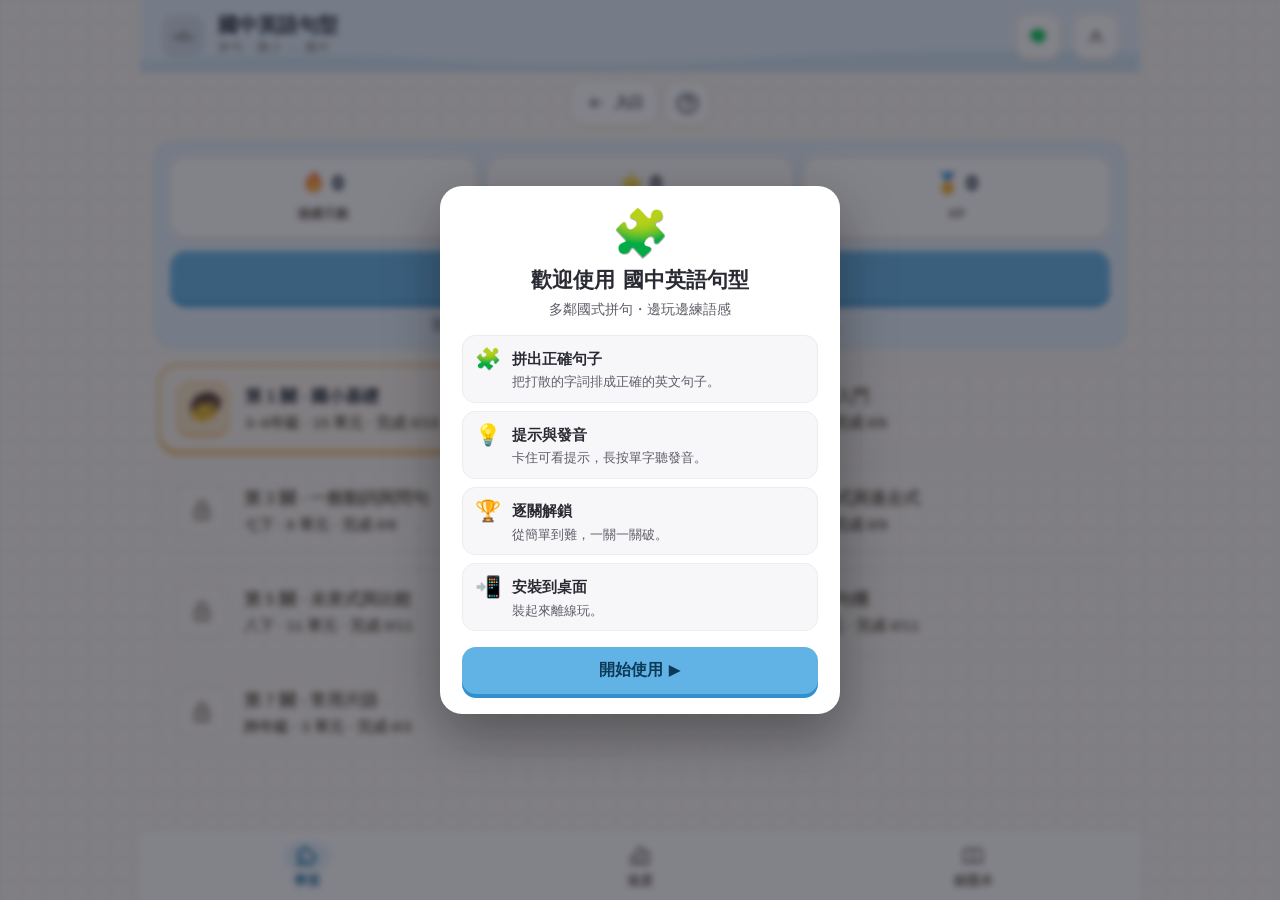
<file: index.html>
<!DOCTYPE html>
<html lang="zh-Hant">
<head>
<meta charset="UTF-8">
<link rel="canonical" href="https://fullmodel-star.github.io/englishS/">
<meta property="og:type" content="website">
<meta property="og:url" content="https://fullmodel-star.github.io/englishS/">
<meta property="og:site_name" content="國中英語句型｜稜線">
<meta property="og:title" content="國中英語句型｜稜線">
<meta property="og:description" content="多鄰國式拼句練習，依課綱附錄句型設計。">
<meta property="og:image" content="https://fullmodel-star.github.io/englishS/og-englishS.png?v=20260908b">
<meta property="og:image:type" content="image/png">
<meta property="og:image:width" content="1200">
<meta property="og:image:height" content="630">
<meta property="og:image:alt" content="國中英語句型｜稜線">
<meta name="twitter:card" content="summary_large_image">
<meta name="twitter:title" content="國中英語句型｜稜線">
<meta name="twitter:description" content="多鄰國式拼句練習，依課綱附錄句型設計。">
<meta name="twitter:image" content="https://fullmodel-star.github.io/englishS/og-englishS.png?v=20260908b">
<meta name="twitter:image:alt" content="國中英語句型｜稜線">

<meta name="viewport" content="width=device-width, initial-scale=1.0, ">
<meta name="theme-color" content="#F0E9F4">
<link rel="manifest" href="manifest.json">
<link rel="icon" href="favicon.svg" type="image/svg+xml">
<link rel="stylesheet" href="ridgeline-ui.css">
<link rel="apple-touch-icon" href="apple-touch-icon.png">
<meta name="apple-mobile-web-app-capable" content="yes">
<meta name="mobile-web-app-capable" content="yes">
<meta name="apple-mobile-web-app-status-bar-style" content="default">
<meta name="apple-mobile-web-app-title" content="國中英語句型">
<title>國中英語句型</title>
<style>
  :root{
    /* 語意狀態色保留：正解綠 / 答錯紅 / 錯位金 */
    --green:#58cc02; --green-d:#4caf00; --green-l:#d7ffb8;
    --blue:#5bc0eb; --red:#ff6b81; --gold:#ffb703;
    /* 稜線識別 · theme-plum（梅紫）：品牌色改梅紫，紙背＋岩藍墨 */
    --brand:#7A4E8C; --brand-d:#653F75;
    --ink:#141E2B; --gray:#E4DDCE; --gray-d:#6E8BA3; --bg:#fff;
  }
  *{box-sizing:border-box;-webkit-tap-highlight-color:transparent}
  html,body{margin:0;height:100%}
  body{
    font-family:-apple-system,"Segoe UI","PingFang TC","Microsoft JhengHei",sans-serif;
    color:var(--ink);background:#F7F3EC;
    display:flex;flex-direction:column;align-items:center;overflow:hidden;user-select:none;
  }
  #app{width:100%;max-width:520px;height:100dvh;display:flex;flex-direction:column;position:relative;overflow:hidden}
  .screen{flex:1;overflow-y:auto;display:none;flex-direction:column}
  .screen.on{display:flex}
  .pad{padding:16px 18px 24px}
  .hdr{text-align:center;padding:20px 18px 6px}
  .hdr h1{font-size:24px;margin:0;color:var(--brand);letter-spacing:.5px}
  .hdr p{margin:5px 0 0;color:var(--gray-d);font-size:13px}
  .hero{margin:12px 14px 8px;border-radius:16px;padding:14px 16px 12px;color:var(--ink);text-align:center;
    background:var(--tint)}
  .hero h1{display:none}
  .hero p{display:none}
  .hero .stats{display:flex;gap:10px;margin-top:2px}
  .hero .stats .st{flex:1;background:#fff;border-radius:14px;padding:11px 4px;
    border:1px solid var(--line)}
  .hero .stats .st b{display:block;font-size:20px;font-weight:900;color:var(--brand)}
  .hero .stats .st small{font-size:13px;color:var(--gray-d);font-weight:600}

  /* ---- stage cards ---- */
  .card{position:relative;display:flex;align-items:center;gap:15px;border-radius:16px;padding:15px 16px;
    margin-bottom:15px;cursor:pointer;transition:transform .12s;--c:#43a047;background:#fff;
    border:1.5px solid color-mix(in srgb,var(--c) 30%,var(--line))}
  .card:active{transform:translateY(2px)}
  .card.cur{border:2px solid var(--c);background:color-mix(in srgb,var(--c) 6%,#fff)}
  .card.lockcard{cursor:default;background:#faf7f0;border-color:var(--line)}
  .ring{width:54px;height:54px;border-radius:15px;flex:none;display:grid;place-items:center;font-size:27px;
    color:#fff;background:var(--c)}
  .card.lockcard .ring{background:#e6e2d8;filter:grayscale(1);font-size:22px;opacity:.6}
  .ring i{display:contents}
  .card .info{flex:1;min-width:0}
  .card .info b{font-size:16.5px;display:block;font-weight:800;color:#363636}
  .card.lockcard .info b{color:#a2a2a2}
  .card .info small{font-size:13px;display:block;margin-top:3px;font-weight:600;color:#9c9c9c}
  .card .arw{font-size:24px;font-weight:800;color:var(--c)}

  /* ---- unit path ---- */
  .backbar{display:flex;align-items:center;gap:8px;padding:16px 16px 8px;font-weight:800;font-size:17px}
  .backbar button{font-size:26px;background:none;border:none;cursor:pointer;color:var(--gray-d);line-height:1;
    min-width:44px;min-height:44px;display:grid;place-items:center;margin-left:-8px}
  .path{padding:8px 16px 30px}
  .unode{display:flex;align-items:center;gap:13px;background:#fff;border-radius:16px;padding:13px 14px;
    margin-bottom:12px;border:1.5px solid var(--line);--c:#7ac74f}
  .unode.open{cursor:pointer;transition:transform .1s}
  .unode.open:active{transform:scale(.98)}
  .unode.cur{border:2px solid var(--c)}
  .unode .udot{width:50px;height:50px;border-radius:15px;flex:none;display:grid;place-items:center;
    font-size:25px;color:#fff;background:var(--c)}
  .unode.lock .udot{background:#e6e2d8;font-size:20px;filter:grayscale(1) opacity(.55)}
  .unode .ulab{flex:1;min-width:0}
  .unode .ulab b{font-size:15.5px;font-weight:800;display:block}
  .unode.lock .ulab b{color:#a6a6a6}
  .unode .ulab small{color:#707070;font-size:13px;display:block;margin-top:3px}
  .unode .ust{flex:none;font-weight:800}
  .unode .ust .st-star{color:var(--gold);letter-spacing:1px;font-size:14px}
  .unode .ust .st-go{background:var(--c);color:#fff;border-radius:12px;padding:6px 15px;font-size:13px}
  .unode .ust .st-lock{color:#d2d2d2;font-size:20px}

  /* ---- progress dashboard ---- */
  .big-ring{width:130px;height:130px;border-radius:50%;margin:6px auto 2px;display:grid;place-items:center;
    background:conic-gradient(var(--brand) var(--p),var(--gray) 0)}
  .big-ring i{width:104px;height:104px;border-radius:50%;background:#fff;display:grid;place-items:center;
    flex-direction:column;font-style:normal;text-align:center}
  .big-ring i b{font-size:28px;color:var(--brand)} .big-ring i small{color:var(--gray-d);font-size:13px}
  .kpis{display:flex;gap:10px;margin:14px 0}
  .kpi{flex:1;background:#fff;border:2px solid var(--gray);border-bottom-width:4px;border-radius:14px;
    padding:12px 6px;text-align:center}
  .kpi b{display:block;font-size:22px} .kpi small{color:var(--gray-d);font-size:13px}
  .sec-t{font-weight:800;margin:18px 0 8px;font-size:15px}
  .prow{background:#fff;border:1px solid var(--line);border-radius:14px;padding:12px 14px;margin-bottom:11px}
  .prow .pr-top{display:flex;justify-content:space-between;align-items:center;margin-bottom:8px}
  .prow .nm{font-weight:800;font-size:14.5px;display:flex;align-items:center;gap:7px}
  .prow .pc{color:var(--gray-d);font-weight:700;font-size:13px;flex:none}
  .prow .tb{height:12px;background:var(--gray);border-radius:6px;overflow:hidden}
  .prow .tb>i{display:block;height:100%;border-radius:6px;min-width:0;transition:width .4s}

  /* ---- mistakes ---- */
  .mist-hero{text-align:center;padding:10px 0 4px}
  .mist-hero .n{font-size:44px;font-weight:800;color:var(--red)}
  .mi{background:#fff;border:2px solid var(--gray);border-radius:12px;padding:10px 12px;margin-bottom:8px}
  .mi .zh{font-weight:700;font-size:15px}
  .mi .en{color:#6b6b6b;font-size:13.5px;margin-top:3px}
  .mi .box{float:right;font-size:13px;color:#fff;background:var(--gold);border-radius:8px;padding:2px 7px;font-weight:700}
  .empty{text-align:center;color:var(--gray-d);padding:50px 20px;font-size:14px;line-height:1.8}

  /* ---- lesson ---- */
  #lesson{padding:12px 16px 16px}
  .top{display:flex;align-items:center;gap:12px;margin-bottom:4px}
  .x{font-size:26px;color:var(--gray-d);background:none;border:none;cursor:pointer;line-height:1;
    min-width:44px;min-height:44px;display:grid;place-items:center}
  .bar{flex:1;height:14px;background:var(--gray);border-radius:8px;overflow:hidden}
  .bar>i{display:block;height:100%;background:var(--brand);border-radius:8px;width:0;transition:width .3s}
  .hearts{color:var(--red);font-weight:800;font-size:16px;min-width:34px;text-align:right}
  .qwrap{flex:1;display:flex;flex-direction:column;padding-top:14px}
  .qright{display:flex;flex-direction:column;flex:1;min-height:0}
  .qhint{display:flex;align-items:center;gap:8px;font-size:13px;color:var(--gray-d);margin-bottom:8px}
  .lchip{margin-left:auto;border:2px solid var(--blue);color:var(--blue);border-radius:20px;
    padding:3px 10px;font-size:13px;font-weight:700;cursor:pointer;background:#fff}
  .lchip.on{background:var(--blue);color:#fff}
  .speak{display:flex;align-items:center;gap:14px;margin-bottom:8px}
  .spk-btn{width:60px;height:60px;border-radius:16px;border:2px solid var(--blue);border-bottom-width:5px;
    background:var(--blue);color:#fff;font-size:26px;cursor:pointer;flex:none}
  .spk-btn:active{transform:translateY(2px);border-bottom-width:3px}
  .zh{font-size:22px;font-weight:700;line-height:1.4}
  .answer{margin-top:18px;min-height:96px;border:2px dashed #e0e0e0;border-radius:16px;background:#fafbf8;
    padding:13px;display:flex;flex-wrap:wrap;gap:9px;align-content:flex-start;position:relative}
  .answer:empty::before{content:"👇 點下方詞塊，依序排出句子";position:absolute;left:15px;top:16px;
    color:#a0a0a0;font-size:13px;font-weight:600}
  .bank{margin-top:22px;display:flex;flex-wrap:wrap;gap:10px;justify-content:center;min-height:56px}
  .tile{background:#fff;border:2px solid var(--gray);border-bottom-width:4px;border-radius:13px;
    padding:10px 15px;font-size:20px;cursor:pointer;transition:transform .06s;font-weight:600}
  .tile:active{transform:translateY(2px)}
  .tile.hole{background:var(--gray);border-color:var(--gray);color:transparent;pointer-events:none}
  .tile.punc{color:var(--gray-d)}
  .tile.glow{border-color:#e69500;background:#fff7e6;color:#b36b00;animation:glowpulse .6s ease-in-out 4}
  @keyframes glowpulse{0%,100%{box-shadow:0 0 0 0 rgba(230,149,0,.0);transform:none}
    50%{box-shadow:0 0 0 6px rgba(230,149,0,.28);transform:translateY(-2px)}}
  .check{margin-top:auto;padding-top:16px}
  .btn{width:100%;padding:15px;border:none;border-radius:16px;font-size:17px;font-weight:800;cursor:pointer;
    color:#fff;background:var(--gray-d);border-bottom:5px solid rgba(0,0,0,.18)}
  .btn.go{background:var(--brand);border-bottom-color:var(--brand-d)}
  .btn:disabled{opacity:.55} .btn:active{transform:translateY(2px);border-bottom-width:2px}
  .sheet{position:absolute;left:0;right:0;bottom:0;padding:18px 16px 22px;border-radius:22px 22px 0 0;
    transform:translateY(110%);transition:transform .25s;z-index:20}
  .sheet.show{transform:translateY(0)}
  .sheet.ok{background:var(--green-l)} .sheet.no{background:#ffdfe0}
  .sheet .hd{display:flex;align-items:center;gap:10px;font-weight:800;font-size:19px}
  .sheet.ok .hd{color:var(--green-d)} .sheet.no .hd{color:var(--red)}
  .sheet .sol{margin:8px 0 14px;font-size:15px}
  .shake{animation:sh .35s}
  @keyframes sh{0%,100%{transform:translateX(0)}20%,60%{transform:translateX(-7px)}40%,80%{transform:translateX(7px)}}

  /* ---- done ---- */
  #done{align-items:center;justify-content:center;text-align:center;padding:30px;gap:6px}
  #done .big{font-size:66px} #done h2{margin:4px 0;color:var(--brand)}
  #done .stat{display:flex;gap:14px;margin:16px 0 26px}
  #done .stat div{background:#fff;border:2px solid var(--gray);border-bottom-width:4px;border-radius:16px;padding:12px 20px}
  #done .stat b{display:block;font-size:24px} #done .stat small{color:var(--gray-d)}

  /* ---- bottom nav ---- */
  nav{display:flex;border-top:2px solid var(--gray);background:#fff}
  nav.hide{display:none}
  nav button{flex:1;background:none;border:none;padding:11px 0 10px;cursor:pointer;color:var(--gray-d);
    font-size:13px;font-weight:700;display:flex;flex-direction:column;align-items:center;gap:2px}
  nav button .ni{font-size:21px}
  nav button.act{color:var(--brand)}
  .badge{position:relative}
  .badge[data-n]:not([data-n="0"])::after{content:attr(data-n);position:absolute;top:-3px;right:50%;
    transform:translateX(18px);background:var(--red);color:#fff;font-size:13px;border-radius:9px;padding:0 5px;font-weight:800}

  /* 題目 emoji 輔助 */
  .qemoji{font-size:44px;text-align:center;line-height:1;margin-bottom:6px;min-height:0}
  .qemoji:empty{display:none}
  /* 已排入答題框的詞塊：藍色描邊區分 + 排入微動畫 */
  .answer .tile{border-color:var(--brand);background:var(--tint);color:var(--brand-d);animation:pop .14s ease}
  .tile.bad{border-color:var(--red)!important;background:#ffe9ec!important;color:var(--red)!important}
  @keyframes pop{0%{transform:scale(.7);opacity:.3}100%{transform:scale(1);opacity:1}}
  /* 提示鈕 + 檢查鈕並排 */
  .check{display:flex;gap:10px}
  .check .btn{flex:1;width:auto}
  .btn.hint{flex:none!important;padding:15px 16px;background:#fff;color:#e69500;
    border:2px solid var(--gold);border-bottom:5px solid #e0a000}
  /* 愛心用完彈窗 */
  .modal-wrap{position:absolute;inset:0;background:rgba(0,0,0,.45);display:none;
    align-items:center;justify-content:center;z-index:50;padding:24px}
  .modal-wrap.show{display:flex}
  .modal{background:#fff;border-radius:20px;padding:26px 22px;max-width:340px;width:100%;text-align:center;
    border:1px solid var(--line);animation:pop .2s ease}
  .modal .m-emoji{font-size:52px}
  .modal .m-title{font-size:21px;font-weight:800;margin:8px 0 6px}
  .modal .m-msg{color:#888;font-size:13.5px;margin-bottom:20px;line-height:1.6}

  /* ===== 平板／橫式 寬螢幕自適應 ===== */
  @media (min-width:700px){
    #app{max-width:1000px}
    /* 首頁關卡卡片：雙欄 */
    #learn .pad{display:grid;grid-template-columns:1fr 1fr;column-gap:18px;align-content:start}
    /* 單元路徑：雙欄 */
    .path{display:grid;grid-template-columns:1fr 1fr;column-gap:16px;align-content:start}
    /* 進度／錯題本：置中不要拉太寬 */
    #progress .pad,#mistakes .pad{max-width:700px;margin:0 auto;width:100%}
    #progress .kpis .kpi b{font-size:24px}
    /* 課程：寬螢幕改「置中單欄(加寬)」，避免雙欄左側空蕩 */
    #lesson{align-items:center}
    #lesson .top,#lesson .qwrap{width:100%;max-width:660px}
    .qleft{text-align:center;margin-top:8px}
    .qleft .speak{justify-content:center;gap:16px}
    .qleft .spk-btn{width:72px;height:72px;font-size:32px}
    .qleft .zh{font-size:28px}
    .qemoji{font-size:56px;margin-bottom:10px}
    .answer{min-height:110px}
  }
  #installBar{position:fixed;left:50%;transform:translateX(-50%);bottom:calc(66px + env(safe-area-inset-bottom));z-index:50;width:calc(100% - 24px);max-width:440px}
  #installBar:empty{display:none}
  #installBar .install-btn{display:block;width:100%;border:0;border-radius:14px;padding:13px 15px;font-size:15px;font-weight:800;cursor:pointer;background:var(--brand);color:#fff}
  #installBar .install-btn.sec{background:var(--tint);color:var(--brand)}
  #installBar .install-tip{background:#fff7e6;border:1px solid #ffe0a3;border-radius:14px;padding:13px;font-size:13px;line-height:1.85;color:#5a4a1a}
  #installBar .install-x{display:inline-block;margin-top:6px;color:var(--brand);font-weight:800;cursor:pointer}

  /* ---- 稜線識別：masthead 顯示規則 ---- */
  .rl-appbar{border-bottom:1px solid var(--line);flex:none}
  #app:has(nav.hide) .rl-appbar{display:none}

</style>
<link rel="icon" type="image/png" sizes="192x192" href="icon-192.png">
<link rel="icon" type="image/png" sizes="512x512" href="icon-512.png">
<!--LIVELY_START--><link rel="stylesheet" href="lively-core.css"><link rel="stylesheet" href="lively-engine.css"><link rel="stylesheet" href="lively-theme.css"><!--LIVELY_END-->
<!--RL_DISC_START--><style>.rl-disc{display:block}.rl-disc>summary{display:flex;align-items:center;justify-content:center;gap:6px;width:fit-content;margin:0 auto;min-height:36px;padding:6px 14px;box-sizing:border-box;border:1px solid rgba(130,130,130,.35);border-radius:999px;font-size:13px;letter-spacing:1px;line-height:1.4;cursor:pointer;list-style:none;color:inherit;-webkit-tap-highlight-color:transparent;-webkit-user-select:none;user-select:none}.rl-disc>summary::-webkit-details-marker{display:none}.rl-disc>summary::after{content:"\203A";display:inline-block;font-size:16px;line-height:1;transition:transform .2s}.rl-disc[open]>summary::after{transform:rotate(90deg)}.rl-disc>summary:hover{border-color:rgba(130,130,130,.6)}.rl-disc>summary:focus-visible{outline:2px solid currentColor;outline-offset:2px}.rl-disc>.rl-disc-body{margin:10px 0 0;text-align:justify}</style><!--RL_DISC_END--></head>
<body>
<div id="app" class="theme-plum">

  <!-- 稜線識別 masthead（取代原漸層頁首 hero 標題） -->
  <header class="rl-appbar">
    <span class="rl-mark"><img class="rl-glyph" src="rl-mark-everest-navy.png" width="30" height="30" alt="" style="object-fit:contain"></span>
    <div>
      <div class="rl-title">國中英語句型</div>
      <div class="rl-sub">拼句・國小 → 國中</div>
    </div>
    <span class="rl-spacer"></span>
  </header>

  <!-- 學習 -->
  <section id="learn" class="screen on"></section>

  <!-- 進度 -->
  <section id="progress" class="screen"></section>

  <!-- 錯題本 -->
  <section id="mistakes" class="screen"></section>

  <!-- 課程 -->
  <section id="lesson" class="screen">
    <div class="top">
      <button class="x" onclick="quit()">✕</button>
      <div class="bar"><i id="pbar"></i></div>
      <div class="hearts" id="hearts">❤ <span id="hp">5</span></div>
    </div>
    <div class="qwrap">
      <div class="qhint"><span id="qtag">把中文翻成英文</span>
        <span class="lchip" id="lchip" onclick="toggleListen()">👂 聽力</span></div>
      <div class="qleft">
        <div class="qemoji" id="qemoji"></div>
        <div class="speak"><button class="spk-btn" onclick="speakCur()">🔊</button>
          <div class="zh" id="zh"></div></div>
      </div>
      <div class="qright">
        <div class="answer" id="answer"></div>
        <div class="bank" id="bank"></div>
        <div class="check">
          <button class="btn hint" id="hintBtn" onclick="hint()">💡 提示</button>
          <button class="btn" id="checkBtn" onclick="check()" disabled>檢查</button>
        </div>
      </div>
    </div>
    <div class="sheet" id="sheet">
      <div class="hd" id="sheetHd"></div>
      <div class="sol" id="sheetSol"></div>
      <button class="btn go" onclick="nextQ()">繼續</button>
    </div>
  </section>

  <!-- 完成 -->
  <section id="done" class="screen">
    <div class="big" id="doneEmoji">🎉</div>
    <h2 id="doneTitle">完成！</h2>
    <div class="stat">
      <div><b id="dXp">0</b><small>經驗值</small></div>
      <div><b id="dAcc">0%</b><small>正確率</small></div>
    </div>
    <button class="btn go" style="max-width:260px" onclick="quit()">返回</button>
  </section>

  <!-- 愛心用完彈窗 -->
  <div id="modal" class="modal-wrap"><div class="modal">
    <div class="m-emoji">💛</div>
    <div class="m-title">愛心用完了！</div>
    <div class="m-msg">沒關係，休息一下～<br>要補滿愛心繼續，還是先離開？</div>
    <button class="btn go" onclick="modalContinue()">補滿愛心，繼續 ❤❤❤</button>
    <button class="btn" style="margin-top:10px;background:#eee;color:#777;border-bottom-color:#dcdcdc" onclick="modalQuit()">離開本關</button>
  </div></div>

  <div id="installBar"></div>

  <!-- 底部分頁 -->
  <nav id="nav">
    <button id="navLearn" class="act" onclick="showTab('learn')"><span class="ni">🧩</span>學習</button>
    <button id="navProg" onclick="showTab('progress')"><span class="ni">📊</span>進度</button>
    <button id="navMist" class="badge" data-n="0" onclick="showTab('mistakes')"><span class="ni">📕</span>錯題本</button>
  </nav>
</div>

<script>
const STAGES = [{"title": "國小基礎", "icon": "🧒", "grade": "3–6年級", "color": "#e8930a", "units": [{"name": "打招呼與問候", "cat": "溝通功能", "grade": "國小", "qs": [{"zh": "哈囉。", "t": ["Hello", "."], "d": ["hi", "are"]}, {"zh": "早安。", "t": ["Good", "morning", "."], "d": ["morn", "night"]}, {"zh": "你好嗎？", "t": ["How", "are", "you", "?"], "d": ["is", "am"]}, {"zh": "我很好，謝謝你。", "t": ["I", "am", "fine", ",", "thank", "you", "."], "d": ["is", "are"]}, {"zh": "很高興認識你。", "t": ["Nice", "to", "meet", "you", "."], "d": ["meat", "see"]}, {"zh": "再見。", "t": ["Goodbye", "."], "d": ["hello", "bye"]}, {"zh": "待會見。", "t": ["See", "you", "later", "."], "d": ["sees", "seen"]}, {"zh": "晚安。", "t": ["Good", "night", "."], "d": ["morning", "day"]}, {"zh": "下午好。", "t": ["Good", "afternoon", "."], "d": ["evening", "noon"]}, {"zh": "你好嗎？我很好。", "t": ["How", "are", "you", "?", "I", "am", "good", "."], "d": ["is"]}], "icon": "👋", "color": "#e8930a"}, {"name": "自我介紹", "cat": "溝通功能", "grade": "國小", "qs": [{"zh": "我是艾咪。", "t": ["I", "am", "Amy", "."], "d": ["is", "are"]}, {"zh": "我十歲。", "t": ["I", "am", "ten", "years", "old", "."], "d": ["is", "have"]}, {"zh": "這是我的朋友。", "t": ["This", "is", "my", "friend", "."], "d": ["these", "are"]}, {"zh": "我的名字是湯姆。", "t": ["My", "name", "is", "Tom", "."], "d": ["am", "are"]}, {"zh": "我來自台灣。", "t": ["I", "am", "from", "Taiwan", "."], "d": ["is", "are"]}, {"zh": "她是我的老師。", "t": ["She", "is", "my", "teacher", "."], "d": ["am", "are"]}, {"zh": "他是我的爸爸。", "t": ["He", "is", "my", "father", "."], "d": ["am", "are"]}, {"zh": "我是一個學生。", "t": ["I", "am", "a", "student", "."], "d": ["an", "is"]}, {"zh": "很高興見到你，我是莉莉。", "t": ["Nice", "to", "see", "you", ",", "I", "am", "Lily", "."], "d": ["is", "are"]}, {"zh": "這是我的媽媽。", "t": ["This", "is", "my", "mother", "."], "d": ["these", "are"]}], "icon": "🙋", "color": "#e8930a"}, {"name": "這是什麼·教室物品", "cat": "溝通功能", "grade": "國小", "qs": [{"zh": "這是什麼？", "t": ["What", "is", "this", "?"], "d": ["are", "these"]}, {"zh": "它是一隻狗。", "t": ["It", "is", "a", "dog", "."], "d": ["an", "are"]}, {"zh": "這是一枝筆嗎？", "t": ["Is", "this", "a", "pen", "?"], "d": ["are", "these"]}, {"zh": "是的，它是。", "t": ["Yes", ",", "it", "is", "."], "d": ["are", "am"]}, {"zh": "這是一本書。", "t": ["This", "is", "a", "book", "."], "d": ["an", "these"]}, {"zh": "它是一個書包。", "t": ["It", "is", "a", "bag", "."], "d": ["an", "are"]}, {"zh": "那是一張桌子。", "t": ["That", "is", "a", "desk", "."], "d": ["these", "are"]}, {"zh": "這是一顆蘋果嗎？", "t": ["Is", "this", "an", "apple", "?"], "d": ["a", "are"]}, {"zh": "不，它不是。", "t": ["No", ",", "it", "is", "not", "."], "d": ["are", "am"]}, {"zh": "這是什麼？它是一支尺。", "t": ["What", "is", "this", "?", "It", "is", "a", "ruler", "."], "d": ["are", "an"]}], "icon": "❓", "color": "#e8930a"}, {"name": "指示詞 this/that", "cat": "指示詞", "grade": "國小", "qs": [{"zh": "這是一本書。", "t": ["This", "is", "a", "book", "."], "d": ["these", "are"]}, {"zh": "那是一隻貓。", "t": ["That", "is", "a", "cat", "."], "d": ["those", "are"]}, {"zh": "這些是蘋果。", "t": ["These", "are", "apples", "."], "d": ["this", "is"]}, {"zh": "那些是鳥。", "t": ["Those", "are", "birds", "."], "d": ["that", "is"]}, {"zh": "這是我的書包。", "t": ["This", "is", "my", "bag", "."], "d": ["these", "mine"]}, {"zh": "那是一朵花。", "t": ["That", "is", "a", "flower", "."], "d": ["those", "an"]}, {"zh": "這些是我的鉛筆。", "t": ["These", "are", "my", "pencils", "."], "d": ["this", "mine"]}, {"zh": "那些是狗。", "t": ["Those", "are", "dogs", "."], "d": ["that", "is"]}, {"zh": "這是一顆蛋。", "t": ["This", "is", "an", "egg", "."], "d": ["these", "a"]}, {"zh": "那是一輛車。", "t": ["That", "is", "a", "car", "."], "d": ["those", "are"]}], "icon": "👉", "color": "#e8930a"}, {"name": "我有·這是誰的", "cat": "溝通功能", "grade": "國小", "qs": [{"zh": "我有一隻貓。", "t": ["I", "have", "a", "cat", "."], "d": ["has", "an"]}, {"zh": "你有一隻狗嗎？", "t": ["Do", "you", "have", "a", "dog", "?"], "d": ["does", "has"]}, {"zh": "它是我的。", "t": ["It", "is", "mine", "."], "d": ["my", "are"]}, {"zh": "這是誰的？", "t": ["Whose", "is", "this", "?"], "d": ["who", "these"]}, {"zh": "它是我的書。", "t": ["It", "is", "my", "book", "."], "d": ["mine", "are"]}, {"zh": "我有兩枝筆。", "t": ["I", "have", "two", "pens", "."], "d": ["has", "pen"]}, {"zh": "她有一個書包。", "t": ["She", "has", "a", "bag", "."], "d": ["have", "an"]}, {"zh": "這枝筆是你的嗎？", "t": ["Is", "this", "pen", "yours", "?"], "d": ["your", "are"]}, {"zh": "這是誰的書？", "t": ["Whose", "book", "is", "this", "?"], "d": ["who", "these"]}, {"zh": "我沒有貓。", "t": ["I", "do", "not", "have", "a", "cat", "."], "d": ["does", "has"]}], "icon": "🎒", "color": "#e8930a"}, {"name": "我喜歡·我想要", "cat": "溝通功能", "grade": "國小", "qs": [{"zh": "我喜歡蘋果。", "t": ["I", "like", "apples", "."], "d": ["likes", "liking"]}, {"zh": "我不喜歡魚。", "t": ["I", "do", "not", "like", "fish", "."], "d": ["does", "likes"]}, {"zh": "你喜歡狗嗎？", "t": ["Do", "you", "like", "dogs", "?"], "d": ["does", "likes"]}, {"zh": "是的，我喜歡。", "t": ["Yes", ",", "I", "do", "."], "d": ["does", "am"]}, {"zh": "我想要一些水。", "t": ["I", "want", "some", "water", "."], "d": ["wants", "a"]}, {"zh": "她喜歡貓。", "t": ["She", "likes", "cats", "."], "d": ["like", "liking"]}, {"zh": "我喜歡我的老師。", "t": ["I", "like", "my", "teacher", "."], "d": ["likes", "mine"]}, {"zh": "你想要一些牛奶嗎？", "t": ["Do", "you", "want", "some", "milk", "?"], "d": ["does", "wants"]}, {"zh": "我想要一個蘋果。", "t": ["I", "want", "an", "apple", "."], "d": ["wants", "a"]}, {"zh": "他不喜歡雨。", "t": ["He", "does", "not", "like", "rain", "."], "d": ["do", "likes"]}], "icon": "❤️", "color": "#e8930a"}, {"name": "Be動詞·情緒外表", "cat": "溝通功能", "grade": "國小", "qs": [{"zh": "我很開心。", "t": ["I", "am", "happy", "."], "d": ["is", "are"]}, {"zh": "他很高。", "t": ["He", "is", "tall", "."], "d": ["am", "are"]}, {"zh": "她是我的姐姐。", "t": ["She", "is", "my", "sister", "."], "d": ["are", "am"]}, {"zh": "他們很可愛。", "t": ["They", "are", "cute", "."], "d": ["is", "am"]}, {"zh": "你還好嗎？", "t": ["Are", "you", "OK", "?"], "d": ["Is", "Am"]}, {"zh": "我很累。", "t": ["I", "am", "tired", "."], "d": ["is", "are"]}, {"zh": "我們很忙。", "t": ["We", "are", "busy", "."], "d": ["is", "am"]}, {"zh": "這隻狗很小。", "t": ["The", "dog", "is", "small", "."], "d": ["are", "am"]}, {"zh": "我不難過。", "t": ["I", "am", "not", "sad", "."], "d": ["is", "are"]}, {"zh": "你的朋友友善嗎？", "t": ["Is", "your", "friend", "friendly", "?"], "d": ["Are", "Am"]}], "icon": "😊", "color": "#e8930a"}, {"name": "能力 Can", "cat": "助動詞", "grade": "國小", "qs": [{"zh": "我會游泳。", "t": ["I", "can", "swim", "."], "d": ["cans", "am"]}, {"zh": "你會跑嗎？", "t": ["Can", "you", "run", "?"], "d": ["Do", "cans"]}, {"zh": "是的，我會。", "t": ["Yes", ",", "I", "can", "."], "d": ["cans", "do"]}, {"zh": "不，我不會。", "t": ["No", ",", "I", "can't", "."], "d": ["cans", "don't"]}, {"zh": "她會唱歌。", "t": ["She", "can", "sing", "."], "d": ["cans", "is"]}, {"zh": "他會跳嗎？", "t": ["Can", "he", "jump", "?"], "d": ["Does", "cans"]}, {"zh": "我不會飛。", "t": ["I", "can", "not", "fly", "."], "d": ["cans", "don't"]}, {"zh": "我們會跳舞。", "t": ["We", "can", "dance", "."], "d": ["cans", "are"]}, {"zh": "你會說英語嗎？", "t": ["Can", "you", "speak", "English", "?"], "d": ["Do", "cans"]}, {"zh": "這隻鳥會唱歌。", "t": ["The", "bird", "can", "sing", "."], "d": ["cans", "is"]}], "icon": "💪", "color": "#e8930a"}, {"name": "數字與數量", "cat": "數量詞", "grade": "國小", "qs": [{"zh": "有多少本書？", "t": ["How", "many", "books", "?"], "d": ["much"]}, {"zh": "我有三本書。", "t": ["I", "have", "three", "books", "."], "d": ["has", "book"]}, {"zh": "有五隻貓。", "t": ["There", "are", "five", "cats", "."], "d": ["is", "much"]}, {"zh": "我看見兩隻狗。", "t": ["I", "see", "two", "dogs", "."], "d": ["sees", "much"]}, {"zh": "你有多少支筆？", "t": ["How", "many", "pens", "do", "you", "have", "?"], "d": ["much", "has"]}, {"zh": "我有一顆蘋果。", "t": ["I", "have", "one", "apple", "."], "d": ["has", "apples"]}, {"zh": "桌上有四個杯子。", "t": ["There", "are", "four", "cups", "."], "d": ["is", "much"]}, {"zh": "她有六支鉛筆。", "t": ["She", "has", "six", "pencils", "."], "d": ["have", "much"]}, {"zh": "有多少個學生？", "t": ["How", "many", "students", "?"], "d": ["much"]}, {"zh": "我們有十本書。", "t": ["We", "have", "ten", "books", "."], "d": ["has", "much"]}], "icon": "🔢", "color": "#e8930a"}, {"name": "顏色與外觀", "cat": "主題", "grade": "國小", "qs": [{"zh": "它是什麼顏色？", "t": ["What", "color", "is", "it", "?"], "d": ["are", "colors"]}, {"zh": "它是紅色的。", "t": ["It", "is", "red", "."], "d": ["are", "am"]}, {"zh": "我喜歡藍色。", "t": ["I", "like", "blue", "."], "d": ["likes", "am"]}, {"zh": "這顆球很大。", "t": ["The", "ball", "is", "big", "."], "d": ["are", "am"]}, {"zh": "這是一個新書包。", "t": ["It", "is", "a", "new", "bag", "."], "d": ["are", "an"]}, {"zh": "它們是綠色的。", "t": ["They", "are", "green", "."], "d": ["is", "am"]}, {"zh": "我的貓是黑色的。", "t": ["My", "cat", "is", "black", "."], "d": ["are", "am"]}, {"zh": "這朵花很小。", "t": ["The", "flower", "is", "small", "."], "d": ["are", "am"]}, {"zh": "你喜歡黃色嗎？", "t": ["Do", "you", "like", "yellow", "?"], "d": ["Are", "likes"]}, {"zh": "這輛車是白色的。", "t": ["The", "car", "is", "white", "."], "d": ["are", "am"]}], "icon": "🎨", "color": "#e8930a"}, {"name": "時間·星期·天氣", "cat": "溝通功能", "grade": "國小", "qs": [{"zh": "現在幾點？", "t": ["What", "time", "is", "it", "?"], "d": ["are", "day"]}, {"zh": "現在七點。", "t": ["It", "is", "seven", "o'clock", "."], "d": ["are", "am"]}, {"zh": "今天星期幾？", "t": ["What", "day", "is", "it", "today", "?"], "d": ["are", "time"]}, {"zh": "今天星期一。", "t": ["It", "is", "Monday", "."], "d": ["are", "monday"]}, {"zh": "天氣如何？", "t": ["How", "is", "the", "weather", "?"], "d": ["are", "What"]}, {"zh": "天氣晴朗。", "t": ["It", "is", "sunny", "."], "d": ["are", "am"]}, {"zh": "今天下雨。", "t": ["It", "is", "rainy", "today", "."], "d": ["are", "am"]}, {"zh": "現在八點。", "t": ["It", "is", "eight", "o'clock", "."], "d": ["are", "am"]}, {"zh": "今天星期五。", "t": ["It", "is", "Friday", "."], "d": ["are", "friday"]}, {"zh": "外面很冷。", "t": ["It", "is", "cold", "."], "d": ["are", "am"]}], "icon": "🕐", "color": "#e8930a"}, {"name": "日常動作·教室用語", "cat": "溝通功能", "grade": "國小", "qs": [{"zh": "我七點起床。", "t": ["I", "get", "up", "at", "seven", "."], "d": ["gets", "am"]}, {"zh": "他正在跑步。", "t": ["He", "is", "running", "."], "d": ["are", "run"]}, {"zh": "你在做什麼？", "t": ["What", "are", "you", "doing", "?"], "d": ["is", "do"]}, {"zh": "請起立。", "t": ["Stand", "up", "."], "d": ["Stands", "Standing"]}, {"zh": "請坐下。", "t": ["Sit", "down", "."], "d": ["Sits", "Sitting"]}, {"zh": "謝謝你。", "t": ["Thank", "you", "."], "d": ["Thanks you", "Thanking"]}, {"zh": "我們走吧。", "t": ["Let's", "go", "."], "d": ["Lets", "going"]}, {"zh": "她正在讀書。", "t": ["She", "is", "reading", "."], "d": ["are", "read"]}, {"zh": "請打開你的書。", "t": ["Open", "your", "book", "."], "d": ["Opens", "Opening"]}, {"zh": "我在吃午餐。", "t": ["I", "am", "eating", "lunch", "."], "d": ["is", "eat"]}], "icon": "🏫", "color": "#e8930a"}, {"name": "購物與價錢", "cat": "溝通功能", "grade": "國小", "icon": "🛒", "color": "#e8930a", "qs": [{"zh": "這個多少錢？", "t": ["How", "much", "is", "it", "?"], "d": ["many", "are"]}, {"zh": "它是五十元。", "t": ["It", "is", "fifty", "dollars", "."], "d": ["are", "many"]}, {"zh": "它們多少錢？", "t": ["How", "much", "are", "they", "?"], "d": ["is", "many"]}, {"zh": "我想要買一頂帽子。", "t": ["I", "want", "to", "buy", "a", "hat", "."], "d": ["an", "the"]}, {"zh": "這給你。", "t": ["Here", "you", "are", "."], "d": ["is", "am"]}, {"zh": "它是十元。", "t": ["It", "is", "ten", "dollars", "."], "d": ["are", "many"]}, {"zh": "這本書多少錢？", "t": ["How", "much", "is", "the", "book", "?"], "d": ["many", "are"]}, {"zh": "我想要一顆蘋果。", "t": ["I", "want", "an", "apple", "."], "d": ["a", "the"]}, {"zh": "它們是二十元。", "t": ["They", "are", "twenty", "dollars", "."], "d": ["is", "much"]}, {"zh": "這些筆多少錢？", "t": ["How", "much", "are", "the", "pens", "?"], "d": ["is", "many"]}]}, {"name": "問路與方位", "cat": "溝通功能", "grade": "國小", "icon": "🧭", "color": "#e8930a", "qs": [{"zh": "公園在哪裡？", "t": ["Where", "is", "the", "park", "?"], "d": ["are", "at"]}, {"zh": "它在那邊。", "t": ["It", "is", "over", "there", "."], "d": ["are", "here"]}, {"zh": "直直走。", "t": ["Go", "straight", "."], "d": ["turn", "left"]}, {"zh": "左轉。", "t": ["Turn", "left", "."], "d": ["right", "go"]}, {"zh": "右轉。", "t": ["Turn", "right", "."], "d": ["left", "go"]}, {"zh": "它在銀行隔壁。", "t": ["It", "is", "next", "to", "the", "bank", "."], "d": ["behind", "are"]}, {"zh": "它在學校後面。", "t": ["It", "is", "behind", "the", "school", "."], "d": ["next", "in"]}, {"zh": "廁所在哪裡？", "t": ["Where", "is", "the", "bathroom", "?"], "d": ["are", "here"]}, {"zh": "那些商店在哪裡？", "t": ["Where", "are", "the", "shops", "?"], "d": ["is", "there"]}, {"zh": "它在商店附近。", "t": ["It", "is", "near", "the", "store", "."], "d": ["behind", "are"]}]}, {"name": "邀約與客套", "cat": "溝通功能", "grade": "國小", "icon": "🎉", "color": "#e8930a", "qs": [{"zh": "我們走吧。", "t": ["Let's", "go", "."], "d": ["sure", "play"]}, {"zh": "當然好。", "t": ["Sure", "."], "d": ["yes", "okay"]}, {"zh": "我很抱歉。", "t": ["I", "am", "sorry", "."], "d": ["is", "are"]}, {"zh": "不好意思。", "t": ["Excuse", "me", "."], "d": ["you", "sorry"]}, {"zh": "不客氣。", "t": ["You", "are", "welcome", "."], "d": ["is", "am"]}, {"zh": "你想要喝點茶嗎？", "t": ["Would", "you", "like", "some", "tea", "?"], "d": ["do", "a"]}, {"zh": "我們一起玩吧。", "t": ["Let's", "play", "together", "."], "d": ["go", "sure"]}, {"zh": "你想要一片餅乾嗎？", "t": ["Would", "you", "like", "a", "cookie", "?"], "d": ["an", "some"]}, {"zh": "非常謝謝你。", "t": ["Thank", "you", "very", "much", "."], "d": ["welcome", "are"]}, {"zh": "我們去吃午餐吧。", "t": ["Let's", "eat", "lunch", "."], "d": ["go", "play"]}]}]}, {"title": "基礎入門", "color": "#3fb24f", "icon": "🌱", "grade": "七上", "units": [{"name": "Be 動詞直述句", "cat": "句子的分類", "grade": "7上", "qs": [{"zh": "我是學生。", "t": ["I", "am", "a", "student", "."], "d": ["is", "are"]}, {"zh": "她很高。", "t": ["She", "is", "tall", "."], "d": ["am", "are"]}, {"zh": "他們是我的朋友。", "t": ["They", "are", "my", "friends", "."], "d": ["is", "am"]}, {"zh": "這隻狗很小。", "t": ["This", "dog", "is", "small", "."], "d": ["are", "am"]}, {"zh": "你是一位好老師。", "t": ["You", "are", "a", "good", "teacher", "."], "d": ["is", "am"]}, {"zh": "我的爸爸是一位醫生。", "t": ["My", "father", "is", "a", "doctor", "."], "d": ["are", "am"]}, {"zh": "我們今天很開心。", "t": ["We", "are", "happy", "today", "."], "d": ["is", "am"]}, {"zh": "他是我最好的朋友。", "t": ["He", "is", "my", "best", "friend", "."], "d": ["are", "am"]}, {"zh": "這些蘋果是紅色的。", "t": ["These", "apples", "are", "red", "."], "d": ["is", "am"]}, {"zh": "我的老師和我都很忙。", "t": ["My", "teacher", "and", "I", "are", "busy", "."], "d": ["is", "am"]}], "icon": "🟰", "color": "#3fb24f"}, {"name": "名詞複數", "cat": "名詞", "grade": "7上", "qs": [{"zh": "兩隻貓", "t": ["two", "cats"], "d": ["cat"]}, {"zh": "一些書", "t": ["some", "books"], "d": ["book"]}, {"zh": "我有三個盒子。", "t": ["I", "have", "three", "boxes", "."], "d": ["box"]}, {"zh": "我看到很多男孩。", "t": ["I", "see", "many", "boys", "."], "d": ["boy"]}, {"zh": "她有兩隻手錶。", "t": ["She", "has", "two", "watches", "."], "d": ["watch"]}, {"zh": "桌上有一些蘋果。", "t": ["Some", "apples", "are", "on", "the", "table", "."], "d": ["apple"]}, {"zh": "我的書包裡有很多鉛筆。", "t": ["I", "have", "many", "pencils", "in", "my", "bag", "."], "d": ["pencil"]}, {"zh": "公園裡有一些孩子。", "t": ["Some", "children", "are", "in", "the", "park", "."], "d": ["child"]}, {"zh": "這家店賣很多玩具。", "t": ["This", "store", "sells", "many", "toys", "."], "d": ["toy"]}, {"zh": "我的媽媽在廚房洗兩個盤子。", "t": ["My", "mother", "washes", "two", "dishes", "in", "the", "kitchen", "."], "d": ["dish"]}], "icon": "🔢", "color": "#3fb24f"}, {"name": "冠詞 a / an", "cat": "冠詞", "grade": "7上", "qs": [{"zh": "一顆蘋果", "t": ["an", "apple"], "d": ["a"]}, {"zh": "一本書", "t": ["a", "book"], "d": ["an"]}, {"zh": "這是一顆蛋。", "t": ["This", "is", "an", "egg", "."], "d": ["a"]}, {"zh": "他是一位老師。", "t": ["He", "is", "a", "teacher", "."], "d": ["an"]}, {"zh": "我有一把雨傘。", "t": ["I", "have", "an", "umbrella", "."], "d": ["a"]}, {"zh": "她是一位好護士。", "t": ["She", "is", "a", "good", "nurse", "."], "d": ["an"]}, {"zh": "桌上有一顆橘子。", "t": ["There", "is", "an", "orange", "on", "the", "table", "."], "d": ["a"]}, {"zh": "我的爸爸每天吃一顆蘋果。", "t": ["My", "father", "eats", "an", "apple", "every", "day", "."], "d": ["a"]}, {"zh": "我想要一個小時來寫功課。", "t": ["I", "want", "an", "hour", "to", "do", "my", "homework", "."], "d": ["a"]}, {"zh": "我的哥哥是一位很棒的學生。", "t": ["My", "brother", "is", "a", "great", "student", "."], "d": ["an"]}], "icon": "🅰️", "color": "#3fb24f"}, {"name": "指示詞 this / that", "cat": "指示詞", "grade": "7上", "qs": [{"zh": "這是一本書。", "t": ["This", "is", "a", "book", "."], "d": ["These"]}, {"zh": "那是我的貓。", "t": ["That", "is", "my", "cat", "."], "d": ["Those"]}, {"zh": "這些是我的鉛筆。", "t": ["These", "are", "my", "pencils", "."], "d": ["This"]}, {"zh": "那些是他的玩具。", "t": ["Those", "are", "his", "toys", "."], "d": ["That"]}, {"zh": "這是我的新書包。", "t": ["This", "is", "my", "new", "bag", "."], "d": ["These"]}, {"zh": "那些男孩是我的同學。", "t": ["Those", "boys", "are", "my", "classmates", "."], "d": ["That"]}, {"zh": "這些花非常漂亮。", "t": ["These", "flowers", "are", "very", "beautiful", "."], "d": ["This"]}, {"zh": "那是我媽媽的車。", "t": ["That", "is", "my", "mother's", "car", "."], "d": ["Those"]}, {"zh": "這些是我最喜歡的書。", "t": ["These", "are", "my", "favorite", "books", "."], "d": ["This"]}, {"zh": "那些孩子在公園裡玩。", "t": ["Those", "children", "are", "playing", "in", "the", "park", "."], "d": ["That"]}], "icon": "👉", "color": "#3fb24f"}, {"name": "主格代名詞", "cat": "代名詞", "grade": "7上", "qs": [{"zh": "他很高。", "t": ["He", "is", "tall", "."], "d": ["Him"]}, {"zh": "她是我的老師。", "t": ["She", "is", "my", "teacher", "."], "d": ["Her"]}, {"zh": "它是一隻小狗。", "t": ["It", "is", "a", "dog", "."], "d": ["Its"]}, {"zh": "我們是好朋友。", "t": ["We", "are", "good", "friends", "."], "d": ["Us"]}, {"zh": "他們住在台北。", "t": ["They", "live", "in", "Taipei", "."], "d": ["Them"]}, {"zh": "你是一位很棒的歌手。", "t": ["You", "are", "a", "great", "singer", "."], "d": ["Your"]}, {"zh": "他每天走路上學。", "t": ["He", "walks", "to", "school", "every", "day", "."], "d": ["Him"]}, {"zh": "她喜歡在週末讀書。", "t": ["She", "likes", "to", "read", "on", "weekends", "."], "d": ["Her"]}, {"zh": "我們今天下午打籃球。", "t": ["We", "play", "basketball", "this", "afternoon", "."], "d": ["Us"]}, {"zh": "他們每個週日都去公園。", "t": ["They", "go", "to", "the", "park", "every", "Sunday", "."], "d": ["Them"]}], "icon": "🙋", "color": "#3fb24f"}, {"name": "引介句 There is/are", "cat": "引介句", "grade": "7上", "qs": [{"zh": "有一本書。", "t": ["There", "is", "a", "book", "."], "d": ["are"]}, {"zh": "有很多學生。", "t": ["There", "are", "many", "students", "."], "d": ["is"]}, {"zh": "桌上有一顆蘋果。", "t": ["There", "is", "an", "apple", "on", "the", "table", "."], "d": ["are"]}, {"zh": "教室裡有兩位老師。", "t": ["There", "are", "two", "teachers", "in", "the", "classroom", "."], "d": ["is"]}, {"zh": "我的房間裡有一張床。", "t": ["There", "is", "a", "bed", "in", "my", "room", "."], "d": ["are"]}, {"zh": "公園裡有一些孩子。", "t": ["There", "are", "some", "children", "in", "the", "park", "."], "d": ["is"]}, {"zh": "箱子裡有一隻貓。", "t": ["There", "is", "a", "cat", "in", "the", "box", "."], "d": ["are"]}, {"zh": "我的書包裡有很多書。", "t": ["There", "are", "many", "books", "in", "my", "bag", "."], "d": ["is"]}, {"zh": "我家附近有一家商店。", "t": ["There", "is", "a", "store", "near", "my", "home", "."], "d": ["are"]}, {"zh": "牆上有一些漂亮的照片。", "t": ["There", "are", "some", "beautiful", "pictures", "on", "the", "wall", "."], "d": ["is"]}], "icon": "📍", "color": "#3fb24f"}]}, {"title": "一般動詞與問句", "color": "#3aa5e0", "icon": "💬", "grade": "七下", "units": [{"name": "一般動詞直述句", "cat": "句子的分類", "grade": "7下", "qs": [{"zh": "我喜歡音樂。", "t": ["I", "like", "music", "."], "d": ["likes", "am"]}, {"zh": "我們讀書。", "t": ["We", "read", "books", "."], "d": ["reads", "are"]}, {"zh": "他們踢足球。", "t": ["They", "play", "soccer", "."], "d": ["plays", "are"]}, {"zh": "你想要一些水。", "t": ["You", "want", "some", "water", "."], "d": ["wants", "are"]}, {"zh": "我每天喝牛奶。", "t": ["I", "drink", "milk", "every", "day", "."], "d": ["drinks", "am"]}, {"zh": "我們在公園跑步。", "t": ["We", "run", "in", "the", "park", "."], "d": ["runs", "are"]}, {"zh": "他們喜歡他們的老師。", "t": ["They", "like", "their", "teacher", "."], "d": ["likes", "them"]}, {"zh": "我在放學後做我的功課。", "t": ["I", "do", "my", "homework", "after", "school", "."], "d": ["does", "am"]}, {"zh": "我們每天早上吃早餐。", "t": ["We", "eat", "breakfast", "every", "morning", "."], "d": ["eats", "are"]}, {"zh": "他們在週末和朋友玩。", "t": ["They", "play", "with", "friends", "on", "weekends", "."], "d": ["plays", "are"]}], "icon": "🏃", "color": "#3aa5e0"}, {"name": "第三人稱單數", "cat": "時式", "grade": "7下", "qs": [{"zh": "他去上學。", "t": ["He", "goes", "to", "school", "."], "d": ["go", "gos"]}, {"zh": "她喜歡貓。", "t": ["She", "likes", "cats", "."], "d": ["like", "liken"]}, {"zh": "他有一隻狗。", "t": ["He", "has", "a", "dog", "."], "d": ["have", "haves"]}, {"zh": "她看電視。", "t": ["She", "watches", "TV", "."], "d": ["watch", "watchs"]}, {"zh": "他每天讀書。", "t": ["He", "reads", "books", "every", "day", "."], "d": ["read", "reading"]}, {"zh": "她在下午彈鋼琴。", "t": ["She", "plays", "the", "piano", "in", "the", "afternoon", "."], "d": ["play", "played"]}, {"zh": "我的爸爸在一間銀行工作。", "t": ["My", "father", "works", "in", "a", "bank", "."], "d": ["work", "working"]}, {"zh": "他在晚上做他的功課。", "t": ["He", "does", "his", "homework", "in", "the", "evening", "."], "d": ["do", "dos"]}, {"zh": "她每天早上七點吃早餐。", "t": ["She", "eats", "breakfast", "at", "seven", "every", "morning", "."], "d": ["eat", "eating"]}, {"zh": "我的媽媽在星期天洗她的車子。", "t": ["My", "mother", "washes", "her", "car", "on", "Sunday", "."], "d": ["wash", "washs"]}], "icon": "3️⃣", "color": "#3aa5e0"}, {"name": "do / does 問句", "cat": "疑問句", "grade": "7下", "qs": [{"zh": "你喜歡茶嗎？", "t": ["Do", "you", "like", "tea", "?"], "d": ["Does", "Are"]}, {"zh": "他喜歡音樂嗎？", "t": ["Does", "he", "like", "music", "?"], "d": ["Do", "Is"]}, {"zh": "他們踢足球嗎？", "t": ["Do", "they", "play", "soccer", "?"], "d": ["Does", "Are"]}, {"zh": "她有一輛腳踏車嗎？", "t": ["Does", "she", "have", "a", "bike", "?"], "d": ["Do", "Is"]}, {"zh": "你想要一些水嗎？", "t": ["Do", "you", "want", "some", "water", "?"], "d": ["Does", "Are"]}, {"zh": "他每天讀書嗎？", "t": ["Does", "he", "read", "books", "every", "day", "?"], "d": ["Do", "Is"]}, {"zh": "你們在放學後打籃球嗎？", "t": ["Do", "you", "play", "basketball", "after", "school", "?"], "d": ["Does", "Are"]}, {"zh": "她在晚上看電視嗎？", "t": ["Does", "she", "watch", "TV", "in", "the", "evening", "?"], "d": ["Do", "Is"]}, {"zh": "他們在星期日打掃他們的房間嗎？", "t": ["Do", "they", "clean", "their", "room", "on", "Sunday", "?"], "d": ["Does", "Are"]}, {"zh": "你的哥哥每天早上走路上學嗎？", "t": ["Does", "your", "brother", "walk", "to", "school", "every", "morning", "?"], "d": ["Do", "Is"]}], "icon": "❓", "color": "#3aa5e0"}, {"name": "WH 問句", "cat": "疑問句", "grade": "7下", "qs": [{"zh": "你想要什麼？", "t": ["What", "do", "you", "want", "?"], "d": ["Where", "does"]}, {"zh": "他住在哪裡？", "t": ["Where", "does", "he", "live", "?"], "d": ["What", "do"]}, {"zh": "那個男孩是誰？", "t": ["Who", "is", "that", "boy", "?"], "d": ["What", "are"]}, {"zh": "你什麼時候起床？", "t": ["When", "do", "you", "get", "up", "?"], "d": ["Where", "does"]}, {"zh": "她如何去上學？", "t": ["How", "does", "she", "go", "to", "school", "?"], "d": ["What", "do"]}, {"zh": "你的爸爸做什麼工作？", "t": ["What", "does", "your", "father", "do", "?"], "d": ["Where", "did"]}, {"zh": "你放學後去哪裡？", "t": ["Where", "do", "you", "go", "after", "school", "?"], "d": ["What", "does"]}, {"zh": "你幾點吃晚餐？", "t": ["What", "time", "do", "you", "eat", "dinner", "?"], "d": ["When", "does"]}, {"zh": "他們在週末做什麼？", "t": ["What", "do", "they", "do", "on", "weekends", "?"], "d": ["Where", "does"]}, {"zh": "你的媽媽每天早上什麼時候上班？", "t": ["When", "does", "your", "mother", "go", "to", "work", "every", "morning", "?"], "d": ["Where", "do"]}], "icon": "🔍", "color": "#3aa5e0"}, {"name": "受格與所有格", "cat": "代名詞", "grade": "7下", "qs": [{"zh": "我喜歡他。", "t": ["I", "like", "him", "."], "d": ["he", "his"]}, {"zh": "她認識我。", "t": ["She", "knows", "me", "."], "d": ["I", "my"]}, {"zh": "這是我的書。", "t": ["This", "is", "my", "book", "."], "d": ["I", "me"]}, {"zh": "我們幫助他們。", "t": ["We", "help", "them", "."], "d": ["they", "their"]}, {"zh": "他愛他的家人。", "t": ["He", "loves", "his", "family", "."], "d": ["him", "he"]}, {"zh": "她和我們一起玩。", "t": ["She", "plays", "with", "us", "."], "d": ["we", "our"]}, {"zh": "他們喜歡他們的老師。", "t": ["They", "like", "their", "teacher", "."], "d": ["them", "they"]}, {"zh": "我媽媽每天叫我起床。", "t": ["My", "mother", "wakes", "me", "up", "every", "day", "."], "d": ["I", "my"]}, {"zh": "這位男孩帶他的狗去公園。", "t": ["This", "boy", "takes", "his", "dog", "to", "the", "park", "."], "d": ["him", "he"]}, {"zh": "我們的老師在課堂後幫助我們。", "t": ["Our", "teacher", "helps", "us", "after", "class", "."], "d": ["we", "they"]}], "icon": "🙋‍♂️", "color": "#3aa5e0"}, {"name": "頻率副詞與介詞", "cat": "副詞", "grade": "7下", "qs": [{"zh": "我總是很快樂。", "t": ["I", "am", "always", "happy", "."], "d": ["at", "on"]}, {"zh": "他常常遲到。", "t": ["He", "is", "often", "late", "."], "d": ["in", "at"]}, {"zh": "我們在七點吃晚餐。", "t": ["We", "eat", "dinner", "at", "seven", "."], "d": ["on", "in"]}, {"zh": "她通常在早上讀書。", "t": ["She", "usually", "reads", "in", "the", "morning", "."], "d": ["at", "on"]}, {"zh": "他們在星期天踢足球。", "t": ["They", "play", "soccer", "on", "Sunday", "."], "d": ["in", "at"]}, {"zh": "我總是在晚上做我的功課。", "t": ["I", "always", "do", "my", "homework", "at", "night", "."], "d": ["in", "on"]}, {"zh": "我媽媽常常在廚房煮飯。", "t": ["My", "mother", "often", "cooks", "in", "the", "kitchen", "."], "d": ["at", "on"]}, {"zh": "我們通常在星期六去公園。", "t": ["We", "usually", "go", "to", "the", "park", "on", "Saturday", "."], "d": ["in", "at"]}, {"zh": "他總是在夏天游泳。", "t": ["He", "always", "swims", "in", "the", "summer", "."], "d": ["at", "on"]}, {"zh": "她通常在晚上在家看電視。", "t": ["She", "usually", "watches", "TV", "at", "home", "at", "night", "."], "d": ["in", "on"]}], "icon": "⏰", "color": "#3aa5e0"}, {"name": "數量詞 some/any/many/much", "cat": "數量詞", "grade": "7下", "icon": "🔢", "color": "#3aa5e0", "qs": [{"zh": "我有一些書。", "t": ["I", "have", "some", "books", "."], "d": ["any", "much"]}, {"zh": "你有任何錢嗎？", "t": ["Do", "you", "have", "any", "money", "?"], "d": ["some", "many"]}, {"zh": "桌上有許多蘋果。", "t": ["There", "are", "many", "apples", "on", "the", "table", "."], "d": ["much", "any"]}, {"zh": "我沒有很多時間。", "t": ["I", "don't", "have", "much", "time", "."], "d": ["many", "some"]}, {"zh": "她想要一些水。", "t": ["She", "wants", "some", "water", "."], "d": ["any", "many"]}, {"zh": "冰箱裡沒有任何牛奶。", "t": ["There", "isn't", "any", "milk", "in", "the", "fridge", "."], "d": ["some", "much"]}, {"zh": "公園裡有許多孩子。", "t": ["There", "are", "many", "children", "in", "the", "park", "."], "d": ["much", "any"]}, {"zh": "我在盒子裡放了一些糖。", "t": ["I", "put", "some", "sugar", "in", "the", "box", "."], "d": ["any", "many"]}, {"zh": "這個城市裡沒有很多雨。", "t": ["There", "isn't", "much", "rain", "in", "this", "city", "."], "d": ["many", "some"]}, {"zh": "你今天有太多功課要做嗎？", "t": ["Do", "you", "have", "too", "much", "homework", "to", "do", "today", "?"], "d": ["many", "any"]}]}, {"name": "基數與序數", "cat": "數量詞", "grade": "7下", "icon": "🔢", "color": "#3aa5e0", "qs": [{"zh": "我有兩隻貓。", "t": ["I", "have", "two", "cats", "."], "d": ["second", "one"]}, {"zh": "他是第一個。", "t": ["He", "is", "the", "first", "."], "d": ["one", "three"]}, {"zh": "我看到三隻鳥。", "t": ["I", "see", "three", "birds", "."], "d": ["third", "first"]}, {"zh": "她住在第二層樓。", "t": ["She", "lives", "on", "the", "second", "floor", "."], "d": ["two", "first"]}, {"zh": "今天是我的第一天。", "t": ["Today", "is", "my", "first", "day", "."], "d": ["one", "second"]}, {"zh": "我們班上有四個女孩。", "t": ["There", "are", "four", "girls", "in", "our", "class", "."], "d": ["fourth", "first"]}, {"zh": "這是我第三次來這裡。", "t": ["This", "is", "my", "third", "time", "here", "."], "d": ["three", "two"]}, {"zh": "他在比賽中得到第一名。", "t": ["He", "got", "the", "first", "place", "in", "the", "race", "."], "d": ["one", "third"]}, {"zh": "我買了五本書給我的朋友。", "t": ["I", "bought", "five", "books", "for", "my", "friends", "."], "d": ["fifth", "first"]}, {"zh": "她的生日是在十二月的第一天。", "t": ["Her", "birthday", "is", "on", "the", "first", "day", "of", "December", "."], "d": ["one", "two"]}]}]}, {"title": "進行式與過去式", "color": "#fb8c2b", "icon": "⏳", "grade": "八上", "units": [{"name": "現在進行式", "cat": "時式", "grade": "8上", "qs": [{"zh": "我正在看書。", "t": ["I", "am", "reading", "a", "book", "."], "d": ["read", "is"]}, {"zh": "她正在唱歌。", "t": ["She", "is", "singing", "now", "."], "d": ["sing", "are"]}, {"zh": "他們正在踢足球。", "t": ["They", "are", "playing", "soccer", "."], "d": ["play", "is"]}, {"zh": "我的貓正在睡覺。", "t": ["My", "cat", "is", "sleeping", "now", "."], "d": ["sleep", "are"]}, {"zh": "我們正在寫作業。", "t": ["We", "are", "doing", "our", "homework", "."], "d": ["do", "is"]}, {"zh": "那個男孩正在河裡游泳。", "t": ["The", "boy", "is", "swimming", "in", "the", "river", "."], "d": ["swim", "are"]}, {"zh": "我媽媽正在廚房裡煮飯。", "t": ["My", "mother", "is", "cooking", "in", "the", "kitchen", "."], "d": ["cook", "are"]}, {"zh": "孩子們現在正在公園裡玩耍。", "t": ["The", "children", "are", "playing", "in", "the", "park", "now", "."], "d": ["play", "is"]}, {"zh": "我爸爸正在客廳裡看電視。", "t": ["My", "father", "is", "watching", "TV", "in", "the", "living", "room", "."], "d": ["watch", "are"]}, {"zh": "我的朋友們現在正在為考試讀書。", "t": ["My", "friends", "are", "studying", "for", "the", "test", "now", "."], "d": ["study", "is"]}], "icon": "🎬", "color": "#fb8c2b"}, {"name": "情態助動詞 can/should", "cat": "助動詞", "grade": "8上", "qs": [{"zh": "我會游泳。", "t": ["I", "can", "swim", "."], "d": ["swimming", "cans"]}, {"zh": "你應該早睡。", "t": ["You", "should", "sleep", "early", "."], "d": ["sleeping", "shoulds"]}, {"zh": "她不會開車。", "t": ["She", "can't", "drive", "a", "car", "."], "d": ["driving", "cans"]}, {"zh": "我們應該多喝水。", "t": ["We", "should", "drink", "more", "water", "."], "d": ["drinking", "shoulds"]}, {"zh": "他能跑得很快。", "t": ["He", "can", "run", "very", "fast", "."], "d": ["running", "cans"]}, {"zh": "你應該對你媽媽好一點。", "t": ["You", "should", "be", "nice", "to", "your", "mother", "."], "d": ["being", "shoulds"]}, {"zh": "我不會說法文。", "t": ["I", "can't", "speak", "French", "very", "well", "."], "d": ["speaking", "cans"]}, {"zh": "學生應該在課堂上專心聽講。", "t": ["Students", "should", "listen", "in", "class", "."], "d": ["listening", "shoulds"]}, {"zh": "你能幫我搬這張桌子嗎？", "t": ["Can", "you", "help", "me", "move", "this", "table", "?"], "d": ["helping", "cans"]}, {"zh": "我們生病的時候應該多休息。", "t": ["We", "should", "take", "a", "good", "rest", "when", "we", "are", "sick", "."], "d": ["taking", "shoulds"]}], "icon": "💪", "color": "#fb8c2b"}, {"name": "was / were", "cat": "時式", "grade": "8上", "qs": [{"zh": "我以前很矮。", "t": ["I", "was", "short", "."], "d": ["were", "am"]}, {"zh": "他們昨天很累。", "t": ["They", "were", "tired", "yesterday", "."], "d": ["was", "are"]}, {"zh": "她昨天不在家。", "t": ["She", "was", "not", "at", "home", "."], "d": ["were", "is"]}, {"zh": "我們去年在同一班。", "t": ["We", "were", "in", "the", "same", "class", "."], "d": ["was", "are"]}, {"zh": "那部電影很無聊。", "t": ["The", "movie", "was", "very", "boring", "."], "d": ["were", "is"]}, {"zh": "你昨天在圖書館嗎？", "t": ["Were", "you", "in", "the", "library", "yesterday", "?"], "d": ["Was", "Are"]}, {"zh": "那些蘋果不新鮮。", "t": ["Those", "apples", "were", "not", "fresh", "."], "d": ["was", "are"]}, {"zh": "上週天氣又冷又下雨。", "t": ["The", "weather", "was", "cold", "and", "rainy", "last", "week", "."], "d": ["were", "is"]}, {"zh": "孩子們昨晚在派對上很開心。", "t": ["The", "children", "were", "happy", "at", "the", "party", "last", "night", "."], "d": ["was", "are"]}, {"zh": "我小的時候，我的祖父母很健康。", "t": ["My", "grandparents", "were", "healthy", "when", "I", "was", "young", "."], "d": ["are", "is"]}], "icon": "🕐", "color": "#fb8c2b"}, {"name": "過去簡單式", "cat": "時式", "grade": "8上", "qs": [{"zh": "我昨天去了學校。", "t": ["I", "went", "to", "school", "yesterday", "."], "d": ["go", "goed"]}, {"zh": "她看見一隻鳥。", "t": ["She", "saw", "a", "bird", "."], "d": ["see", "seed"]}, {"zh": "我們昨晚吃了披薩。", "t": ["We", "ate", "pizza", "last", "night", "."], "d": ["eat", "eated"]}, {"zh": "他打掃了他的房間。", "t": ["He", "cleaned", "his", "room", "."], "d": ["clean", "cleen"]}, {"zh": "我昨天買了一本新書。", "t": ["I", "bought", "a", "new", "book", "yesterday", "."], "d": ["buy", "buyed"]}, {"zh": "他們上週看了那部電影。", "t": ["They", "watched", "the", "movie", "last", "week", "."], "d": ["watch", "watchs"]}, {"zh": "她昨天做了美味的晚餐。", "t": ["She", "made", "a", "nice", "dinner", "last", "night", "."], "d": ["make", "maked"]}, {"zh": "我們上個週末去了海邊。", "t": ["We", "went", "to", "the", "beach", "last", "weekend", "."], "d": ["go", "goed"]}, {"zh": "我今天早上吃了一顆蛋當早餐。", "t": ["I", "had", "an", "egg", "for", "breakfast", "this", "morning", "."], "d": ["have", "haved"]}, {"zh": "昨天下午我的朋友在公園遇見了一位老師。", "t": ["My", "friend", "saw", "a", "teacher", "in", "the", "park", "yesterday", "."], "d": ["see", "seed"]}], "icon": "⏮️", "color": "#fb8c2b"}, {"name": "過去進行式", "cat": "時式", "grade": "8上", "qs": [{"zh": "我當時正在看書。", "t": ["I", "was", "reading", "a", "book", "."], "d": ["were", "am"]}, {"zh": "他們當時正在唱歌。", "t": ["They", "were", "singing", "together", "."], "d": ["was", "are"]}, {"zh": "她當時正在打電話。", "t": ["She", "was", "talking", "on", "the", "phone", "."], "d": ["were", "is"]}, {"zh": "我們當時正在看電視。", "t": ["We", "were", "watching", "TV", "then", "."], "d": ["was", "are"]}, {"zh": "那個男孩當時正在河裡游泳。", "t": ["The", "boy", "was", "swimming", "in", "the", "river", "."], "d": ["were", "is"]}, {"zh": "當時我媽媽正在廚房裡煮飯。", "t": ["My", "mother", "was", "cooking", "in", "the", "kitchen", "."], "d": ["were", "is"]}, {"zh": "昨晚八點時他們正在看電影。", "t": ["They", "were", "watching", "a", "movie", "at", "eight", "last", "night", "."], "d": ["was", "are"]}, {"zh": "你打電話給我時我正在洗澡。", "t": ["I", "was", "taking", "a", "shower", "when", "you", "called", "."], "d": ["were", "am"]}, {"zh": "下雨時孩子們正在公園裡玩耍。", "t": ["The", "children", "were", "playing", "in", "the", "park", "when", "it", "rained", "."], "d": ["was", "are"]}, {"zh": "我昨天看到她時，她正走向學校。", "t": ["She", "was", "walking", "to", "school", "when", "I", "saw", "her", "."], "d": ["were", "is"]}], "icon": "📽️", "color": "#fb8c2b"}, {"name": "祈使句與感嘆句", "cat": "句子的分類", "grade": "8上", "qs": [{"zh": "請坐下。", "t": ["Sit", "down", "please", "."], "d": ["Sitting", "You"]}, {"zh": "別跑。", "t": ["Don't", "run", "."], "d": ["Not", "running"]}, {"zh": "多美的一天啊！", "t": ["What", "a", "nice", "day", "!"], "d": ["How", "Very"]}, {"zh": "打開窗戶。", "t": ["Open", "the", "window", "please", "."], "d": ["Opening", "Opens"]}, {"zh": "上課別說話。", "t": ["Don't", "talk", "in", "class", "."], "d": ["Not", "talking"]}, {"zh": "她跑得多快啊！", "t": ["How", "fast", "she", "runs", "!"], "d": ["What", "Very"]}, {"zh": "請小心過馬路。", "t": ["Please", "cross", "the", "street", "carefully", "."], "d": ["Crossing", "Crosses"]}, {"zh": "這是多麼有趣的一個故事啊！", "t": ["What", "an", "interesting", "story", "this", "is", "!"], "d": ["How", "Very"]}, {"zh": "別忘了帶你的雨傘。", "t": ["Don't", "forget", "to", "bring", "your", "umbrella", "."], "d": ["Not", "forgetting"]}, {"zh": "這些花好漂亮啊！", "t": ["How", "beautiful", "these", "flowers", "are", "!"], "d": ["What", "Very"]}], "icon": "❗", "color": "#fb8c2b"}, {"name": "too 與 either", "cat": "副詞", "grade": "8上", "icon": "➕", "color": "#fb8c2b", "qs": [{"zh": "我也喜歡它。", "t": ["I", "like", "it", "too", "."], "d": ["either", "also"]}, {"zh": "我也不喜歡它。", "t": ["I", "don't", "like", "it", "either", "."], "d": ["too", "neither"]}, {"zh": "他也很高。", "t": ["He", "is", "tall", "too", "."], "d": ["either", "so"]}, {"zh": "她也不累。", "t": ["She", "isn't", "tired", "either", "."], "d": ["too", "neither"]}, {"zh": "我們也想去。", "t": ["We", "want", "to", "go", "too", "."], "d": ["either", "also"]}, {"zh": "他們也不會來。", "t": ["They", "won't", "come", "either", "."], "d": ["too", "neither"]}, {"zh": "我也愛看電影。", "t": ["I", "love", "movies", "too", "."], "d": ["either", "also"]}, {"zh": "我的哥哥也不會游泳。", "t": ["My", "brother", "can't", "swim", "either", "."], "d": ["too", "neither"]}, {"zh": "我媽媽也喜歡這首歌。", "t": ["My", "mother", "likes", "this", "song", "too", "."], "d": ["either", "also"]}, {"zh": "我的朋友們也不喜歡這部電影。", "t": ["My", "friends", "don't", "like", "this", "movie", "either", "."], "d": ["too", "also"]}]}, {"name": "have to 必須", "cat": "助動詞", "grade": "8上", "icon": "✔️", "color": "#fb8c2b", "qs": [{"zh": "我必須走了。", "t": ["I", "have", "to", "go", "."], "d": ["has", "having"]}, {"zh": "她必須讀書。", "t": ["She", "has", "to", "study", "."], "d": ["have", "having"]}, {"zh": "你不必來。", "t": ["You", "don't", "have", "to", "come", "."], "d": ["has", "doesn't"]}, {"zh": "他必須早起。", "t": ["He", "has", "to", "get", "up", "early", "."], "d": ["have", "having"]}, {"zh": "我們必須做我們的功課。", "t": ["We", "have", "to", "do", "our", "homework", "."], "d": ["has", "having"]}, {"zh": "他不必工作。", "t": ["He", "doesn't", "have", "to", "work", "."], "d": ["don't", "has"]}, {"zh": "我妹妹必須在七點前上床睡覺。", "t": ["My", "sister", "has", "to", "go", "to", "bed", "before", "seven", "."], "d": ["have", "having"]}, {"zh": "學生們必須聽老師的話。", "t": ["Students", "have", "to", "listen", "to", "the", "teacher", "."], "d": ["has", "having"]}, {"zh": "你今天必須打掃你的房間嗎？", "t": ["Do", "you", "have", "to", "clean", "your", "room", "today", "?"], "d": ["has", "does"]}, {"zh": "我的爸爸每天必須開車去上班。", "t": ["My", "father", "has", "to", "drive", "to", "work", "every", "day", "."], "d": ["have", "having"]}]}, {"name": "其他情態助動詞", "cat": "助動詞", "grade": "8上", "icon": "🤔", "color": "#fb8c2b", "qs": [{"zh": "你必須現在走。", "t": ["You", "must", "go", "now", "."], "d": ["musts", "goes"]}, {"zh": "他可能是對的。", "t": ["He", "may", "be", "right", "."], "d": ["mays", "to"]}, {"zh": "那可能是真的。", "t": ["That", "could", "be", "true", "."], "d": ["coulds", "to"]}, {"zh": "我可以借你的筆嗎？", "t": ["May", "I", "borrow", "your", "pen", "?"], "d": ["borrows", "to"]}, {"zh": "她今天可能不會來。", "t": ["She", "might", "not", "come", "today", "."], "d": ["mights", "to"]}, {"zh": "你不可以在這裡停車。", "t": ["You", "must", "not", "park", "here", "."], "d": ["musts", "parks"]}, {"zh": "我可以問你一個問題嗎？", "t": ["Could", "I", "ask", "you", "a", "question", "?"], "d": ["asks", "to"]}, {"zh": "你明天必須完成這份作業。", "t": ["You", "must", "finish", "this", "homework", "tomorrow", "."], "d": ["musts", "finishes"]}, {"zh": "她可能已經知道這個消息了。", "t": ["She", "may", "already", "know", "the", "news", "."], "d": ["mays", "to"]}, {"zh": "我們今晚可能會去看電影。", "t": ["We", "might", "go", "to", "the", "movies", "tonight", "."], "d": ["mights", "goes"]}]}]}, {"title": "未來式與比較", "color": "#7b5cf0", "icon": "🚀", "grade": "八下", "units": [{"name": "未來式 will / be going to", "cat": "時式", "grade": "8下", "qs": [{"zh": "我明天會去學校。", "t": ["I", "will", "go", "to", "school", "tomorrow", "."], "d": ["going", "goes"]}, {"zh": "她會打電話給你。", "t": ["She", "will", "call", "you", "."], "d": ["calls", "calling"]}, {"zh": "我要去看電影。", "t": ["I", "am", "going", "to", "watch", "a", "movie", "."], "d": ["will", "watches"]}, {"zh": "我們明天會很忙。", "t": ["We", "will", "be", "busy", "tomorrow", "."], "d": ["are", "being"]}, {"zh": "他不會遲到。", "t": ["He", "will", "not", "be", "late", "."], "d": ["is", "won't"]}, {"zh": "他們要打籃球。", "t": ["They", "are", "going", "to", "play", "basketball", "."], "d": ["will", "playing"]}, {"zh": "你明天會做什麼？", "t": ["What", "will", "you", "do", "tomorrow", "?"], "d": ["are", "doing"]}, {"zh": "我下週會拜訪我的祖母。", "t": ["I", "will", "visit", "my", "grandmother", "next", "week", "."], "d": ["visiting", "am"]}, {"zh": "她要為考試讀書。", "t": ["She", "is", "going", "to", "study", "for", "the", "test", "."], "d": ["will", "studies"]}, {"zh": "我想我們明天會贏得比賽。", "t": ["I", "think", "we", "will", "win", "the", "game", "tomorrow", "."], "d": ["winning", "wins"]}], "icon": "🚀", "color": "#7b5cf0"}, {"name": "形容詞比較級", "cat": "形容詞", "grade": "8下", "qs": [{"zh": "這個包包比較大。", "t": ["This", "bag", "is", "bigger", "."], "d": ["big", "more"]}, {"zh": "他比我高。", "t": ["He", "is", "taller", "than", "me", "."], "d": ["tall", "more"]}, {"zh": "我的房間比你的乾淨。", "t": ["My", "room", "is", "cleaner", "than", "yours", "."], "d": ["clean", "more"]}, {"zh": "這本書比那本有趣。", "t": ["This", "book", "is", "more", "interesting", "than", "that", "one", "."], "d": ["interestinger"]}, {"zh": "今天比昨天熱。", "t": ["Today", "is", "hotter", "than", "yesterday", "."], "d": ["hot", "more"]}, {"zh": "他跑得比我快。", "t": ["He", "runs", "faster", "than", "I", "do", "."], "d": ["fast", "more"]}, {"zh": "這部電影比那部好。", "t": ["This", "movie", "is", "better", "than", "that", "one", "."], "d": ["gooder", "more"]}, {"zh": "今天天氣比較糟。", "t": ["The", "weather", "is", "worse", "today", "."], "d": ["bader", "worst"]}, {"zh": "英語對我來說比數學難。", "t": ["English", "is", "more", "difficult", "than", "math", "for", "me", "."], "d": ["difficulter"]}, {"zh": "我想騎腳踏車比走路快。", "t": ["I", "think", "riding", "a", "bike", "is", "faster", "than", "walking", "."], "d": ["fast", "more"]}], "icon": "📈", "color": "#7b5cf0"}, {"name": "形容詞最高級", "cat": "形容詞", "grade": "8下", "qs": [{"zh": "他是最高的。", "t": ["He", "is", "the", "tallest", "."], "d": ["taller", "most"]}, {"zh": "這是最大的房間。", "t": ["This", "is", "the", "biggest", "room", "."], "d": ["bigger", "most"]}, {"zh": "她是班上最聰明的。", "t": ["She", "is", "the", "smartest", "in", "class", "."], "d": ["smarter", "most"]}, {"zh": "這是最好的餐廳。", "t": ["This", "is", "the", "best", "restaurant", "."], "d": ["goodest", "most"]}, {"zh": "那是最有趣的電影。", "t": ["That", "is", "the", "most", "interesting", "movie", "."], "d": ["interestingest"]}, {"zh": "這是我最糟的一天。", "t": ["This", "is", "the", "worst", "day", "for", "me", "."], "d": ["baddest", "most"]}, {"zh": "他是我們隊上跑最快的。", "t": ["He", "is", "the", "fastest", "runner", "on", "our", "team", "."], "d": ["faster", "most"]}, {"zh": "這是店裡最貴的東西。", "t": ["This", "is", "the", "most", "expensive", "thing", "in", "the", "shop", "."], "d": ["expensivest"]}, {"zh": "英語是我最喜歡的科目。", "t": ["English", "is", "my", "favorite", "subject", "."], "d": ["favoriter", "most"]}, {"zh": "我想這是城裡最漂亮的公園。", "t": ["I", "think", "this", "is", "the", "most", "beautiful", "park", "in", "town", "."], "d": ["beautifulest"]}], "icon": "🏆", "color": "#7b5cf0"}, {"name": "不定詞 to V", "cat": "不定詞", "grade": "8下", "qs": [{"zh": "我想睡覺。", "t": ["I", "want", "to", "sleep", "."], "d": ["sleeping", "sleeps"]}, {"zh": "她喜歡唱歌。", "t": ["She", "likes", "to", "sing", "."], "d": ["singing", "sings"]}, {"zh": "我需要買一些牛奶。", "t": ["I", "need", "to", "buy", "some", "milk", "."], "d": ["buying", "buys"]}, {"zh": "他想成為一位老師。", "t": ["He", "wants", "to", "be", "a", "teacher", "."], "d": ["being", "is"]}, {"zh": "讀書很重要。", "t": ["It", "is", "important", "to", "study", "."], "d": ["studying", "studies"]}, {"zh": "我們決定在家待著。", "t": ["We", "decided", "to", "stay", "home", "."], "d": ["staying", "stayed"]}, {"zh": "她想學游泳。", "t": ["She", "wants", "to", "learn", "to", "swim", "."], "d": ["swimming", "learning"]}, {"zh": "幫助別人很好。", "t": ["It", "is", "nice", "to", "help", "others", "."], "d": ["helping", "helps"]}, {"zh": "我需要更多時間去完成它。", "t": ["I", "need", "more", "time", "to", "finish", "it", "."], "d": ["finishing", "finishes"]}, {"zh": "每天早起很難。", "t": ["It", "is", "hard", "to", "get", "up", "early", "every", "day", "."], "d": ["getting", "gets"]}], "icon": "🎯", "color": "#7b5cf0"}, {"name": "動名詞 V-ing", "cat": "動名詞", "grade": "8下", "qs": [{"zh": "我喜歡閱讀。", "t": ["I", "enjoy", "reading", "."], "d": ["read", "to"]}, {"zh": "她喜歡跳舞。", "t": ["She", "likes", "dancing", "."], "d": ["dance", "to"]}, {"zh": "游泳很有趣。", "t": ["Swimming", "is", "fun", "."], "d": ["Swim", "To"]}, {"zh": "他做完他的功課了。", "t": ["He", "finished", "doing", "his", "homework", "."], "d": ["do", "to"]}, {"zh": "我喜歡跟朋友玩。", "t": ["I", "enjoy", "playing", "with", "my", "friends", "."], "d": ["play", "to"]}, {"zh": "讀英語很有用。", "t": ["Reading", "English", "is", "useful", "."], "d": ["Read", "To"]}, {"zh": "她做完煮晚餐了。", "t": ["She", "finished", "cooking", "dinner", "."], "d": ["cook", "to"]}, {"zh": "他們喜歡看電視。", "t": ["They", "enjoy", "watching", "TV", "."], "d": ["watch", "to"]}, {"zh": "早起對你有好處。", "t": ["Getting", "up", "early", "is", "good", "for", "you", "."], "d": ["Get", "To"]}, {"zh": "我朋友喜歡在公園騎腳踏車。", "t": ["My", "friend", "likes", "riding", "a", "bike", "in", "the", "park", "."], "d": ["ride", "to"]}], "icon": "🎨", "color": "#7b5cf0"}, {"name": "連接詞 and/but/because", "cat": "連接詞", "grade": "8下", "qs": [{"zh": "他又高又壯。", "t": ["He", "is", "tall", "and", "strong", "."], "d": ["but", "because"]}, {"zh": "我累了，但我很開心。", "t": ["I", "am", "tired", "but", "happy", "."], "d": ["and", "because"]}, {"zh": "她喜歡貓和狗。", "t": ["She", "likes", "cats", "and", "dogs", "."], "d": ["but", "so"]}, {"zh": "下雨了，所以我們待在家。", "t": ["It", "rained", ",", "so", "we", "stayed", "home", "."], "d": ["but", "because"]}, {"zh": "我很累，因為我工作到很晚。", "t": ["I", "am", "tired", "because", "I", "worked", "late", "."], "d": ["so", "but"]}, {"zh": "他想去，但他很忙。", "t": ["He", "wants", "to", "go", ",", "but", "he", "is", "busy", "."], "d": ["and", "because"]}, {"zh": "我們待在家，因為天氣很糟。", "t": ["We", "stayed", "home", "because", "the", "weather", "was", "bad", "."], "d": ["so", "but"]}, {"zh": "她讀書認真，所以她通過了考試。", "t": ["She", "studied", "hard", ",", "so", "she", "passed", "the", "test", "."], "d": ["but", "because"]}, {"zh": "我喜歡英語，但我不喜歡數學。", "t": ["I", "like", "English", ",", "but", "I", "don't", "like", "math", "."], "d": ["and", "because"]}, {"zh": "他早睡，因為他很累。", "t": ["He", "went", "to", "bed", "early", "because", "he", "was", "tired", "."], "d": ["so", "but"]}], "icon": "🔗", "color": "#7b5cf0"}, {"name": "所有格代名詞", "cat": "代名詞", "grade": "8下", "icon": "🙋", "color": "#7b5cf0", "qs": [{"zh": "這是我的。", "t": ["This", "is", "mine", "."], "d": ["my", "me"]}, {"zh": "那是你的。", "t": ["That", "is", "yours", "."], "d": ["your", "you"]}, {"zh": "這本書是他的。", "t": ["This", "book", "is", "his", "."], "d": ["him", "her"]}, {"zh": "那支筆是她的。", "t": ["That", "pen", "is", "hers", "."], "d": ["her", "she"]}, {"zh": "這間房子是我們的。", "t": ["This", "house", "is", "ours", "."], "d": ["our", "us"]}, {"zh": "那些包包是他們的。", "t": ["Those", "bags", "are", "theirs", "."], "d": ["their", "them"]}, {"zh": "這輛紅色的腳踏車是我的。", "t": ["This", "red", "bike", "is", "mine", "."], "d": ["my", "me"]}, {"zh": "桌上的那些鑰匙是你的。", "t": ["The", "keys", "on", "the", "table", "are", "yours", "."], "d": ["your", "you"]}, {"zh": "這隻狗是她的，不是他的。", "t": ["This", "dog", "is", "hers", ",", "not", "his", "."], "d": ["her", "him"]}, {"zh": "這些新的手機是我們的，不是他們的。", "t": ["These", "new", "phones", "are", "ours", ",", "not", "theirs", "."], "d": ["our", "their"]}]}, {"name": "授與動詞 give/buy 人+物", "cat": "其他句型", "grade": "8下", "icon": "🎁", "color": "#7b5cf0", "qs": [{"zh": "給我那本書。", "t": ["Give", "me", "the", "book", "."], "d": ["to", "for"]}, {"zh": "他給我一支筆。", "t": ["He", "gave", "me", "a", "pen", "."], "d": ["to", "for"]}, {"zh": "她買給我一份禮物。", "t": ["She", "bought", "me", "a", "gift", "."], "d": ["to", "for"]}, {"zh": "請把你的照片給我看。", "t": ["Please", "show", "me", "your", "photos", "."], "d": ["to", "for"]}, {"zh": "告訴我你的名字。", "t": ["Tell", "me", "your", "name", "."], "d": ["to", "for"]}, {"zh": "我媽媽買給我一輛新腳踏車。", "t": ["My", "mother", "bought", "me", "a", "new", "bike", "."], "d": ["to", "for"]}, {"zh": "我的老師給了我們許多功課。", "t": ["My", "teacher", "gave", "us", "a", "lot", "of", "homework", "."], "d": ["to", "for"]}, {"zh": "他向我們展示了他的新玩具。", "t": ["He", "showed", "us", "his", "new", "toy", "."], "d": ["to", "for"]}, {"zh": "我的爸爸買給我妹妹一件漂亮的洋裝。", "t": ["My", "father", "bought", "my", "sister", "a", "pretty", "dress", "."], "d": ["to", "for"]}, {"zh": "我的朋友給了我一張生日卡片。", "t": ["My", "friend", "gave", "me", "a", "birthday", "card", "."], "d": ["to", "for"]}]}, {"name": "反身代名詞", "cat": "代名詞", "grade": "8下", "icon": "🙋", "color": "#7b5cf0", "qs": [{"zh": "我自己做。", "t": ["I", "do", "it", "myself", "."], "d": ["me", "mine"]}, {"zh": "照顧你自己。", "t": ["Take", "care", "of", "yourself", "."], "d": ["you", "your"]}, {"zh": "他自己畫了它。", "t": ["He", "drew", "it", "himself", "."], "d": ["his", "him"]}, {"zh": "她自己煮晚餐。", "t": ["She", "cooks", "dinner", "herself", "."], "d": ["her", "hers"]}, {"zh": "我們自己打掃教室。", "t": ["We", "clean", "the", "classroom", "ourselves", "."], "d": ["us", "our"]}, {"zh": "他們自己蓋了那間房子。", "t": ["They", "built", "the", "house", "themselves", "."], "d": ["them", "their"]}, {"zh": "請自便享用食物。", "t": ["Please", "help", "yourself", "to", "the", "food", "."], "d": ["you", "yours"]}, {"zh": "這隻貓正在舔自己。", "t": ["The", "cat", "is", "licking", "itself", "."], "d": ["it", "its"]}, {"zh": "我昨天不小心割傷了自己。", "t": ["I", "cut", "myself", "by", "accident", "yesterday", "."], "d": ["me", "mine"]}, {"zh": "孩子們獨自玩得很開心。", "t": ["The", "children", "enjoyed", "themselves", "at", "the", "party", "alone", "."], "d": ["them", "their"]}]}, {"name": "原級比較 as...as", "cat": "形容詞", "grade": "8下", "icon": "⚖️", "color": "#7b5cf0", "qs": [{"zh": "我和你一樣高。", "t": ["I", "am", "as", "tall", "as", "you", "."], "d": ["taller", "so"]}, {"zh": "他跑得和我一樣快。", "t": ["He", "runs", "as", "fast", "as", "me", "."], "d": ["faster", "more"]}, {"zh": "今天沒有昨天那麼冷。", "t": ["Today", "is", "not", "as", "cold", "as", "yesterday", "."], "d": ["colder", "more"]}, {"zh": "我的房間和你的一樣大。", "t": ["My", "room", "is", "as", "big", "as", "yours", "."], "d": ["bigger", "most"]}, {"zh": "這本書和那本一樣好。", "t": ["This", "book", "is", "as", "good", "as", "that", "one", "."], "d": ["better", "more"]}, {"zh": "她英語說得和老師一樣好。", "t": ["She", "speaks", "English", "as", "well", "as", "the", "teacher", "."], "d": ["better", "more"]}, {"zh": "我的成績沒有我姊姊的好。", "t": ["My", "grades", "are", "not", "as", "good", "as", "my", "sister's", "."], "d": ["better", "most"]}, {"zh": "這部電影沒有那本書那麼有趣。", "t": ["This", "movie", "is", "not", "as", "interesting", "as", "the", "book", "."], "d": ["more", "so"]}, {"zh": "搭公車和騎腳踏車一樣快。", "t": ["Taking", "the", "bus", "is", "as", "fast", "as", "riding", "a", "bike", "."], "d": ["faster", "more"]}, {"zh": "待在家和跟朋友出去一樣好玩。", "t": ["Staying", "at", "home", "is", "as", "fun", "as", "going", "out", "with", "friends", "."], "d": ["more", "funner"]}]}, {"name": "相關連接詞", "cat": "連接詞", "grade": "8下", "icon": "🔗", "color": "#7b5cf0", "qs": [{"zh": "他既高又壯。", "t": ["He", "is", "both", "tall", "and", "strong", "."], "d": ["either", "nor"]}, {"zh": "她既不喜歡貓也不喜歡狗。", "t": ["She", "likes", "neither", "cats", "nor", "dogs", "."], "d": ["either", "both"]}, {"zh": "你可以喝茶或咖啡。", "t": ["You", "can", "have", "either", "tea", "or", "coffee", "."], "d": ["neither", "both"]}, {"zh": "你和我都必須去。", "t": ["Both", "you", "and", "I", "have", "to", "go", "."], "d": ["either", "neither"]}, {"zh": "他不但聰明而且用功。", "t": ["He", "is", "not", "only", "smart", "but", "also", "hardworking", "."], "d": ["either", "nor"]}, {"zh": "我媽和我爸都會說英語。", "t": ["Both", "my", "mom", "and", "my", "dad", "can", "speak", "English", "."], "d": ["either", "neither"]}, {"zh": "這家餐廳不但便宜而且好吃。", "t": ["This", "restaurant", "is", "not", "only", "cheap", "but", "also", "delicious", "."], "d": ["either", "nor"]}, {"zh": "你要嘛現在讀書，要嘛考試不及格。", "t": ["Either", "you", "study", "now", "or", "you", "fail", "the", "exam", "."], "d": ["neither", "both"]}, {"zh": "我既沒有時間也沒有錢去旅行。", "t": ["I", "have", "neither", "the", "time", "nor", "the", "money", "to", "travel", "."], "d": ["either", "both"]}, {"zh": "他不但通過了考試，而且拿到最高分。", "t": ["He", "not", "only", "passed", "the", "exam", "but", "also", "got", "the", "highest", "score", "."], "d": ["either", "nor"]}]}]}, {"title": "進階句構", "color": "#ec5a86", "icon": "🏆", "grade": "九年級", "units": [{"name": "現在完成式", "cat": "時式", "grade": "9上", "qs": [{"zh": "我已經完成了。", "t": ["I", "have", "finished", "."], "d": ["finish", "has"]}, {"zh": "她已經到了。", "t": ["She", "has", "arrived", "."], "d": ["arrive", "have"]}, {"zh": "我已經吃過午餐了。", "t": ["I", "have", "eaten", "lunch", "."], "d": ["ate", "has"]}, {"zh": "他已經寫完那封信了。", "t": ["He", "has", "written", "the", "letter", "."], "d": ["wrote", "have"]}, {"zh": "我們已經看過那部電影了。", "t": ["We", "have", "seen", "the", "movie", "."], "d": ["saw", "has"]}, {"zh": "我從沒去過日本。", "t": ["I", "have", "never", "been", "to", "Japan", "."], "d": ["went", "was"]}, {"zh": "她已經做完功課了。", "t": ["She", "has", "done", "her", "homework", "."], "d": ["did", "have"]}, {"zh": "你曾經吃過壽司嗎？", "t": ["Have", "you", "ever", "eaten", "sushi", "?"], "d": ["ate", "Has"]}, {"zh": "他已經在這裡住了十年。", "t": ["He", "has", "lived", "here", "for", "ten", "years", "."], "d": ["live", "have"]}, {"zh": "我還沒讀過這本有趣的書。", "t": ["I", "have", "not", "read", "this", "interesting", "book", "yet", "."], "d": ["reads", "has"]}], "icon": "✅", "color": "#ec5a86"}, {"name": "過去完成式", "cat": "時式", "grade": "9上", "icon": "⏮️", "color": "#ec5a86", "qs": [{"zh": "火車已經開走了。", "t": ["The", "train", "had", "already", "left", "."], "d": ["have", "leaved"]}, {"zh": "我以前從沒見過他。", "t": ["I", "had", "never", "met", "him", "before", "."], "d": ["has", "meeted"]}, {"zh": "她發現她把鑰匙弄丟了。", "t": ["She", "found", "that", "she", "had", "lost", "her", "keys", "."], "d": ["have", "losed"]}, {"zh": "我們到的時候電影已經開始了。", "t": ["The", "movie", "had", "already", "started", "when", "we", "arrived", "."], "d": ["have", "starts"]}, {"zh": "我意識到我以前見過她。", "t": ["I", "realized", "that", "I", "had", "met", "her", "before", "."], "d": ["has", "meeting"]}, {"zh": "我打電話給她時，她已經睡著了。", "t": ["She", "had", "fallen", "asleep", "when", "I", "called", "her", "."], "d": ["have", "falled"]}, {"zh": "我發現我犯了一個錯誤。", "t": ["I", "found", "that", "I", "had", "made", "a", "mistake", "."], "d": ["has", "maked"]}, {"zh": "他睡覺前已經把作業寫完了。", "t": ["He", "had", "finished", "his", "homework", "before", "he", "went", "to", "bed", "."], "d": ["have", "finishing"]}, {"zh": "她告訴我她已經把那本書讀完了。", "t": ["She", "told", "me", "that", "she", "had", "finished", "reading", "the", "book", "."], "d": ["have", "readed"]}, {"zh": "我們到車站時，公車已經開走了。", "t": ["The", "bus", "had", "already", "gone", "when", "we", "got", "to", "the", "station", "."], "d": ["have", "goed"]}]}, {"name": "被動句", "cat": "被動句", "grade": "9上", "qs": [{"zh": "門被打開了。", "t": ["The", "door", "was", "opened", "."], "d": ["opens", "opening"]}, {"zh": "英語在許多國家被使用。", "t": ["English", "is", "used", "in", "many", "countries", "."], "d": ["uses", "are"]}, {"zh": "這本書是由他寫的。", "t": ["This", "book", "was", "written", "by", "him", "."], "d": ["wrote", "is"]}, {"zh": "那間房子去年被賣掉了。", "t": ["The", "house", "was", "sold", "last", "year", "."], "d": ["sell", "were"]}, {"zh": "這些照片是由我媽媽拍的。", "t": ["These", "photos", "were", "taken", "by", "my", "mother", "."], "d": ["took", "was"]}, {"zh": "窗戶被那男孩打破了。", "t": ["The", "window", "was", "broken", "by", "the", "boy", "."], "d": ["broke", "is"]}, {"zh": "那首歌被許多人喜愛。", "t": ["The", "song", "is", "loved", "by", "many", "people", "."], "d": ["loves", "are"]}, {"zh": "這座橋是十年前建造的。", "t": ["This", "bridge", "was", "built", "ten", "years", "ago", "."], "d": ["build", "were"]}, {"zh": "那封信昨天被寄出了。", "t": ["The", "letter", "was", "sent", "out", "yesterday", "."], "d": ["send", "is"]}, {"zh": "這些美麗的花每天被澆水。", "t": ["These", "beautiful", "flowers", "are", "watered", "every", "day", "."], "d": ["water", "is"]}], "icon": "🔄", "color": "#ec5a86"}, {"name": "感官與使役動詞", "cat": "感官/使役動詞", "grade": "9上", "qs": [{"zh": "我看見他跑步。", "t": ["I", "saw", "him", "run", "."], "d": ["to", "running"]}, {"zh": "讓我幫你。", "t": ["Let", "me", "help", "you", "."], "d": ["to", "helping"]}, {"zh": "她讓我大笑。", "t": ["She", "made", "me", "laugh", "."], "d": ["to", "laughed"]}, {"zh": "我聽見她唱歌。", "t": ["I", "heard", "her", "sing", "."], "d": ["to", "sang"]}, {"zh": "老師要我們讀書。", "t": ["The", "teacher", "made", "us", "study", "."], "d": ["to", "studied"]}, {"zh": "我們看著太陽升起。", "t": ["We", "watched", "the", "sun", "rise", "."], "d": ["to", "rose"]}, {"zh": "別讓他離開房間。", "t": ["Don't", "let", "him", "leave", "the", "room", "."], "d": ["to", "left"]}, {"zh": "我看見那男孩打破了窗戶。", "t": ["I", "saw", "the", "boy", "break", "the", "window", "."], "d": ["to", "broke"]}, {"zh": "她媽媽要她清理房間。", "t": ["Her", "mother", "made", "her", "clean", "the", "room", "."], "d": ["to", "cleaned"]}, {"zh": "我們聽見他們在花園裡唱那首歌。", "t": ["We", "heard", "them", "sing", "the", "song", "in", "the", "garden", "."], "d": ["to", "sang"]}], "icon": "👀", "color": "#ec5a86"}, {"name": "分詞當形容詞", "cat": "分詞", "grade": "9上", "icon": "🎭", "color": "#ec5a86", "qs": [{"zh": "這本書很有趣。", "t": ["The", "book", "is", "interesting", "."], "d": ["interested"]}, {"zh": "我對藝術很感興趣。", "t": ["I", "am", "interested", "in", "art", "."], "d": ["interesting"]}, {"zh": "那個消息令人興奮。", "t": ["The", "news", "is", "exciting", "."], "d": ["excited"]}, {"zh": "孩子們對比賽感到興奮。", "t": ["The", "kids", "are", "excited", "about", "the", "game", "."], "d": ["exciting"]}, {"zh": "跑步後我覺得很累。", "t": ["I", "feel", "tired", "after", "running", "."], "d": ["tiring"]}, {"zh": "這部無聊的電影讓我睡著了。", "t": ["The", "boring", "movie", "made", "me", "sleep", "."], "d": ["bored"]}, {"zh": "她被那場漫長的演講弄得很無聊。", "t": ["She", "was", "bored", "by", "the", "long", "speech", "."], "d": ["boring"]}, {"zh": "這個令人驚訝的結果嚇到了大家。", "t": ["The", "surprising", "result", "shocked", "everyone", "."], "d": ["surprised"]}, {"zh": "我對那道困難的問題感到困惑。", "t": ["I", "was", "confused", "by", "the", "hard", "question", "."], "d": ["confusing"]}, {"zh": "這個關於太空的紀錄片非常有趣。", "t": ["This", "documentary", "about", "space", "is", "very", "interesting", "."], "d": ["interested"]}]}, {"name": "關係子句", "cat": "子句", "grade": "9下", "qs": [{"zh": "我認識住在這裡的男孩。", "t": ["I", "know", "the", "boy", "who", "lives", "here", "."], "d": ["which", "whom"]}, {"zh": "這是我買的書。", "t": ["This", "is", "the", "book", "which", "I", "bought", "."], "d": ["who", "whom"]}, {"zh": "幫助我的女人很善良。", "t": ["The", "woman", "who", "helped", "me", "is", "kind", "."], "d": ["which", "whom"]}, {"zh": "我喜歡在牆上的那幅畫。", "t": ["I", "like", "the", "picture", "that", "is", "on", "the", "wall", "."], "d": ["who", "whose"]}, {"zh": "那個會說英語的男人是我老師。", "t": ["The", "man", "who", "speaks", "English", "is", "my", "teacher", "."], "d": ["which", "whom"]}, {"zh": "她穿的裙子很美。", "t": ["The", "dress", "which", "she", "wears", "is", "beautiful", "."], "d": ["who", "whom"]}, {"zh": "我遇見了贏得比賽的女孩。", "t": ["I", "met", "the", "girl", "who", "won", "the", "game", "."], "d": ["which", "whom"]}, {"zh": "那部我昨天看的電影很有趣。", "t": ["The", "movie", "that", "I", "saw", "yesterday", "was", "fun", "."], "d": ["who", "whom"]}, {"zh": "我住在有一座大公園的城市裡。", "t": ["I", "live", "in", "a", "city", "which", "has", "a", "big", "park", "."], "d": ["who", "whom"]}, {"zh": "那個坐在我旁邊的男孩是我的好朋友。", "t": ["The", "boy", "who", "sits", "next", "to", "me", "is", "my", "good", "friend", "."], "d": ["which", "whom"]}], "icon": "🧷", "color": "#ec5a86"}, {"name": "名詞子句", "cat": "子句", "grade": "9下", "qs": [{"zh": "我知道你是對的。", "t": ["I", "know", "that", "you", "are", "right", "."], "d": ["what", "which"]}, {"zh": "我不知道他是誰。", "t": ["I", "don't", "know", "who", "he", "is", "."], "d": ["that", "what"]}, {"zh": "我認為她很聰明。", "t": ["I", "think", "that", "she", "is", "smart", "."], "d": ["what", "who"]}, {"zh": "你知道他住在哪裡嗎？", "t": ["Do", "you", "know", "where", "he", "lives", "?"], "d": ["that", "what"]}, {"zh": "我不知道你要什麼。", "t": ["I", "don't", "know", "what", "you", "want", "."], "d": ["that", "which"]}, {"zh": "她告訴我她很開心。", "t": ["She", "told", "me", "that", "she", "was", "happy", "."], "d": ["what", "who"]}, {"zh": "請告訴我火車何時到達。", "t": ["Please", "tell", "me", "when", "the", "train", "arrives", "."], "d": ["that", "what"]}, {"zh": "我不明白你為什麼哭。", "t": ["I", "don't", "understand", "why", "you", "are", "crying", "."], "d": ["that", "what"]}, {"zh": "我相信他會通過這場考試。", "t": ["I", "believe", "that", "he", "will", "pass", "the", "test", "."], "d": ["what", "who"]}, {"zh": "沒有人知道那個盒子裡有什麼。", "t": ["Nobody", "knows", "what", "is", "in", "the", "box", "."], "d": ["that", "which"]}], "icon": "💭", "color": "#ec5a86"}, {"name": "從屬子句與句型", "cat": "子句", "grade": "9下", "qs": [{"zh": "如果下雨，我會待在家裡。", "t": ["If", "it", "rains", ",", "I", "will", "stay", "home", "."], "d": ["because", "when"]}, {"zh": "我因為累了而早睡。", "t": ["I", "slept", "early", "because", "I", "was", "tired", "."], "d": ["if", "so"]}, {"zh": "當我年輕時，我住在鄉下。", "t": ["When", "I", "was", "young", ",", "I", "lived", "in", "the", "country", "."], "d": ["if", "because"]}, {"zh": "這箱子太重了搬不動。", "t": ["This", "box", "is", "too", "heavy", "to", "move", "."], "d": ["so", "enough"]}, {"zh": "他跑得太快，我追不上他。", "t": ["He", "runs", "so", "fast", "that", "I", "can't", "catch", "him", "."], "d": ["too", "very"]}, {"zh": "我以前住在那座城市。", "t": ["I", "used", "to", "live", "in", "that", "city", "."], "d": ["use", "using"]}, {"zh": "我離開之前會打電話給你。", "t": ["I", "will", "call", "you", "before", "I", "leave", "."], "d": ["because", "so"]}, {"zh": "做完功課後，她看了電視。", "t": ["After", "she", "did", "her", "homework", ",", "she", "watched", "TV", "."], "d": ["before", "because"]}, {"zh": "因為天氣冷，我們待在室內。", "t": ["Because", "the", "weather", "was", "cold", ",", "we", "stayed", "inside", "."], "d": ["if", "so"]}, {"zh": "他太小了不能一個人去上學。", "t": ["He", "is", "too", "young", "to", "go", "to", "school", "alone", "."], "d": ["so", "enough"]}], "icon": "🧩", "color": "#ec5a86"}, {"name": "假設語氣", "cat": "子句", "grade": "9下", "icon": "💭", "color": "#ec5a86", "qs": [{"zh": "假如我是你，我會道歉。", "t": ["If", "I", "were", "you", ",", "I", "would", "apologize", "."], "d": ["was", "will"]}, {"zh": "假如我有錢，我會買一輛車。", "t": ["If", "I", "had", "money", ",", "I", "would", "buy", "a", "car", "."], "d": ["have", "bought"]}, {"zh": "假如我會飛，我會飛到你身邊。", "t": ["If", "I", "could", "fly", ",", "I", "would", "fly", "to", "you", "."], "d": ["can", "flew"]}, {"zh": "假如我知道答案，我會告訴你。", "t": ["If", "I", "knew", "the", "answer", ",", "I", "would", "tell", "you", "."], "d": ["know", "told"]}, {"zh": "假如我是一隻鳥，我就會很自由。", "t": ["If", "I", "were", "a", "bird", ",", "I", "would", "be", "free", "."], "d": ["was", "will"]}, {"zh": "假如他更用功，他就會通過考試。", "t": ["If", "he", "studied", "harder", ",", "he", "would", "pass", "the", "exam", "."], "d": ["studies", "passed"]}, {"zh": "假如我早知道，我就會早點來。", "t": ["If", "I", "had", "known", ",", "I", "would", "have", "come", "earlier", "."], "d": ["knew", "came"]}, {"zh": "假如你昨天有來，你就會見到她。", "t": ["If", "you", "had", "come", "yesterday", ",", "you", "would", "have", "met", "her", "."], "d": ["came", "meet"]}, {"zh": "假如她那時更小心，這場意外就不會發生。", "t": ["If", "she", "had", "been", "more", "careful", ",", "the", "accident", "wouldn't", "have", "happened", "."], "d": ["was", "happen"]}, {"zh": "假如我當初聽了你的建議，我就不會犯這個錯誤。", "t": ["If", "I", "had", "listened", "to", "your", "advice", ",", "I", "wouldn't", "have", "made", "this", "mistake", "."], "d": ["listen", "make"]}]}, {"name": "附加問句", "cat": "附加問句", "grade": "9下", "icon": "↩️", "color": "#ec5a86", "qs": [{"zh": "你是學生，對吧？", "t": ["You", "are", "a", "student", ",", "aren't", "you", "?"], "d": ["isn't", "don't"]}, {"zh": "她喜歡音樂，對吧？", "t": ["She", "likes", "music", ",", "doesn't", "she", "?"], "d": ["isn't", "don't"]}, {"zh": "他們住在這裡，對吧？", "t": ["They", "live", "here", ",", "don't", "they", "?"], "d": ["doesn't", "aren't"]}, {"zh": "你會游泳，對吧？", "t": ["You", "can", "swim", ",", "can't", "you", "?"], "d": ["don't", "aren't"]}, {"zh": "這不容易，對吧？", "t": ["It", "is", "not", "easy", ",", "is", "it", "?"], "d": ["isn't", "doesn't"]}, {"zh": "他昨天遲到了，對吧？", "t": ["He", "was", "late", "yesterday", ",", "wasn't", "he", "?"], "d": ["didn't", "weren't"]}, {"zh": "你做完了功課，對吧？", "t": ["You", "finished", "your", "homework", ",", "didn't", "you", "?"], "d": ["don't", "haven't"]}, {"zh": "我們明天應該早點來，對吧？", "t": ["We", "should", "come", "early", "tomorrow", ",", "shouldn't", "we", "?"], "d": ["don't", "aren't"]}, {"zh": "她從沒去過日本，對吧？", "t": ["She", "has", "never", "been", "to", "Japan", ",", "has", "she", "?"], "d": ["hasn't", "doesn't"]}, {"zh": "你的爸爸每天開車上班，對吧？", "t": ["Your", "father", "drives", "to", "work", "every", "day", ",", "doesn't", "he", "?"], "d": ["don't", "isn't"]}]}, {"name": "wh-不定詞片語", "cat": "不定詞", "grade": "9下", "icon": "🎯", "color": "#ec5a86", "qs": [{"zh": "我知道怎麼游泳。", "t": ["I", "know", "how", "to", "swim", "."], "d": ["what", "where"]}, {"zh": "告訴我該做什麼。", "t": ["Tell", "me", "what", "to", "do", "."], "d": ["how", "when"]}, {"zh": "她知道去哪裡。", "t": ["She", "knows", "where", "to", "go", "."], "d": ["how", "what"]}, {"zh": "我不知道說什麼。", "t": ["I", "don't", "know", "what", "to", "say", "."], "d": ["how", "where"]}, {"zh": "你能教我怎麼煮飯嗎？", "t": ["Can", "you", "teach", "me", "how", "to", "cook", "?"], "d": ["what", "where"]}, {"zh": "我們不確定何時該離開。", "t": ["We", "are", "not", "sure", "when", "to", "leave", "."], "d": ["how", "what"]}, {"zh": "他學會了如何修理腳踏車。", "t": ["He", "learned", "how", "to", "fix", "the", "bike", "."], "d": ["what", "where"]}, {"zh": "請告訴我該把它放在哪裡。", "t": ["Please", "tell", "me", "where", "to", "put", "it", "."], "d": ["how", "what"]}, {"zh": "我不知道下一步該做什麼。", "t": ["I", "have", "no", "idea", "what", "to", "do", "next", "."], "d": ["how", "where"]}, {"zh": "她正在學習如何用英語寫一封信。", "t": ["She", "is", "learning", "how", "to", "write", "a", "letter", "in", "English", "."], "d": ["what", "where"]}]}]}, {"title": "常用片語", "color": "#16b5a3", "icon": "🔤", "grade": "跨年級", "units": [{"name": "可分動詞片語", "cat": "介詞與介系詞片語", "grade": "跨年級", "icon": "⬆️", "color": "#16b5a3", "qs": [{"zh": "把它撿起來。", "t": ["Pick", "it", "up", "."], "d": ["on"]}, {"zh": "把它穿上。", "t": ["Put", "it", "on", "."], "d": ["up"]}, {"zh": "把它脫掉。", "t": ["Take", "it", "off", "."], "d": ["on"]}, {"zh": "把它打開。", "t": ["Turn", "it", "on", "."], "d": ["off"]}, {"zh": "把它關掉。", "t": ["Turn", "it", "off", "."], "d": ["on"]}, {"zh": "把它們收好。", "t": ["Put", "them", "away", "."], "d": ["on"]}, {"zh": "請把它撿起來。", "t": ["Please", "pick", "it", "up", "."], "d": ["on"]}, {"zh": "把你的鞋子脫掉。", "t": ["Take", "off", "your", "shoes", "."], "d": ["on"]}, {"zh": "請關掉電視。", "t": ["Please", "turn", "off", "the", "TV", "."], "d": ["on"]}, {"zh": "別把它丟掉。", "t": ["Don't", "throw", "it", "away", "."], "d": ["out"]}]}, {"name": "look / get 常用片語", "cat": "介詞與介系詞片語", "grade": "跨年級", "icon": "👀", "color": "#16b5a3", "qs": [{"zh": "看那個。", "t": ["Look", "at", "that", "."], "d": ["for"]}, {"zh": "起床！", "t": ["Get", "up", "!"], "d": ["on"]}, {"zh": "等我。", "t": ["Wait", "for", "me", "."], "d": ["at"]}, {"zh": "聽音樂。", "t": ["Listen", "to", "the", "music", "."], "d": ["at"]}, {"zh": "找我的筆。", "t": ["Look", "for", "my", "pen", "."], "d": ["at"]}, {"zh": "上公車。", "t": ["Get", "on", "the", "bus", "."], "d": ["in"]}, {"zh": "照顧你的妹妹。", "t": ["Look", "after", "your", "sister", "."], "d": ["for"]}, {"zh": "我早上七點起床。", "t": ["I", "get", "up", "at", "seven", "."], "d": ["on"]}, {"zh": "我在找我的鑰匙。", "t": ["I", "am", "looking", "for", "my", "keys", "."], "d": ["at"]}, {"zh": "下課後我會照顧我的狗。", "t": ["I", "look", "after", "my", "dog", "after", "school", "."], "d": ["for"]}]}, {"name": "生活常用片語", "cat": "介詞與介系詞片語", "grade": "跨年級", "icon": "💬", "color": "#16b5a3", "qs": [{"zh": "快一點！", "t": ["Hurry", "up", "!"], "d": ["on"]}, {"zh": "小心！", "t": ["Look", "out", "!"], "d": ["for"]}, {"zh": "別放棄。", "t": ["Don't", "give", "up", "."], "d": ["in"]}, {"zh": "請進來。", "t": ["Come", "in", "please", "."], "d": ["on"]}, {"zh": "我們出去吧。", "t": ["Let's", "go", "out", "."], "d": ["in"]}, {"zh": "試穿這件外套。", "t": ["Try", "on", "this", "coat", "."], "d": ["off"]}, {"zh": "打掃你的房間。", "t": ["Clean", "up", "your", "room", "."], "d": ["on"]}, {"zh": "上課要專心。", "t": ["Pay", "attention", "in", "class", "."], "d": ["for"]}, {"zh": "好好照顧你自己。", "t": ["Take", "care", "of", "yourself", "."], "d": ["for"]}, {"zh": "我終於找出答案了。", "t": ["I", "finally", "found", "out", "the", "answer", "."], "d": ["for"]}]}]}];
const $=s=>document.querySelector(s);
// 資料版本旗標：關卡結構變動(如插入國小關)時，清除舊的位置式進度避免錯位
const DATAVER="2026-elem7";
if(localStorage.getItem("pinjuVer")!==DATAVER){["pinju2","pinjuStat","pinjuMist"].forEach(k=>localStorage.removeItem(k));localStorage.setItem("pinjuVer",DATAVER);}

/* ===== 儲存 ===== */
const PROG=JSON.parse(localStorage.getItem("pinju2")||"{}");           // {key:{stars,xp}}
const STAT=Object.assign({answered:0,correct:0,streak:0,lastDay:"",days:{}},JSON.parse(localStorage.getItem("pinjuStat")||"{}"));
const MIST=JSON.parse(localStorage.getItem("pinjuMist")||"{}");        // {qid:{zh,t,d,cat,unit,box,wrong}}
const SET=Object.assign({listen:false},JSON.parse(localStorage.getItem("pinjuSet")||"{}"));
const saveP=()=>localStorage.setItem("pinju2",JSON.stringify(PROG));
const saveS=()=>localStorage.setItem("pinjuStat",JSON.stringify(STAT));
const saveM=()=>localStorage.setItem("pinjuMist",JSON.stringify(MIST));
/* ===== 忍者修行：跨App共用經驗值錢包(同網域，灌進火影修行計畫) ===== */
window.Ninja=window.Ninja||(function(){var K='ninja_xp_v1';function L(){try{return JSON.parse(localStorage.getItem(K))||{}}catch(e){return{}}}function G(){var w=L();w.xp=w.xp||0;w.bySrc=w.bySrc||{};w.correct=w.correct||0;w.units=w.units||0;w.jutsu=w.jutsu||[];w.seen=w.seen||{};return w}function P(w){w.ts=Date.now();try{localStorage.setItem(K,JSON.stringify(w))}catch(e){}}return{get:G,gain:function(n,a,o){o=o||{};var w=G();w.xp+=n;w.bySrc[a]=(w.bySrc[a]||0)+n;w.correct+=(o.correct||0);w.units+=(o.unit||0);P(w);return w},backfill:function(a,x,o){var w=G();if(w.seen[a])return w;o=o||{};w.xp+=x;w.bySrc[a]=(w.bySrc[a]||0)+x;w.correct+=(o.correct||0);w.units+=(o.unit||0);w.seen[a]=1;P(w);return w}}})();
/* 舊經驗遷移：拼句既有 XP 一次性灌入錢包 */
(function(){try{var xp=0;Object.values(PROG).forEach(function(p){xp+=(p.xp||0);});Ninja.backfill('pinju',xp,{correct:STAT.correct||0});}catch(e){}})();
const saveSet=()=>localStorage.setItem("pinjuSet",JSON.stringify(SET));

/* 攤平單元順序 */
let flat=[];
STAGES.forEach((s,si)=>s.units.forEach((u,ui)=>flat.push({si,ui,key:"s"+si+"u"+ui,unit:u})));
const uKey=(si,ui)=>"s"+si+"u"+ui;
const unitDone=(si,ui)=>!!PROG[uKey(si,ui)];
const unitOpen=(si,ui)=>ui===0||unitDone(si,ui-1);
const stageUnitsDone=si=>STAGES[si].units.filter((u,ui)=>unitDone(si,ui)).length;
const stageAllDone=si=>stageUnitsDone(si)===STAGES[si].units.length;
const stageOpen=si=>si===0||stageAllDone(si-1)||stageUnitsDone(si)>0||(SET.skipTo||0)>=si; /* 2026-10-13 SET.skipTo：使用者選擇跳關（PINJU_NAV） */
function activeMist(){return Object.keys(MIST).filter(k=>MIST[k].box<6);}

/* ===== 分頁 ===== */
function showTab(t){
  ["learn","progress","mistakes","lesson","done"].forEach(s=>$("#"+s).classList.toggle("on",s===t));
  $("#nav").classList.remove("hide");
  $("#navLearn").classList.toggle("act",t==="learn");
  $("#navProg").classList.toggle("act",t==="progress");
  $("#navMist").classList.toggle("act",t==="mistakes");
  if(t==="learn")renderLearn();
  if(t==="progress")renderProgress();
  if(t==="mistakes")renderMist();
  renderInstallBar();
}
function refreshBadge(){$("#navMist").setAttribute("data-n",activeMist().length);}

/* ===== 學習：關卡卡片 / 單元路徑 ===== */
let curStage=null;
function renderLearn(){
  refreshBadge();
  const L=$("#learn");
  if(curStage===null){
    let star=0,xp=0;Object.values(PROG).forEach(p=>{star+=p.stars;xp+=p.xp||0;});
    let h=`<div class="hero"><h1>🧩 國中英語句型</h1><p>國小 → 國中 · 依教育部課綱設計</p>
      <div class="stats"><div class="st"><b>🔥 ${STAT.streak}</b><small>連續天數</small></div>
        <div class="st"><b>⭐ ${star}</b><small>星星</small></div>
        <div class="st"><b>🏅 ${xp}</b><small>XP</small></div></div></div><div class="pad" style="padding-top:8px">`;
    const curIdx=STAGES.findIndex((st,i)=>stageOpen(i)&&stageUnitsDone(i)<st.units.length);
    STAGES.forEach((s,si)=>{
      const tot=s.units.length,done=stageUnitsDone(si),pc=Math.round(done/tot*100);
      const lock=!stageOpen(si), cur=si===curIdx;
      h+=`<div class="card${lock?' lockcard':''}${cur?' cur':''}" style="--c:${s.color};--p:${pc}%" ${lock?'':`onclick="openStage(${si})"`}>
        <div class="ring"><i>${lock?'🔒':s.icon}</i></div>
        <div class="info"><b>第 ${si+1} 關 · ${s.title}</b>
          <small>${s.grade} · ${tot} 單元 · 完成 ${done}/${tot}</small></div>
        <div class="arw">${lock?'':'›'}</div></div>`;
    });
    h+=`</div>`;
    L.innerHTML=h;
  }else{
    const s=STAGES[curStage];
    let h=`<div class="backbar"><button onclick="closeStage()">‹</button>
      <span style="color:${s.color}">${s.icon} ${s.title}</span></div><div class="path">`;
    s.units.forEach((u,ui)=>{
      const open=unitOpen(curStage,ui),p=PROG[uKey(curStage,ui)];
      const cur=open&&!p;
      let st;
      if(p)st=`<span class="st-star">${"★".repeat(p.stars)}${"☆".repeat(3-p.stars)}</span>`;
      else if(open)st=`<span class="st-go">開始</span>`;
      else st=`<span class="st-lock">🔒</span>`;
      h+=`<div class="unode ${open?'open':'lock'} ${cur?'cur':''}" style="--c:${s.color}" ${open?`onclick="startUnit(${curStage},${ui})"`:''}>
        <div class="udot">${open?u.icon:'🔒'}</div>
        <div class="ulab"><b>${u.name}</b><small>${u.qs.length} 題 · ${u.cat}</small></div>
        <div class="ust">${st}</div></div>`;
    });
    const all=stageAllDone(curStage);
    h+=`<div class="unode ${all?'open cur':'lock'}" style="--c:#ff9f43" ${all?`onclick="startReviewStage(${curStage})"`:''}>
      <div class="udot">${all?'🎲':'🔒'}</div>
      <div class="ulab"><b>綜合複習</b><small>${all?'混合本關全部句型 · 隨機 15 題':'完成所有單元後解鎖'}</small></div>
      <div class="ust">${all?'<span class="st-go">挑戰</span>':'<span class="st-lock">🔒</span>'}</div></div>`;
    h+=`</div>`;
    L.innerHTML=h;
  }
}
function openStage(si){curStage=si;renderLearn();}
function closeStage(){curStage=null;renderLearn();}

/* ===== 進度總攬 ===== */
function renderProgress(){
  const totU=flat.length, doneU=flat.filter(f=>PROG[f.key]).length;
  const pc=Math.round(doneU/totU*100);
  let star=0,xp=0; Object.values(PROG).forEach(p=>{star+=p.stars;xp+=p.xp||0;});
  const acc=STAT.answered?Math.round(STAT.correct/STAT.answered*100):0;
  let h=`<div class="hdr"><h1>📊 我的進度</h1></div><div class="pad">
    <div class="big-ring" style="--p:${pc}%"><i><b>${pc}%</b><small>總完成度</small></i></div>
    <div class="kpis">
      <div class="kpi"><b>🔥 ${STAT.streak}</b><small>連續天數</small></div>
      <div class="kpi"><b>⭐ ${star}</b><small>星星</small></div>
      <div class="kpi"><b>🏅 ${xp}</b><small>XP</small></div>
    </div>
    <div class="kpis">
      <div class="kpi"><b>${STAT.answered}</b><small>累積作答</small></div>
      <div class="kpi"><b>${acc}%</b><small>正確率</small></div>
      <div class="kpi"><b>${activeMist().length}</b><small>待複習錯題</small></div>
    </div>
    <div class="sec-t">各關完成度</div>`;
  STAGES.forEach((s,si)=>{
    const tot=s.units.length,done=stageUnitsDone(si),p=Math.round(done/tot*100);
    h+=`<div class="prow"><div class="pr-top"><span class="nm">${s.icon} ${s.title}</span>
      <span class="pc">${done}/${tot}</span></div>
      <div class="tb"><i style="width:${p}%;background:${s.color}"></i></div></div>`;
  });
  h+=`</div>`;
  $("#progress").innerHTML=h;
}

/* ===== 錯題本 ===== */
function renderMist(){
  const keys=activeMist();
  let h=`<div class="hdr"><h1>📕 錯題本</h1></div><div class="pad">`;
  if(!keys.length){
    h+=`<div class="empty">🎉 目前沒有待複習的錯題！<br>答錯的題目會自動收進這裡，<br>連續答對幾次就會「畢業」移除。</div>`;
  }else{
    h+=`<div class="mist-hero"><div class="n">${keys.length}</div><div style="color:var(--gray-d)">題待複習</div></div>
      <button class="btn go" style="margin:10px 0 18px" onclick="startReviewMist()">開始複習錯題</button>`;
    keys.sort((a,b)=>MIST[a].box-MIST[b].box).forEach(k=>{
      const m=MIST[k];
      h+=`<div class="mi"><span class="box">第${m.box}盒</span>
        <div class="zh">${m.zh}</div><div class="en">${pretty(m.t)}</div></div>`;
    });
  }
  h+=`</div>`;
  $("#mistakes").innerHTML=h;
}

/* ===== 課程流程 ===== */
let mode="unit", qList=[], qIdx=0, origLen=0, hp=5, correct=0, xp=0, answer=[], curKeyInfo=null, badIdx=-1, qHinted=false;

function startUnit(si,ui){
  mode="unit"; curKeyInfo={si,ui,key:uKey(si,ui),unit:STAGES[si].units[ui]};
  qList=STAGES[si].units[ui].qs.map((q,i)=>tagQ(q,uKey(si,ui),i,STAGES[si].units[ui].name,STAGES[si].units[ui].cat));
  beginLesson();
}
function startReviewStage(si){
  mode="review";
  let pool=[];
  STAGES[si].units.forEach((u,ui)=>u.qs.forEach((q,i)=>pool.push(tagQ(q,uKey(si,ui),i,u.name,u.cat))));
  shuffle(pool); qList=pool.slice(0,15);
  beginLesson();
}
function startReviewMist(){
  mode="review";
  const keys=activeMist();
  keys.sort((a,b)=>MIST[a].box-MIST[b].box);
  qList=keys.slice(0,20).map(k=>{const m=MIST[k];return {_qid:k,zh:m.zh,t:m.t,d:m.d,cat:m.cat,unit:m.unit};});
  if(!qList.length){showTab("mistakes");return;}
  beginLesson();
}
function tagQ(q,key,i,unit,cat){return {_qid:key+"#"+i,zh:q.zh,t:q.t,d:q.d||[],cat:cat,unit:unit};}

function beginLesson(){
  qIdx=0; origLen=qList.length; hp=5; correct=0; xp=0;
  $("#hearts").style.visibility = mode==="review"?"hidden":"visible";
  $("#qtag").textContent = mode==="review"?"複習模式":"把中文翻成英文";
  $("#lchip").classList.toggle("on",SET.listen);
  ["learn","progress","mistakes","done"].forEach(s=>$("#"+s).classList.remove("on"));
  $("#lesson").classList.add("on"); $("#nav").classList.add("hide");
  loadQ();
}
function loadQ(){
  const q=qList[qIdx]; answer=[]; badIdx=-1; qHinted=false; updateHintBtn();
  q._tiles=shuffle([...q.t,...q.d].map((w,k)=>({w,id:k,taken:false})));
  applyListen(q); setQEmoji(q);
  $("#pbar").style.width=Math.min(qIdx/origLen*100,100)+"%";
  $("#hp").textContent=hp;
  $("#sheet").className="sheet";
  draw(); setTimeout(speakCur,350);
}
function applyListen(q){
  if(SET.listen){$("#zh").textContent="🎧 聽音檔，拼出英文句子";$("#zh").style.color="var(--gray-d)";}
  else{$("#zh").textContent=q.zh;$("#zh").style.color="";}
}
function draw(){
  const q=qList[qIdx],A=$("#answer"),B=$("#bank");A.innerHTML="";B.innerHTML="";
  answer.forEach((o,i)=>{const t=tile(o,()=>move(o,false));if(i===badIdx)t.classList.add("bad");A.appendChild(t);});
  q._tiles.forEach(o=>{
    if(o.taken){const hl=document.createElement("div");hl.className="tile hole";hl.textContent=o.w;B.appendChild(hl);return;}
    B.appendChild(tile(o,()=>move(o,true)));
  });
  const btn=$("#checkBtn"),ok=answer.length>0;btn.disabled=!ok;btn.classList.toggle("go",ok);
}
function tile(o,onTap){
  const d=document.createElement("div");
  d.className="tile"+(/^[.?!,]$/.test(o.w)?" punc":"");d.textContent=o.w;d.dataset.tid=o.id;
  let lp,fired=false;
  d.addEventListener("pointerdown",()=>{fired=false;lp=setTimeout(()=>{fired=true;speakWord(o.w);},450);});
  const cx=()=>clearTimeout(lp);
  d.addEventListener("pointerup",cx);d.addEventListener("pointercancel",cx);d.addEventListener("pointerleave",cx);
  d.addEventListener("click",()=>{if(fired){fired=false;return;}onTap();});
  return d;
}
function move(o,toAns){
  badIdx=-1;
  if(toAns){o.taken=true;answer.push(o);}else{o.taken=false;answer=answer.filter(x=>x!==o);}
  draw();
}
function check(){
  const q=qList[qIdx];
  const user=answer.map(o=>o.w).join(" ");
  const accepts=[q.t.join(" ")].concat(q.accept||[]);   // 支援多組正解
  const ok=accepts.includes(user);
  record(q,ok,qHinted);
  const s=$("#sheet");
  if(ok){
    playSound(true);
    if(qHinted){
      xp+=3;
      s.className="sheet ok show";
      $("#sheetHd").innerHTML="✅ 完成（靠提示）· +3 XP";
      $("#sheetSol").innerHTML=`<b>${pretty(q.t)}</b><div style="color:var(--gray-d);font-size:13px;margin-top:5px;line-height:1.5">💡 這題有用提示，先收進錯題本；之後自己拼對一次才算真的學會囉！</div>`;
      speakCur();
    }else{
      correct++;xp+=10;
      Ninja.gain(10,'pinju',{correct:1});   // 真的答對→灌進火影修行經驗
      s.className="sheet ok show";
      $("#sheetHd").innerHTML="✅ 答對了！ +10 XP";
      $("#sheetSol").innerHTML=`<b>${pretty(q.t)}</b>`;
      speakCur();
    }
  }else{
    playSound(false);
    if(mode!=="review"){hp--;$("#hp").textContent=hp;}
    // 標出第一個排錯的位置
    badIdx=-1;
    for(let i=0;i<Math.max(answer.length,q.t.length);i++){
      if((answer[i]&&answer[i].w||"")!==(q.t[i]||"")){badIdx=i;break;}
    }
    draw();
    $("#answer").classList.add("shake");setTimeout(()=>$("#answer").classList.remove("shake"),350);
    s.className="sheet no show";
    $("#sheetHd").innerHTML="❌ 正確答案是";
    const tip=badIdx>=0?`<div style="color:var(--red);font-size:13px;margin-top:5px">💡 第 ${badIdx+1} 個位置開始不對，紅色框就是要改的地方</div>`:"";
    $("#sheetSol").innerHTML=`<b>${pretty(q.t)}</b>${tip}`;
    if(mode!=="review")qList.push(q);          // 一般模式：答錯重排到尾端
    if(mode!=="review"&&hp<=0){setTimeout(showHeartsModal,550);}
  }
}
function record(q,ok,hinted){
  STAT.answered++; if(ok&&!hinted)STAT.correct++;   // 靠提示不計正確率
  const M=MIST[q._qid];
  if(!ok||hinted){                                   // 答錯 或 靠提示 → 進錯題本、之後再自己練
    MIST[q._qid]={zh:q.zh,t:q.t,d:q.d,cat:q.cat,unit:q.unit,box:1,wrong:(M?M.wrong:0)+(ok?0:1)};
  }else if(M){
    M.box++; if(M.box>=6)delete MIST[q._qid];         // 連續(自己)答對畢業
  }
  saveM();
}
function nextQ(){
  $("#sheet").className="sheet";qIdx++;
  if(qIdx>=qList.length){finish();return;}
  loadQ();
}
function localDay(dt){return dt.getFullYear()+"-"+String(dt.getMonth()+1).padStart(2,"0")+"-"+String(dt.getDate()).padStart(2,"0");}
function markStreak(){
  const d=new Date(),today=localDay(d);   // 用本地日期，避免凌晨(UTC)誤算連續天數
  if(STAT.lastDay!==today){
    const y=localDay(new Date(d.getTime()-864e5));
    STAT.streak = STAT.lastDay===y ? STAT.streak+1 : 1;
    STAT.lastDay=today;
  }
  STAT.days[today]=(STAT.days[today]||0)+correct;
  saveS();
}
function finish(){
  const total=qIdx, acc=Math.round(correct/total*100);
  markStreak();
  if(mode==="unit"){
    const stars=acc>=90?3:acc>=70?2:1, k=curKeyInfo.key;
    const prev=PROG[k]?.stars||0, pxp=PROG[k]?.xp||0;
    PROG[k]={stars:Math.max(prev,stars),xp:Math.max(pxp,xp)};
    saveP();
    $("#doneTitle").textContent="單元完成！";
    $("#doneEmoji").textContent=acc>=90?"🏆":acc>=70?"🎉":"💪";
  }else{
    $("#doneTitle").textContent="複習完成！";
    $("#doneEmoji").textContent="🎯";
  }
  $("#dXp").textContent=xp;$("#dAcc").textContent=acc+"%";
  ["learn","progress","mistakes","lesson"].forEach(s=>$("#"+s).classList.remove("on"));
  $("#done").classList.add("on"); $("#nav").classList.add("hide");
}
function quit(){try{speechSynthesis.cancel();}catch(e){} curStage=curKeyInfo?curKeyInfo.si:curStage; showTab("learn");}

/* ===== 聽力切換 ===== */
function toggleListen(){SET.listen=!SET.listen;saveSet();$("#lchip").classList.toggle("on",SET.listen);applyListen(qList[qIdx]);}

/* ===== 發音 + 音效 ===== */
function speakCur(){
  if(!window.speechSynthesis)return;
  const q=qList[qIdx];const txt=pretty(q.t).replace(/[?.!]/g,"");
  speechSynthesis.cancel();
  const u=new SpeechSynthesisUtterance(txt);u.lang="en-US";u.rate=.9;speechSynthesis.speak(u);
}
let AC=null;
function playSound(ok){
  try{AC=AC||new (window.AudioContext||window.webkitAudioContext)();
    if(AC.state==="suspended")AC.resume();
    const seq=ok?[[660,0],[880,.1]]:[[200,0]];
    seq.forEach(([f,t])=>{const o=AC.createOscillator(),g=AC.createGain();
      o.frequency.value=f;o.type=ok?"sine":"square";o.connect(g);g.connect(AC.destination);
      const s=AC.currentTime+t;g.gain.setValueAtTime(.001,s);g.gain.exponentialRampToValueAtTime(.25,s+.02);
      g.gain.exponentialRampToValueAtTime(.001,s+(ok?.18:.3));o.start(s);o.stop(s+(ok?.2:.32));});
  }catch(e){}
}

/* ===== utils ===== */
function pretty(t){return t.join(" ").replace(/\s+([?.!,])/g,"$1");}
function shuffle(a){for(let i=a.length-1;i>0;i--){const j=Math.floor(Math.random()*(i+1));[a[i],a[j]]=[a[j],a[i]];}return a;}

/* ===== emoji 圖示輔助 ===== */
const EMOJI={dog:"🐶",dogs:"🐶",cat:"🐱",cats:"🐱",bird:"🐦",birds:"🐦",fish:"🐟",elephant:"🐘",
 apple:"🍎",apples:"🍎",banana:"🍌",orange:"🍊",egg:"🥚",milk:"🥛",water:"💧",tea:"🍵",rice:"🍚",
 cookie:"🍪",cake:"🍰",lunch:"🍱",dinner:"🍽️",breakfast:"🍳",book:"📖",books:"📖",pen:"🖊️",pens:"🖊️",
 pencil:"✏️",pencils:"✏️",bag:"🎒",desk:"🪑",ball:"⚽",car:"🚗",bus:"🚌",bike:"🚲",train:"🚆",
 house:"🏠",home:"🏠",school:"🏫",park:"🏞️",store:"🏪",shop:"🏪",shops:"🏪",bank:"🏦",tree:"🌳",
 flower:"🌸",flowers:"🌸",sun:"☀️",sunny:"☀️",rain:"🌧️",rainy:"🌧️",cold:"🥶",hat:"🎩",dress:"👗",
 sister:"👧",brother:"👦",mother:"👩",mom:"👩",father:"👨",dad:"👨",teacher:"🧑‍🏫",student:"🧑‍🎓",
 friend:"🧑‍🤝‍🧑",friends:"🧑‍🤝‍🧑",doctor:"🧑‍⚕️",nurse:"👩‍⚕️",swim:"🏊",run:"🏃",sing:"🎤",dance:"💃",
 jump:"🤸",sleep:"😴",read:"📖",play:"🎮",happy:"😊",sad:"😢",tired:"😫",dollars:"💵",money:"💰",
 red:"🔴",blue:"🔵",green:"🟢",yellow:"🟡",black:"⚫",white:"⚪",star:"⭐",stars:"⭐"};
function setQEmoji(q){
  const el=$("#qemoji");
  if(SET.listen){el.textContent="";return;}
  let found="";
  for(const w of q.t){const k=w.toLowerCase().replace(/[^a-z']/g,"");if(EMOJI[k]){found=EMOJI[k];break;}}
  el.textContent=found;
}
/* ===== 單字發音（長按詞塊）===== */
function speakWord(w){
  if(!window.speechSynthesis||/^[.?!,]$/.test(w))return;
  speechSynthesis.cancel();
  const u=new SpeechSynthesisUtterance(w);u.lang="en-US";u.rate=.75;speechSynthesis.speak(u);
}
/* ===== 提示：高亮下一個正確詞塊（不代填），每題限1次，用了這題不計正確率 ===== */
function hint(){
  if(qHinted)return;                       // 每題限1次
  const q=qList[qIdx];
  const need=q.t[answer.length];
  if(need===undefined)return;
  const o=q._tiles.find(x=>!x.taken&&x.w===need);
  if(!o)return;
  qHinted=true; updateHintBtn();
  glowTile(o.id);                          // 只閃給你看，還是要自己點
}
function glowTile(tid){
  const el=document.querySelector('#bank [data-tid="'+tid+'"]');
  if(!el)return;
  el.classList.add("glow");
  el.scrollIntoView({block:"nearest",behavior:"smooth"});
  setTimeout(()=>{el&&el.classList.remove("glow");},2600);
}
function updateHintBtn(){
  const b=$("#hintBtn"); if(!b)return;
  b.disabled=qHinted;
  b.innerHTML=qHinted?"💡 已用提示":"💡 提示";
}
/* ===== 愛心用完彈窗 ===== */
function showHeartsModal(){$("#modal").classList.add("show");}
function modalContinue(){hp=5;$("#hp").textContent=hp;$("#modal").classList.remove("show");$("#sheet").className="sheet";nextQ();}
function modalQuit(){$("#modal").classList.remove("show");quit();}

if("serviceWorker" in navigator){navigator.serviceWorker.register("sw.js").catch(()=>{});}
renderLearn();

/* ===== 安裝到桌面 (PWA) ===== */
let deferredPrompt=null;
function isStandalone(){return (window.matchMedia&&window.matchMedia("(display-mode: standalone)").matches)||navigator.standalone===true;}
function isIOSDevice(){return /iphone|ipad|ipod/i.test(navigator.userAgent)||(navigator.platform==="MacIntel"&&navigator.maxTouchPoints>1);}
window.addEventListener("beforeinstallprompt",e=>{e.preventDefault();deferredPrompt=e;renderInstallBar();});
window.addEventListener("appinstalled",()=>{deferredPrompt=null;renderInstallBar();});
function renderInstallBar(){var el=document.getElementById("installBar");if(!el)return;
  var learn=document.getElementById("learn"),onLearn=learn&&learn.classList.contains("on");
  if(isStandalone()||!onLearn){el.innerHTML="";return;}
  if(deferredPrompt){el.innerHTML='<button class="install-btn" onclick="doInstall()">📲 安裝到桌面（免開瀏覽器） ➕</button>';}
  else if(isIOSDevice()){el.innerHTML='<button class="install-btn sec" onclick="showIOSInstall()">📲 安裝到主畫面（iPad / iPhone） ›</button>';}
  else{el.innerHTML="";}}
function doInstall(){if(!deferredPrompt)return;deferredPrompt.prompt();deferredPrompt.userChoice.finally(function(){deferredPrompt=null;renderInstallBar();});}
function showIOSInstall(){var el=document.getElementById("installBar");if(!el)return;el.innerHTML='<div class="install-tip">📲 <b>加到 iPad / iPhone 桌面：</b><br>1. 用 <b>Safari</b> 開啟本頁<br>2. 點「分享 ⬆️」<br>3. 往下找「<b>加入主畫面 ➕</b>」<br>4. 右上按「新增」完成<br><span class="install-x" onclick="renderInstallBar()">知道了 ✓</span></div>';}
renderInstallBar();
</script>
<script>/*ENGREVIEW*/(function(){if(window.EngReview)return;
var WK='engreview.wrong',VK='engreview.words',APP={"id": "englishS", "name": "國中英語句型"};
function load(k){try{return JSON.parse(localStorage.getItem(k)||'{}')}catch(e){return{}}}
function save(k,o){try{localStorage.setItem(k,JSON.stringify(o))}catch(e){}}
function hash(s){var h=0,i;for(i=0;i<s.length;i++){h=(h*31+s.charCodeAt(i))|0}return(h>>>0).toString(36)}
function now(){return Date.now()}
var BOX=[0,1,3,7,16,40];
function addWrong(r){var w=load(WK);var id=hash((r.app||APP.id)+'|'+r.stem+'|'+(r.options||[]).join('~'));var e=w[id]||{id:id,first:now(),n:0};
 e.app=r.app||APP.id;e.appName=r.appName||APP.name;e.cat=r.cat||'其他';e.stem=r.stem;e.options=r.options;e.your=r.your;e.ans=r.ans;e.expl=r.expl||'';
 e.box=0;e.streak=0;e.due=now();e.n=(e.n||0)+1;e.ts=now();w[id]=e;save(WK,w);}
function graded(id,ok){var w=load(WK),e=w[id];if(!e)return;if(ok){e.streak=(e.streak||0)+1;e.box=Math.min((e.box||0)+1,BOX.length-1);if(e.streak>=2){delete w[id];save(WK,w);return;}e.due=now()+BOX[e.box]*86400000;}else{e.streak=0;e.box=0;e.due=now();}e.ts=now();w[id]=e;save(WK,w);}
function addWord(word,zh,pos,cat){var v=load(VK),k=String(word||'').toLowerCase().trim();if(!k)return false;
 if(!v[k]){v[k]={word:word,zh:zh||'（待查）',pos:pos||'',app:APP.id,appName:APP.name,cat:cat||'',box:0,streak:0,due:now(),ts:now()};save(VK,v);return true;}
 else{if((!v[k].zh||v[k].zh==='（待查）')&&zh){v[k].zh=zh;save(VK,v);}return false;}}
function setWordZh(word,zh){var v=load(VK),k=String(word).toLowerCase();if(v[k]){v[k].zh=zh;v[k].box=0;save(VK,v);}}
function wordGraded(word,ok){var v=load(VK),k=String(word).toLowerCase(),e=v[k];if(!e)return;if(ok){e.streak=(e.streak||0)+1;e.box=Math.min((e.box||0)+1,BOX.length-1);if(e.streak>=2){e.mastered=1;}e.due=now()+BOX[e.box]*86400000;}else{e.streak=0;e.box=0;e.mastered=0;e.due=now();}save(VK,v);}
function removeWord(word){var v=load(VK);delete v[String(word).toLowerCase()];save(VK,v);}
function cnt(o,due){var n=0,k;for(k in o){if(!due||o[k].due<=now())n++;}return n;}
window.EngReview={app:APP,addWrong:addWrong,graded:graded,addWord:addWord,setWordZh:setWordZh,wordGraded:wordGraded,removeWord:removeWord,
 wrong:function(){return load(WK)},words:function(){return load(VK)},
 wrongCount:function(d){return cnt(load(WK),d)},wordCount:function(d){return cnt(load(VK),d)}};
})();</script>
<script>/*ENGWC*/(function(){if(window.__engwc)return;window.__engwc=1;
var CFG={"ns": "englishS", "emoji": "🧩", "title": "國中英語句型", "theme": "#1f8fd6", "tagline": "多鄰國式拼句・邊玩邊練語感", "steps": [["🧩", "拼出正確句子", "把打散的字詞排成正確的英文句子。"], ["💡", "提示與發音", "卡住可看提示，長按單字聽發音。"], ["🏆", "逐關解鎖", "從簡單到難，一關一關破。"], ["📲", "安裝到桌面", "裝起來離線玩。"]], "hub": "https://fullmodel-star.github.io/english-apps/"};var K='engwc.'+CFG.ns+'.done';
var css='.engwc-ov{position:fixed;inset:0;background:rgba(28,28,40,.55);-webkit-backdrop-filter:blur(3px);backdrop-filter:blur(3px);z-index:2147483000;display:none;align-items:center;justify-content:center;padding:18px}'
+'.engwc-ov.show{display:flex}'
+'.engwc-card{background:#fff;color:#2a2a33;border-radius:22px;max-width:400px;width:100%;padding:24px 22px 20px;box-shadow:0 20px 55px rgba(0,0,0,.35);max-height:88vh;overflow:auto;font-family:-apple-system,\"PingFang TC\",\"Microsoft JhengHei\",system-ui,sans-serif;animation:engwcIn .25s ease}'
+'@keyframes engwcIn{from{opacity:0;transform:translateY(12px) scale(.98)}to{opacity:1;transform:none}}'
+'.engwc-emoji{font-size:46px;text-align:center;line-height:1}'
+'.engwc-h{text-align:center;margin:8px 0 2px;font-size:21px;font-weight:800}'
+'.engwc-sub{text-align:center;color:#7a7a86;font-size:13.5px;margin-bottom:15px;line-height:1.5}'
+'.engwc-step{display:flex;gap:11px;align-items:flex-start;background:#f7f7fa;border:1px solid #ececf0;border-radius:13px;padding:10px 12px;margin-bottom:8px}'
+'.engwc-i{font-size:21px;flex:0 0 auto;line-height:1.3}'
+'.engwc-step b{font-size:14.5px}.engwc-step>div>div{font-size:13px;color:#7a7a86;line-height:1.5;margin-top:1px}'
+'.engwc-start{width:100%;border:0;border-radius:14px;padding:13px;font-size:15.5px;font-weight:800;color:#fff;background:'+CFG.theme+';cursor:pointer;margin-top:8px;font-family:inherit}'
+'.engwc-help{position:fixed;left:calc(12px + env(safe-area-inset-left));bottom:calc(76px + env(safe-area-inset-bottom));z-index:2147482000;width:40px;height:40px;border-radius:50%;border:1px solid #e2e2ea;background:rgba(255,255,255,.94);color:#666;font-size:18px;cursor:pointer;box-shadow:0 3px 12px rgba(0,0,0,.18);padding:0}'
+'.engwc-home{position:fixed;left:calc(60px + env(safe-area-inset-left));bottom:calc(76px + env(safe-area-inset-bottom));z-index:2147482000;height:40px;border-radius:20px;border:1px solid #e2e2ea;background:rgba(255,255,255,.94);color:#555;font-size:13px;font-weight:700;cursor:pointer;box-shadow:0 3px 12px rgba(0,0,0,.18);padding:0 13px}';
var st=document.createElement('style');st.textContent=css;document.head.appendChild(st);
var steps=CFG.steps.map(function(s){return '<div class=\"engwc-step\"><span class=\"engwc-i\">'+s[0]+'</span><div><b>'+s[1]+'</b><div>'+s[2]+'</div></div></div>';}).join('');
var ov=document.createElement('div');ov.className='engwc-ov';
ov.innerHTML='<div class=\"engwc-card\"><div class=\"engwc-emoji\">'+CFG.emoji+'</div><div class=\"engwc-h\">歡迎使用 '+CFG.title+'</div><div class=\"engwc-sub\">'+CFG.tagline+'</div>'+steps+'<button class=\"engwc-start\">開始使用 ▶</button></div>';
document.body.appendChild(ov);
var hb=document.createElement('button');hb.className='engwc-help';hb.setAttribute('aria-label','使用說明');hb.textContent='❓';document.body.appendChild(hb);
if(CFG.hub){var hm=document.createElement('button');hm.className='engwc-home';hm.setAttribute('aria-label','回入口');hm.innerHTML='⬅ 入口';hm.addEventListener('click',function(){window.__engHubDefault=CFG.hub;if(window.__engGoHub)window.__engGoHub();else location.href=CFG.hub;});document.body.appendChild(hm);}
function show(){ov.classList.add('show');}function close(){ov.classList.remove('show');try{localStorage.setItem(K,'1');}catch(e){}}
ov.querySelector('.engwc-start').addEventListener('click',close);
ov.addEventListener('click',close);
hb.addEventListener('click',show);
try{if(!localStorage.getItem(K)){var __t=setTimeout(show,0);var __cancel=function(){clearTimeout(__t);document.removeEventListener('pointerdown',__cancel,true);};document.addEventListener('pointerdown',__cancel,{capture:true,once:true});}}catch(e){setTimeout(show,0);}
})();</script>
<script>/*REVIEWUI*/(function(){if(window.__rvc)return;window.__rvc=1;
var R=window.EngReview;if(!R){return;}
var MYID=R.app.id, ISHUB=(MYID==='english-hub');
var NSMAP={"english1200": {"name": "國小1200單字", "url": "https://fullmodel-star.github.io/english1200/"}, "english2000": {"name": "國中2000單字", "url": "https://fullmodel-star.github.io/english2000/"}, "english6000": {"name": "高中6000單字", "url": "https://fullmodel-star.github.io/english6000/"}, "gsat-core": {"name": "學測必考單字", "url": "https://fullmodel-star.github.io/gsat-core/"}, "toeic-vocab": {"name": "多益單字", "url": "https://fullmodel-star.github.io/toeic-vocab/"}, "toefl-vocab": {"name": "托福單字", "url": "https://fullmodel-star.github.io/toefl-vocab/"}, "englishS": {"name": "國中英語句型", "url": "https://fullmodel-star.github.io/englishS/"}, "enghs": {"name": "高中英語文法", "url": "https://fullmodel-star.github.io/hs-grammar/"}, "english-phrases": {"name": "英語片語", "url": "https://fullmodel-star.github.io/english-phrases/"}, "cap-english": {"name": "國中會考複習", "url": "https://fullmodel-star.github.io/cap-english/"}, "gsat-english": {"name": "學測複習", "url": "https://fullmodel-star.github.io/gsat-english/"}, "cap-qbank": {"name": "會考英語題庫", "url": "https://fullmodel-star.github.io/cap-qbank/"}, "gsat-qbank": {"name": "學測英語題庫", "url": "https://fullmodel-star.github.io/gsat-qbank/"}, "travel-english": {"name": "旅遊英文", "url": "https://fullmodel-star.github.io/travel-english/"}, "family-english": {"name": "家庭生活英語", "url": "https://fullmodel-star.github.io/family-english/"}, "campus-english": {"name": "校園生活英語", "url": "https://fullmodel-star.github.io/campus-english/"}, "errand-english": {"name": "生活辦事英文", "url": "https://fullmodel-star.github.io/errand-english/"}, "social-english": {"name": "社交英文", "url": "https://fullmodel-star.github.io/social-english/"}};
function esc(s){return (s==null?'':String(s)).replace(/&/g,'&amp;').replace(/</g,'&lt;').replace(/>/g,'&gt;');}
function speak(t){try{var u=new SpeechSynthesisUtterance(t);u.lang='en-US';u.rate=.9;speechSynthesis.cancel();speechSynthesis.speak(u);}catch(e){}}
var L=['A','B','C','D','E','F'],NOW=Date.now();
var css=''
+'.rvc-fab{position:fixed;left:calc(12px + env(safe-area-inset-left));bottom:calc(124px + env(safe-area-inset-bottom));z-index:2147482500;height:40px;border-radius:20px;border:0;background:#6d28d9;color:#fff;font-size:13.5px;font-weight:800;cursor:pointer;box-shadow:0 4px 14px rgba(109,40,217,.4);padding:0 14px;font-family:inherit;display:none}'
+'.rvc-fab .bdg{background:#fff;color:#6d28d9;border-radius:10px;padding:0 6px;margin-left:6px;font-size:13px}'
+'.rvc-card{background:linear-gradient(135deg,#6d28d9,#9333ea);color:#fff;border-radius:20px;padding:16px 18px;margin:18px 0 6px;box-shadow:0 10px 26px rgba(109,40,217,.28)}'
+'.rvc-card h3{margin:0 0 3px;font-size:16px}.rvc-card .rvc-sub{font-size:13px;opacity:.92;margin-bottom:12px}'
+'.rvc-approw{display:flex;align-items:center;gap:10px;background:rgba(255,255,255,.15);border-radius:12px;padding:10px 12px;margin-bottom:8px;text-decoration:none;color:#fff}'
+'.rvc-approw .an{font-weight:800;font-size:14px}.rvc-approw .am{font-size:13px;opacity:.9}.rvc-approw .ag{margin-left:auto;font-weight:800;font-size:13px}'
+'.rvc-none{font-size:13px;opacity:.9;line-height:1.8}'
+'.rvc-ov{position:fixed;inset:0;background:rgba(20,20,32,.6);-webkit-backdrop-filter:blur(3px);backdrop-filter:blur(3px);z-index:2147483600;display:flex;align-items:flex-end;justify-content:center}'
+'.rvc-sheet{background:#f5f7fb;color:#1e2a48;width:100%;max-width:600px;max-height:92vh;border-radius:22px 22px 0 0;overflow:auto;padding:16px 16px calc(24px + env(safe-area-inset-bottom));font-family:-apple-system,\"PingFang TC\",\"Microsoft JhengHei\",sans-serif}'
+'.rvc-hd{display:flex;align-items:center;gap:10px;position:sticky;top:0;background:#f5f7fb;padding:4px 0 10px;z-index:2}'
+'.rvc-hd h2{font-size:18px;margin:0;flex:1}.rvc-x{border:0;background:rgba(0,0,0,.06);border-radius:50%;width:34px;height:34px;font-size:17px;cursor:pointer}'
+'.rvc-tab{display:flex;gap:8px;margin-bottom:10px}.rvc-tab button{flex:1;border:1.5px solid #e6ebf7;background:#fff;border-radius:11px;padding:9px;font-weight:800;font-size:13.5px;cursor:pointer;font-family:inherit}.rvc-tab button.on{background:#6d28d9;color:#fff;border-color:transparent}'
+'.rvc-grp{font-weight:800;font-size:13px;color:#666;margin:12px 2px 6px}'
+'.rvc-item{background:#fff;border:1px solid #e6ebf7;border-radius:13px;padding:11px 13px;margin-bottom:9px}'
+'.rvc-q{font-weight:600;font-size:14.5px;line-height:1.5}'
+'.rvc-opt{border:1.5px solid #e6ebf7;border-radius:11px;padding:9px 12px;margin-top:7px;cursor:pointer;font-size:14.5px;display:flex;gap:8px;background:#fff}'
+'.rvc-opt .lb{font-weight:800;color:#888}.rvc-opt.ok{background:#e7f8ee;border-color:#37b36b}.rvc-opt.no{background:#fdecec;border-color:#e15656}'
+'.rvc-exp{background:#f0f5ff;border-left:3px solid #4f6ef7;border-radius:8px;padding:9px 11px;margin-top:8px;font-size:13px;line-height:1.6}'
+'.rvc-word{display:flex;align-items:center;gap:10px;background:#fff;border:1px solid #e6ebf7;border-radius:12px;padding:10px 12px;margin-bottom:8px}'
+'.rvc-word .w{font-weight:800;font-size:15.5px}.rvc-word .z{font-size:13.5px;color:#666}.rvc-word .src{font-size:13px;color:#9aa;margin-left:auto;white-space:nowrap}'
+'.rvc-ic{border:0;background:#eef2ff;border-radius:9px;width:34px;height:34px;font-size:16px;cursor:pointer;flex:0 0 auto}'
+'.rvc-primary{width:100%;border:0;border-radius:14px;padding:14px;font-size:15.5px;font-weight:800;color:#fff;background:#6d28d9;cursor:pointer;margin:8px 0;font-family:inherit}'
+'.rvc-flash{background:#fff;border:1px solid #e6ebf7;border-radius:18px;padding:34px 18px;text-align:center;margin:10px 0;cursor:pointer;box-shadow:0 6px 18px rgba(0,0,0,.06)}'
+'.rvc-flash .fw{font-size:30px;font-weight:800}.rvc-flash .fz{font-size:20px;margin-top:12px;color:#6d28d9}'
+'.rvc-grade{display:grid;grid-template-columns:1fr 1fr;gap:10px}.rvc-grade button{border:0;border-radius:13px;padding:13px;font-size:15px;font-weight:800;cursor:pointer;font-family:inherit}'
+'.rvc-bad{background:#fdecec;color:#c0392b}.rvc-good{background:#e7f8ee;color:#1e8e4e}'
+'.rvc-empty{text-align:center;color:#888;padding:26px;font-size:14px;line-height:1.9}';
var st=document.createElement('style');st.textContent=css;document.head.appendChild(st);

function ownWrong(){var w=R.wrong(),o=[];for(var k in w){if(w[k].app===MYID)o.push(w[k]);}return o;}
function ownWords(){var v=R.words(),o=[];for(var k in v){if(v[k].app===MYID)o.push(v[k]);}return o;}
function due(a){return a.filter(function(x){return x.due<=NOW;});}

function ov(title,inner){var o=document.createElement('div');o.className='rvc-ov';
  o.innerHTML='<div class=\"rvc-sheet\"><div class=\"rvc-hd\"><h2>'+title+'</h2><button class=\"rvc-x\">✕</button></div><div class=\"rvc-body\">'+inner+'</div></div>';
  o.addEventListener('click',function(e){if(e.target===o)o.remove();});
  o.querySelector('.rvc-x').addEventListener('click',function(){o.remove();refreshFab();});
  document.body.appendChild(o);return o;}

/* ===== 一般 App：只複習自己的 ===== */
function refreshFab(){var fab=document.getElementById('rvcFab');if(!fab)return;
  var dw=due(ownWrong()).length, dv=due(ownWords()).length, tot=dw+dv;
  if(tot>0){fab.style.display='inline-flex';fab.innerHTML='📝 複習<span class=\"bdg\">'+tot+'</span>';}else{fab.style.display='none';}}
function openSelf(){
  var W=ownWrong(),V=ownWords();
  var h='<div class=\"rvc-tab\"><button class=\"on\" data-t=\"w\">📕 錯題 '+W.length+'</button><button data-t=\"v\">📘 生字 '+V.length+'</button></div><div id=\"rvcPane\"></div>';
  var o=ov('📝 我的複習',h);
  var pane=o.querySelector('#rvcPane');
  o.querySelectorAll('.rvc-tab button').forEach(function(b){b.addEventListener('click',function(){o.querySelectorAll('.rvc-tab button').forEach(function(x){x.classList.remove('on');});b.classList.add('on');paint(b.dataset.t);});});
  function paint(t){if(t==='v')paintWords(pane,V,o);else paintWrong(pane,W,o);}
  paint('w');
}
function paintWrong(pane,W,o){
  if(!W.length){pane.innerHTML='<div class=\"rvc-empty\">目前沒有錯題 🎉<br>練習答錯的題目會自動收進這裡。</div>';return;}
  var d=due(W);
  var grp={};W.forEach(function(e){(grp[e.cat||'其他']=grp[e.cat||'其他']||[]).push(e);});
  var h='<button class=\"rvc-primary\" '+(d.length?'':'disabled style=opacity:.5')+' id=\"rvcQz\">▶ 重考待複習錯題（'+d.length+'）</button>';
  Object.keys(grp).forEach(function(g){h+='<div class=\"rvc-grp\">'+esc(g)+'（'+grp[g].length+'）</div>';
    grp[g].forEach(function(e){h+='<div class=\"rvc-item\"><div class=\"rvc-q\">'+esc(e.stem)+'</div><div class=\"rvc-exp\"><b>✅ 正解 '+L[e.ans]+'：</b>'+esc((e.options||[])[e.ans]||'')+'　'+esc(e.expl||'')+'</div></div>';});});
  pane.innerHTML=h;
  var qz=pane.querySelector('#rvcQz');if(qz&&d.length)qz.addEventListener('click',function(){startQuiz(d,o);});
}
function startQuiz(pool,parent){
  parent.remove();var i=0,right=0;var o=ov('📕 重考錯題（'+pool.length+'）','<div id=\"rvcQ\"></div>');
  function draw(){var box=o.querySelector('#rvcQ');if(i>=pool.length){box.innerHTML='<div class=\"rvc-empty\">複習完成！答對 '+right+'/'+pool.length+'<br>連對 2 次的題目會自動畢業 🎓</div><button class=\"rvc-primary\">完成</button>';box.querySelector('button').addEventListener('click',function(){o.remove();refreshFab();});return;}
    var e=pool[i];var h='<div class=\"rvc-item\"><div class=\"rvc-q\">'+(i+1)+'. '+esc(e.stem)+'</div>';
    (e.options||[]).forEach(function(op,oi){h+='<div class=\"rvc-opt\" data-i=\"'+oi+'\"><span class=\"lb\">'+L[oi]+'</span><span>'+esc(op)+'</span></div>';});
    h+='<div id=\"rvcFb\"></div></div>';box.innerHTML=h;
    box.querySelectorAll('.rvc-opt').forEach(function(el){el.addEventListener('click',function(){
      if(box.dataset.done)return;box.dataset.done='1';var pick=+el.dataset.i,ok=pick===e.ans;
      box.querySelectorAll('.rvc-opt').forEach(function(x){var xi=+x.dataset.i;if(xi===e.ans)x.classList.add('ok');else if(xi===pick)x.classList.add('no');});
      R.graded(e.id,ok);if(ok)right++;
      box.querySelector('#rvcFb').innerHTML='<div class=\"rvc-exp\"><b>'+(ok?'✅ 答對':'❌ 答錯')+'・正解 '+L[e.ans]+'：</b>'+esc(e.expl||'')+'</div><button class=\"rvc-primary\">下一題 ▶</button>';
      box.querySelector('#rvcFb button').addEventListener('click',function(){i++;delete box.dataset.done;draw();});
    });});}
  draw();
}
function paintWords(pane,V,o){
  if(!V.length){pane.innerHTML='<div class=\"rvc-empty\">還沒有生字 📖<br>閱讀或做題時點不會的單字，就會收進這裡。</div>';return;}
  var h='<button class=\"rvc-primary\" id=\"rvcFl\">🃏 翻卡複習（'+V.length+'）</button>';
  V.forEach(function(e,idx){h+='<div class=\"rvc-word\"><div><div class=\"w\">'+esc(e.word)+' <span style=\"font-size:13px;color:#9aa\">'+esc(e.pos||'')+'</span></div><div class=\"z\">'+esc(e.zh)+'</div></div><span class=\"src\">'+esc(e.cat||'')+'</span>'
    +'<button class=\"rvc-ic\" data-say=\"'+esc(e.word)+'\">🔊</button>'
    +((!e.zh||e.zh==='（待查）')?'<button class=\"rvc-ic\" data-fill=\"'+esc(e.word)+'\">✏️</button>':'')
    +'<button class=\"rvc-ic\" data-del=\"'+esc(e.word)+'\">🗑️</button></div>';});
  pane.innerHTML=h;
  pane.querySelector('#rvcFl').addEventListener('click',function(){startFlash(V,o);});
  pane.querySelectorAll('[data-say]').forEach(function(b){b.addEventListener('click',function(){speak(b.dataset.say);});});
  pane.querySelectorAll('[data-fill]').forEach(function(b){b.addEventListener('click',function(){var w=b.dataset.fill,zh=prompt('輸入「'+w+'」的中文意思：');if(zh&&zh.trim()){R.setWordZh(w,zh.trim());o.remove();openSelf();}});});
  pane.querySelectorAll('[data-del]').forEach(function(b){b.addEventListener('click',function(){if(confirm('移除生字「'+b.dataset.del+'」？')){R.removeWord(b.dataset.del);o.remove();openSelf();}});});
}
function startFlash(V,parent){
  parent.remove();var i=0;var o=ov('🃏 生字翻卡','<div id=\"rvcF\"></div>');
  function draw(){var box=o.querySelector('#rvcF');if(i>=V.length){box.innerHTML='<div class=\"rvc-empty\">複習完成！👏</div><button class=\"rvc-primary\">完成</button>';box.querySelector('button').addEventListener('click',function(){o.remove();refreshFab();});return;}
    var e=V[i];box.innerHTML='<div class=\"rvc-flash\" id=\"cf\"><div class=\"fw\">'+esc(e.word)+'</div><div style=\"font-size:13px;color:#9aa;margin-top:6px\">點卡片看中文・🔊</div></div>';
    var flip=false,cf=box.querySelector('#cf');
    cf.addEventListener('click',function(){if(!flip){flip=true;cf.innerHTML='<div class=\"fw\">'+esc(e.word)+'</div><div class=\"fz\">'+esc(e.zh)+'</div>';speak(e.word);
      var g=document.createElement('div');g.className='rvc-grade';g.innerHTML='<button class=\"rvc-bad\">還不熟</button><button class=\"rvc-good\">記得了</button>';box.appendChild(g);
      g.children[0].addEventListener('click',function(){R.wordGraded(e.word,false);i++;draw();});
      g.children[1].addEventListener('click',function(){R.wordGraded(e.word,true);i++;draw();});
    }else speak(e.word);});}
  draw();
}
function mountSelf(){var fab=document.createElement('button');fab.id='rvcFab';fab.className='rvc-fab';fab.addEventListener('click',openSelf);document.body.appendChild(fab);refreshFab();}

/* ===== Hub：只總覽 ===== */
function mountOverview(){
  var host=document.getElementById('dash');var card=document.createElement('div');card.className='rvc-card';card.id='rvcCard';
  if(host&&host.parentNode)host.parentNode.insertBefore(card,host.nextSibling);else document.body.insertBefore(card,document.body.firstChild);
  var w=R.wrong(),v=R.words();var per={};
  function acc(id,kind){if(!NSMAP[id])return;per[id]=per[id]||{w:0,v:0};per[id][kind]++;}
  for(var k in w){if(w[k].due<=NOW)acc(w[k].app,'w');}
  for(var k2 in v){if(v[k2].due<=NOW)acc(v[k2].app,'v');}
  var ids=Object.keys(per);
  var h='<h3>📝 我的複習</h3>';
  if(!ids.length){h+='<div class=\"rvc-none\">目前沒有待複習的錯題或生字 🎉<br>去各 App 練習，答錯的題目、閱讀點的生字，會分別留在<b>那支 App</b> 裡等你複習。</div>';}
  else{h+='<div class=\"rvc-sub\">點進該 App 複習自己的錯題與生字（各程度分開，不混在一起）</div>';
    ids.forEach(function(id){var m=NSMAP[id],p=per[id];h+='<a class=\"rvc-approw\" href=\"'+m.url+'\"><div><div class=\"an\">'+esc(m.name)+'</div><div class=\"am\">'+(p.w?'錯題 '+p.w+' 題':'')+(p.w&&p.v?'・':'')+(p.v?'生字 '+p.v+' 個':'')+'</div></div><span class=\"ag\">去複習 ▶</span></a>';});}
  card.innerHTML=h;
}

if(ISHUB){if(document.readyState==='loading')document.addEventListener('DOMContentLoaded',mountOverview);else mountOverview();}
else{if(document.readyState==='loading')document.addEventListener('DOMContentLoaded',mountSelf);else mountSelf();}
})();</script>
<!-- 版本更新提示（家族共用模組 fam-update v1）-->
<script>
(function(){
  if(!('serviceWorker' in navigator)||window.__famUpd)return; window.__famUpd=1;
  var reg=null, shown=false, refreshing=false, watched=false;
  function mkBanner(){
    if(document.getElementById('famUpdateBanner'))return;
    var b=document.createElement('div'); b.id='famUpdateBanner';
    b.setAttribute('style','position:fixed;left:12px;right:12px;bottom:calc(16px + env(safe-area-inset-bottom,0px));z-index:2147483000;max-width:520px;margin:0 auto;background:linear-gradient(135deg,#16a34a,#0d9488);color:#fff;border-radius:14px;padding:12px 14px;box-shadow:0 8px 26px rgba(16,163,74,.45);display:flex;align-items:center;gap:10px;font:600 14px/1.4 system-ui,-apple-system,"Noto Sans TC","Microsoft JhengHei",sans-serif');
    b.innerHTML='<div style="flex:1"><b>🎉 有新版本可用</b><br><span style="font-size:13px;font-weight:400;opacity:.95">點「立即更新」套用最新版</span></div><button id="famUpdGo" style="background:#fff;color:#0d9488;border:0;border-radius:10px;padding:8px 15px;font:800 13.5px system-ui,sans-serif;cursor:pointer">立即更新</button><button id="famUpdX" aria-label="close" style="background:rgba(255,255,255,.22);border:0;color:#fff;width:30px;height:30px;border-radius:8px;font-size:15px;cursor:pointer">✕</button>';
    (document.body||document.documentElement).appendChild(b);
    document.getElementById('famUpdX').onclick=function(){b.remove()};
    document.getElementById('famUpdGo').onclick=function(){
      var w=reg&&reg.waiting;
      if(w){['SKIP_WAITING','skipWaiting',{type:'SKIP_WAITING'}].forEach(function(m){try{w.postMessage(m)}catch(e){}});b.remove();setTimeout(function(){if(!refreshing){refreshing=true;location.reload();}},1800);}
      else location.reload();
    };
  }
  function show(){if(shown)return;shown=true;mkBanner();}
  function watch(r){
    if(!r||watched)return; watched=true; reg=r;
    if(r.waiting&&navigator.serviceWorker.controller)show();
    r.addEventListener('updatefound',function(){var nw=r.installing;if(!nw)return;
      nw.addEventListener('statechange',function(){if(nw.state==='installed'&&navigator.serviceWorker.controller)show();});});
    try{setInterval(function(){r.update().catch(function(){});},30*60*1000);}catch(e){}
  }
  navigator.serviceWorker.getRegistration().then(watch).catch(function(){});
  navigator.serviceWorker.ready.then(watch).catch(function(){});
  var hadCtl=!!navigator.serviceWorker.controller; /* 2026-10-19：首訪時 SW 第一次接管頁面也會觸發 controllerchange（不是新版），不重新整理，免得使用者剛點的東西被洗掉 */ navigator.serviceWorker.addEventListener('controllerchange',function(){if(!hadCtl){hadCtl=true;return;}if(refreshing)return;refreshing=true;location.reload();});
})();
</script>
<!--RIDGELINE_BRAND_START--><!-- 稜線識別 v3：頁尾簽名改用 .rl-signature，掛入當前捲動頁底部（本 App 為 100dvh 分頁殼，非整頁捲動）。以下僅保留家長後台同步模組。 -->
<footer class="rl-signature" id="rlSig" style="display:none">
  <div class="rl-sig-row">
    <span class="rl-mkcol" style="display:inline-flex;flex-direction:column;align-items:center;gap:3px"><img class="rl-sig-glyph" src="rl-mark-everest-navy.png" width="66" height="34" alt="" style="object-fit:contain"><span style="font-family:'Noto Serif TC',serif;font-size:14px;font-weight:600;letter-spacing:.5px;color:currentColor">Mt. Everest</span><span style="font-family:'IBM Plex Mono',monospace;font-size:13px;letter-spacing:2px;color:#8794a3">8,849 M</span></span>
    <span class="rl-sig-rule" style="height:88px"></span>
    <p class="rl-sig-quote">多學一句英文，<br>世界就近一點。</p>
  </div>
  <p class="rl-sig-by">Ridgeline · by Lucas</p>
  <p style="font-size:13px;line-height:1.7;color:var(--muted);max-width:640px;margin:14px auto 0">© 2026 Ridgeline · Ridgeline · by Lucas｜免費使用；著作權皆屬作者，未經同意請勿重製、散布或作商業用途。</p><details class="rl-disc" style="font-size:13px;line-height:1.7;color:var(--muted);max-width:640px;margin:14px auto 0"><summary>⚠ 使用前須知</summary><p class="rl-disc-body">⚠️ 免責聲明：本 App 之例句與翻譯僅供學習參考，力求正確但仍可能有誤，且不代表任何官方立場。</p></details>
<!--RL_FEEDBACK_START--><p style="font-size:13px;color:var(--muted);opacity:.85;margin-top:10px">發現問題？<a href="mailto:weiwynn8899@gmail.com?subject=App%E5%95%8F%E9%A1%8C%E5%9B%9E%E5%A0%B1%EF%BC%8D903_englishS" style="color:inherit;text-decoration:underline">回報給開發者</a></p><!--RL_FEEDBACK_END-->
</footer>
<style>
/* 簽名掛在分頁底：留出底部導覽列高度，避免被遮住 */
#app .rl-signature{padding-bottom:calc(32px + env(safe-area-inset-bottom,0px) + 8px)}
</style>
<script>
(function(){
  var sig=document.getElementById('rlSig'); if(!sig) return;
  var app=document.getElementById('app'); if(!app) return;
  // 把簽名區塊掛到目前顯示的瀏覽分頁底部；答題(lesson)/完成(done)畫面不顯示
  function place(){
    var scr=app.querySelector('section.screen.on');
    if(!scr||scr.id==='lesson'||scr.id==='done'){ sig.style.display='none'; return; }
    sig.style.display='';
    if(scr.lastElementChild!==sig) scr.appendChild(sig);
  }
  // childList：分頁重繪(innerHTML)後重新掛入；attributes(class)：切換分頁 .on 時重掛
  new MutationObserver(place).observe(app,{subtree:true,childList:true,attributes:true,attributeFilter:['class']});
  if(document.readyState!=='loading') place();
  else document.addEventListener('DOMContentLoaded',place);
})();
</script>
<script>/*ENG_SYNC_MODULE_V2*/
window.__ENG_APP="pinju";window.__ENG_LABEL="英語拼句";
window.__ENG_SUMMARY=function(){
  var P=function(k){try{return JSON.parse(localStorage.getItem(k)||'{}')}catch(e){return{}}};
  var PR=P('pinju2'), ST=P('pinjuStat'), MI=P('pinjuMist');
  var total=(typeof flat!=='undefined'&&flat)?flat.length:0;
  var passed=Object.keys(PR).length;
  var s3=Object.keys(PR).filter(function(k){return PR[k]&&PR[k].stars===3}).length;
  var stages=0;
  try{ if(typeof STAGES!=='undefined'&&typeof stageAllDone==='function') stages=STAGES.filter(function(s,i){return stageAllDone(i)}).length; }catch(e){}
  var wa=Object.keys(MI).filter(function(k){return MI[k]&&MI[k].box<6}).length;
  return {pct: total?Math.round(passed/total*100):null, pctLabel:'關卡完成', total: total,
    streak: ST.streak||0,
    metrics:[{k:'過關',v:passed+'/'+total},{k:'三星',v:s3},{k:'大關全清',v:stages},{k:'待清錯題',v:wa}]};
};
(function(){
  var APP=window.__ENG_APP||'app', LABEL=window.__ENG_LABEL||document.title;
  var K={url:'eng_sync_url',key:'eng_sync_key',child:'eng_child'};
  function G(k){ try{return localStorage.getItem(k)||''}catch(e){return ''} }
  function cfg(){ return {url:G(K.url), key:G(K.key), child:G(K.child)}; }
  function ready(){ var c=cfg(); return !!(c.url&&c.child); }
  try{
    var m=(location.hash||'').match(/sync=(.+)$/);
    if(m){
      var p=m[1].split('~').map(function(s){try{return decodeURIComponent(s)}catch(e){return s}});
      if(p[0]) localStorage.setItem(K.url,p[0].replace(/\/+$/,''));
      if(p[1]) localStorage.setItem(K.key,p[1]);
      if(p[2]) localStorage.setItem(K.child,p[2]);
      try{history.replaceState(null,'',location.pathname+location.search)}catch(e){}
      setTimeout(function(){ alert('✅ 家長後台已設定：這台是「'+(p[2]||'')+'」的裝置，之後所有英語 App 都會自動回報進度。'); },300);
    }
  }catch(e){}
  function report(){ try{ return window.__ENG_SUMMARY()||{}; }catch(e){ return {}; } }
  var t=null;
  function push(beacon){
    var c=cfg(); if(!c.url||!c.child) return;
    var r=report();
    // 把 App 內的真實總數存到共用 key，供「一鍵導入頁」用(免寫死、內容變了也跟得上)
    try{ if(typeof r.total==='number' && r.total>0) localStorage.setItem('eng_total_'+APP, r.total); }catch(e){}
    var body=JSON.stringify({child:c.child, app:APP, label:LABEL, key:c.key, ts:Date.now(),
      pct:(r.pct===undefined?null:r.pct), pctLabel:r.pctLabel||'進度',
      streak:(r.streak===undefined?null:r.streak), metrics:r.metrics||[]});
    var url=c.url+'/report';
    try{
      if(beacon && navigator.sendBeacon){ navigator.sendBeacon(url, new Blob([body],{type:'text/plain'})); return; }
      fetch(url,{method:'POST',headers:{'Content-Type':'text/plain'},body:body,keepalive:true})
        .then(function(){setDot(true)}).catch(function(){setDot(false)});
    }catch(e){}
  }
  function schedule(){ if(!ready()) return; if(t) clearTimeout(t); t=setTimeout(function(){push(false)},6000); }
  try{
    var _si=Storage.prototype.setItem;
    Storage.prototype.setItem=function(k,v){
      var r=_si.apply(this,arguments);
      try{ var s=String(k); if(s!=='eng_sync_url'&&s!=='eng_sync_key'&&s!=='eng_child') schedule(); }catch(e){}
      return r;
    };
  }catch(e){}
  window.addEventListener('pagehide',function(){ if(ready()) push(true); });
  document.addEventListener('visibilitychange',function(){ if(document.visibilityState==='hidden'&&ready()) push(true); });
  function setDot(ok){ var d=document.getElementById('engSyncDot'); if(d) d.style.background=ok?'#2eb872':'#e8504f'; }
  window.engSyncNow=function(){ push(false); };
  window.engSync={push:push,cfg:cfg,report:report};
  setTimeout(function(){
    if(!ready()) return;
    if(document.getElementById('engSyncBadge')) return;
    var c=cfg();
    var b=document.createElement('div'); b.id='engSyncBadge';
    b.style.cssText='position:fixed;left:8px;bottom:calc(var(--nav-h,60px) + env(safe-area-inset-bottom) + 8px);z-index:60;background:rgba(0,0,0,.6);color:#fff;font-size:13px;padding:3px 9px;border-radius:999px;display:flex;align-items:center;gap:5px;cursor:pointer';
    b.innerHTML='<span id="engSyncDot" style="width:8px;height:8px;border-radius:50%;background:#2eb872;display:inline-block"></span>☁️ '+c.child;
    b.title='點我立即同步'; b.onclick=function(){ engSyncNow(); };
    document.body.appendChild(b);
    push(false);
  }, 900);
})();
</script>




<!--RIDGELINE_BRAND_END-->


<script>/*HUBBACK*/(function(){if(window.__hubback)return;window.__hubback=1;
var OK=["https://fullmodel-star.github.io/english-hub/","https://fullmodel-star.github.io/english-apps/"];   /* 白名單：擋開放導向 */
var K='eng.hub.origin';
function ok(u){for(var i=0;i<OK.length;i++)if(OK[i]===u)return u;return null;}
function remember(){
  try{
    var q=new URLSearchParams(location.search).get('hub');
    var v=q&&ok(q);
    if(v){localStorage.setItem(K,v);return v;}
    /* 沒帶 query 也試 referrer：使用者可能是從 hub 的舊書籤／自己打的連結進來的 */
    if(document.referrer){var r=ok(new URL(document.referrer).origin+new URL(document.referrer).pathname);
      if(r){localStorage.setItem(K,r);return r;}}
    return ok(localStorage.getItem(K)||'');
  }catch(e){return null;}
}
var hub=remember();
window.__engHub=function(){
  /* 記住的優先；沒有才退回 App 內寫死的 CFG.hub（維持拆兩層時的預設分流） */
  try{return hub||window.__engHubDefault||null;}catch(e){return window.__engHubDefault||null;}
};
window.__engGoHub=function(){
  var u=window.__engHub(); if(!u)return;
  /* 家庭 hub 是 iframe srcdoc → 一定要跳到最上層，否則只是在鎖裡面再疊一層 */
  try{ (window.top||window).location.href=u; }catch(e){ location.href=u; }
};
/* 網址列把 ?hub= 收乾淨，小朋友分享連結時不會把入口資訊帶出去，重整也不會殘留 */
try{ if(new URLSearchParams(location.search).get('hub')&&history.replaceState){
  var u=new URL(location.href);u.searchParams.delete('hub');
  history.replaceState(null,'',u.pathname+(u.search==='?'?'':u.search)+u.hash);} }catch(e){}
})();</script>
<!--LINE_SHARE_START-->
<style>
.lineShareFab{width:32px;height:32px;border-radius:50%;background:#06C755;border:none;
  cursor:pointer;display:flex;align-items:center;justify-content:center;
  padding:0;flex:0 0 auto;box-shadow:0 1px 3px rgba(0,0,0,.25)}
.lineShareFab.lineShareFallback{position:absolute;top:50%;right:12px;transform:translateY(-50%);z-index:20}
.lineShareFab:focus-visible{outline:2px solid #fff;outline-offset:2px}
</style>
<script>
(function(){
  var h = document.querySelector('header');
  if(!h) return;
  function isFlex(el){ var d = getComputedStyle(el).display; return d === 'flex' || d === 'inline-flex'; }
  var row = null;
  var candidates = [h];
  for(var i=0;i<h.children.length;i++) candidates.push(h.children[i]);
  for(var i=0;i<candidates.length;i++){
    if(isFlex(candidates[i]) && candidates[i].children.length > 0){ row = candidates[i]; break; }
  }
  var btn = document.createElement('button');
  btn.type = 'button';
  btn.className = 'lineShareFab';
  btn.setAttribute('aria-label','分享到LINE');
  btn.title = '分享到LINE';
  btn.innerHTML = '<svg viewBox="0 0 24 24" width="16" height="16" aria-hidden="true"><path fill="#fff" d="M12 3.5c-5.25 0-9.5 3.48-9.5 7.77 0 3.85 3.37 7.08 7.93 7.7.31.07.73.2.84.47.1.24.06.63.03.87l-.13.83c-.04.24-.19.95.83.52 1.02-.44 5.5-3.24 7.5-5.55A6.9 6.9 0 0 0 21.5 11.3c0-4.3-4.25-7.8-9.5-7.8Z"/></svg>';
  btn.onclick = function(){
    var lineUrl = "https://social-plugins.line.me/lineit/share?url="
      + encodeURIComponent('https://fullmodel-star.github.io/englishS/') + "&text=" + encodeURIComponent('國中英語句型｜稜線');
    window.open(lineUrl, "_blank", "noopener");
  };
  if(row){
    row.appendChild(btn);
  } else {
    var cs = getComputedStyle(h);
    if(cs.position === 'static') h.style.position = 'relative';
    btn.className += ' lineShareFallback';
    h.appendChild(btn);
  }
})();
</script>
<!--LINE_SHARE_END-->
<!--REPORT_BTN_START-->
<style>
.reportFab{width:32px;height:32px;border-radius:50%;background:#6B7280;border:none;
  cursor:pointer;display:flex;align-items:center;justify-content:center;
  padding:0;flex:0 0 auto;box-shadow:0 1px 3px rgba(0,0,0,.25);text-decoration:none}
.reportFab.reportFallback{position:fixed;top:12px;right:12px;z-index:9999}
.reportFab:focus-visible{outline:2px solid #fff;outline-offset:2px}
</style>
<script>
(function(){
  if(document.querySelector('.reportFab')) return;
  var h = document.querySelector('header');
  function isFlex(el){ var d = getComputedStyle(el).display; return d === 'flex' || d === 'inline-flex'; }
  var row = null;
  if(h){
    var candidates = [h];
    for(var i=0;i<h.children.length;i++) candidates.push(h.children[i]);
    for(var i=0;i<candidates.length;i++){
      if(isFlex(candidates[i]) && candidates[i].children.length > 0){ row = candidates[i]; break; }
    }
  }
  var a = document.createElement('a');
  a.href = "mailto:weiwynn8899@gmail.com?subject=App%E5%95%8F%E9%A1%8C%E5%9B%9E%E5%A0%B1%EF%BC%8D903_englishS";
  a.className = 'reportFab';
  a.setAttribute('aria-label','回報問題給開發者');
  a.title = '回報問題給開發者';
  a.innerHTML = '<svg viewBox="0 0 24 24" width="16" height="16" aria-hidden="true"><path fill="#fff" d="M12 2 1 21h22L12 2Zm0 5.5 7.53 12.5H4.47L12 7.5ZM11 10v5h2v-5h-2Zm0 6.5v2h2v-2h-2Z"/></svg>';
  if(row){
    row.appendChild(a);
  } else if(h){
    var cs = getComputedStyle(h);
    if(cs.position === 'static') h.style.position = 'relative';
    a.className += ' reportFallback';
    h.appendChild(a);
  } else {
    a.className += ' reportFallback';
    document.body.appendChild(a);
  }
})();
</script>
<!--REPORT_BTN_END-->
<!--RIDGELINE_INSTALL_START-->
<div class="rdg-install" id="rdgInstall" style="display:none">
  <button type="button" id="rdgInstallBtn">📲 安裝到桌面</button>
</div>
<div id="rdgIos"><div class="rdg-ios-box">
  <div style="font-size:34px">📲</div>
  <div style="font-weight:800;font-size:17px;margin:6px 0 4px">安裝到手機桌面</div>
  <div style="font-size:13.5px;color:#666;line-height:1.7">
    在 Safari 點下方的<b> 分享 </b><span style="font-size:16px">⬆️</span>，
    往下找到並點<b>「加入主畫面」</b>，就能像一般 App 一樣從桌面開啟（可離線使用）。
  </div>
  <button type="button" id="rdgIosClose">知道了</button>
</div></div>
<style>
/* v2026-08-24：品牌稽核抓到——這裡原本是青綠色漸層+陰影(#14B8A6/#0d9488)，
   完全不在 ridgeline-tokens.json 色盤內，且違反 rules.no_gradient/no_shadow。
   改成破曉金(#DE9A45)實色+深色文字；iOS「知道了」改岩藍(#2C4459)，避免
   跟金色安裝鈕同框變成兩處金(no_second_gold)。這兩個值是字面量不是
   var()——這支腳本套用到的 App 不保證都有定義 --warn/--ink2 這兩個
   CSS 變數，字面量才能通用。 */
.rdg-install{margin:0 auto 14px;max-width:340px;text-align:center}
.rdg-install.rdg-fixed{position:fixed;left:50%;bottom:calc(env(safe-area-inset-bottom,0px) + 72px);
  transform:translateX(-50%);z-index:99980;margin:0;width:auto}
.rdg-install button{width:100%;border:0;border-radius:13px;padding:12px 20px;font-size:15px;font-weight:800;
  cursor:pointer;background:#DE9A45;color:#2E1B06;
  font-family:inherit;letter-spacing:1px}
.rdg-install button:active{transform:translateY(1px)}
#rdgIos{position:fixed;inset:0;z-index:100000;display:none;align-items:center;justify-content:center;
  background:rgba(6,8,10,.6);-webkit-backdrop-filter:blur(4px);backdrop-filter:blur(4px);padding:22px}
#rdgIos.open{display:flex}
.rdg-ios-box{background:#fff;color:#222;max-width:330px;width:100%;border-radius:18px;padding:24px 22px 18px;
  text-align:center;box-shadow:0 22px 60px rgba(0,0,0,.4);
  font-family:-apple-system,BlinkMacSystemFont,"Segoe UI","Noto Sans TC","PingFang TC","Microsoft JhengHei",sans-serif}
.rdg-ios-box #rdgIosClose{margin-top:16px;width:100%;border:0;border-radius:12px;padding:11px;font-size:14.5px;
  font-weight:700;background:#2C4459;color:#fff;cursor:pointer}
</style>
<script>
(function(){
  var wrap=document.getElementById('rdgInstall'),btn=document.getElementById('rdgInstallBtn'),
      ios=document.getElementById('rdgIos'),iosClose=document.getElementById('rdgIosClose');
  if(!wrap||!btn)return;
  var dp=null,want=false;
  var standalone=(window.matchMedia&&matchMedia('(display-mode:standalone)').matches)||navigator.standalone===true;
  var isIOS=/iphone|ipad|ipod/i.test(navigator.userAgent)||(navigator.platform==='MacIntel'&&navigator.maxTouchPoints>1);
  function mount(){
    var f=document.getElementById('rdgFoot');
    if(f){ if(wrap.parentNode!==f) f.insertBefore(wrap,f.firstChild); wrap.classList.remove('rdg-fixed'); }
    else { if(wrap.parentNode!==document.body) document.body.appendChild(wrap); wrap.classList.add('rdg-fixed'); }
  }
  function refresh(){ if(standalone){wrap.style.display='none';return;} if(want){ mount(); wrap.style.display='block'; } }
  window.addEventListener('beforeinstallprompt',function(e){e.preventDefault();dp=e;want=true;refresh();});
  window.addEventListener('appinstalled',function(){want=false;wrap.style.display='none';dp=null;});
  btn.addEventListener('click',function(){
    if(dp){ dp.prompt(); var c=dp.userChoice; dp=null; want=false;
      function hide(){wrap.style.display='none';} if(c&&c.then){c.then(hide,hide);} else {hide();}
    } else if(ios){ ios.classList.add('open'); }
  });
  iosClose&&iosClose.addEventListener('click',function(){ios.classList.remove('open');});
  ios&&ios.addEventListener('click',function(e){if(e.target===ios)ios.classList.remove('open');});
  if(isIOS){ want=true; }
  function later(){ setTimeout(refresh,700); }
  if(document.readyState==='complete') later(); else window.addEventListener('load',later);
})();
</script>
<!--RIDGELINE_INSTALL_END-->
<!--FAB_DODGE_START-->
<style>
/* 2026-10-01 上線前稽核修正：家族浮動鈕（❓／⬅入口／複習／安裝到桌面）在作答畫面讓位。
   - 這些鈕來自 ENGWC／REVIEWUI／RIDGELINE_INSTALL 注入區塊，外加 App 自己的 #installBar，位置固定在左下／正中下方，
     手機寬度會壓在題目、選項、提示／檢查列上。
   - 作答中（#lesson 開啟）：置中的安裝鈕任何寬度都收起（桌機也會壓到最後一個選項）；
     左下（與右下）浮動鈕只在內容貼到螢幕邊緣的寬度（寬度小於 960px）收起。離開作答立刻回來，功能不變。
   - 非作答頁：內容底部多留浮動鈕高度，捲到底時頁尾免責聲明不再被蓋住。
   不改注入器本體：packages/tooling 的注入樣板已落後各 App 手改版本，重跑會倒退其他修正。 */
body:has(#lesson.screen.on) #installBar,
body:has(#lesson.screen.on) .rdg-install.rdg-fixed{display:none!important}
@media (max-width:959px){
body:has(#lesson.screen.on) .engwc-help,
body:has(#lesson.screen.on) .engwc-home,
body:has(#lesson.screen.on) .rvc-fab{display:none!important}
}
#app .rl-signature{padding-bottom:calc(80px + env(safe-area-inset-bottom,0px))}
body:has(.rvc-fab[style*="inline-flex"]) #app .rl-signature{padding-bottom:calc(128px + env(safe-area-inset-bottom,0px))}
</style>
<!--FAB_DODGE_END-->
<!--LIVELY_JS_START-->
<script src="lively-pre.js"></script>
<script src="vendor/canvas-confetti/confetti.browser.js"></script>
<script src="lively.js"></script>
<!--LIVELY_JS_END-->
<!--FABSAFE_START-->
<style>
/* 安裝鈕：不再浮在內容上（上鎖外殼除外，見下） */
html:not(.fs-shell) .rdg-install.rdg-fixed{position:static!important;transform:none!important;left:auto!important;bottom:auto!important;
  margin:20px auto calc(20px + env(safe-area-inset-bottom,0px))!important;max-width:340px;width:auto}
/* ❓ 說明／⬅ 入口：收進頁首下方的工具列，跟著頁面走 */
.fabsafe-bar{display:flex;gap:8px;align-items:center;flex-wrap:wrap;margin:8px auto 4px;padding:0 16px;max-width:1100px;box-sizing:border-box}
.fabsafe-bar .engwc-help,.fabsafe-bar .engwc-home,.fabsafe-bar .enghb-home,.fabsafe-bar .rvc-fab{position:static!important;left:auto!important;bottom:auto!important;
  box-shadow:none!important;height:36px;min-width:36px;margin:0}
/* 上鎖外殼（lock_app.js）：解鎖後 App 跑在全螢幕 iframe 裡，外層安裝鈕若繼續浮著就會壓在 App 上
   → 安裝鈕只在密碼頁顯示，解鎖後收起（App 裡要裝隨時回密碼頁就有；已安裝的人本來就不會看到） */
html.fs-unlocked .rdg-install{display:none!important}
</style>
<script>
(function(){
  if(window.__fabsafe)return; window.__fabsafe=1;
  var shell=!!window.__LOCK;
  if(shell){
    document.documentElement.classList.add('fs-shell');
    /* 解鎖時外殼會 document.body.innerHTML='' → 寫在 body 裡的 <style> 會一起被清掉，規則要掛到 <head> */
    var st=document.createElement('style'); st.textContent='html.fs-unlocked .rdg-install{display:none!important}';
    (document.head||document.documentElement).appendChild(st);
    var watch=function(){ if(document.querySelector('body>iframe,iframe[srcdoc]')) document.documentElement.classList.add('fs-unlocked'); };
    watch();
    if(window.MutationObserver) new MutationObserver(watch).observe(document.documentElement,{childList:true,subtree:true});
    return;   /* 外殼沒有 ❓／⬅ 入口（那些在 iframe 裡的 App 自己處理） */
  }
  var SEL='.engwc-help,.engwc-home,.enghb-home,.rvc-fab';
  function anchor(){
    /* 工具列插在第一個頁首後面；找不到頁首就放在 body 最前面 */
    return document.querySelector('header.rl-appbar,.rl-appbar,body>header,header');
  }
  function bar(){
    var b=document.querySelector('.fabsafe-bar'); if(b)return b;
    b=document.createElement('div'); b.className='fabsafe-bar';
    var a=anchor();
    if(a&&a.parentNode){ a.parentNode.insertBefore(b,a.nextSibling); }
    else { document.body.insertBefore(b,document.body.firstChild); }
    return b;
  }
  function dock(){
    var btns=document.querySelectorAll(SEL); if(!btns.length)return;
    var b=bar();
    for(var i=0;i<btns.length;i++){ if(btns[i].parentNode!==b) b.appendChild(btns[i]); }
    /* ❓ 放在最後：回入口是主要動作。只在順序不對時才搬，避免觸發自己的監看 */
    var h=b.querySelector('.engwc-help'); if(h&&h!==b.lastElementChild) b.appendChild(h);
  }
  /* 安裝鈕只靠 CSS 改成一般區塊（它本來就掛在 body 最後），不用搬動。
     例外：App 自己寫的 #installBar 若是 fixed（903 拼句），改成一般區塊，放到目前畫面（.screen.on 或 main）最後 */
  function ownBar(){
    var ib=document.getElementById('installBar'); if(!ib||ib.__fs)return;
    if(getComputedStyle(ib).position!=='fixed')return;
    ib.__fs=1;
    ib.style.cssText+=';position:static;left:auto;bottom:auto;transform:none;width:auto;max-width:640px;margin:12px max(16px,calc((100% - 640px)/2))';
    var host=document.querySelector('#learn')||document.querySelector('main');
    if(host){ if(ib.parentNode!==host) host.appendChild(ib); }
    else { var a=anchor(); if(a&&a.parentNode&&a.nextSibling!==ib) a.parentNode.insertBefore(ib,a.nextSibling); }  /* 沒有主內容區就放頁首下面，不要留在頁首上方 */
  }
  function run(){ dock(); ownBar(); }
  /* 原注入器在 load / 延遲 700ms 後才長出按鈕 → 多掃幾次，並監看之後才加進來的 */
  function start(){
    run(); setTimeout(run,800); setTimeout(run,2000);
    if(window.MutationObserver){
      var mo=new MutationObserver(function(){ run(); });
      mo.observe(document.body,{childList:true});
      setTimeout(function(){ mo.disconnect(); },15000);
    }
  }
  if(document.readyState==='loading') document.addEventListener('DOMContentLoaded',start); else start();
})();
</script>
<!--FABSAFE_END-->
<!--ENG80_START-->
<style>
/* 2026-10-11 體驗提升 ENG80：首屏主 CTA＋怎麼得分說明、字級 15px、觸控 44px、對比、main */
#eng80-cta{margin-top:14px;text-align:center}
#eng80-cta .eng80-go{width:100%;min-height:52px;border:0;border-radius:16px;background:#fff;color:#1f6fb0;font-size:18px;font-weight:900;font-family:inherit;cursor:pointer;box-shadow:0 4px 0 rgba(0,0,0,.18)}
#eng80-cta .eng80-go:active{transform:translateY(2px);box-shadow:0 2px 0 rgba(0,0,0,.18)}
#eng80-cta .eng80-note{margin:10px 0 0;font-size:15px;line-height:1.55;opacity:1}
.card .info small,.ulab small,.kpi small{font-size:15px!important}
.card .info small{line-height:1.4}
#nav button{min-height:48px}
.backbar button{min-width:44px;min-height:44px}
.unode .st-go,.unode .st-star{font-size:14px}
.engwc-ov .engwc-sub,.engwc-ov .engwc-step>div>div{color:#5d5d68}
p[style*="opacity:.85"]{opacity:1!important}
.fabsafe-bar .engwc-home,.fabsafe-bar .engwc-help{min-height:44px}
.fabsafe-bar .engwc-help{min-width:44px}
</style>
<script>
(function(){
  if(window.__eng80)return; window.__eng80=1;
  function cta(){
    try{
      if(typeof curStage==='undefined'||curStage!==null)return;
      var hero=document.querySelector('#learn .hero');if(!hero||hero.querySelector('#eng80-cta'))return;
      var cur=document.querySelector('#learn .card.cur');
      var started=Object.keys(PROG||{}).length>0;
      var name=cur?(cur.querySelector('.info b')||{}).textContent:'';
      var d=document.createElement('div');d.id='eng80-cta';
      d.innerHTML='<button type="button" class="eng80-go">▶ '+(started?'繼續闖關':'開始闖關')+(name?'：'+name.split('·')[0].trim():'')+'</button><div class="eng80-note">完成單元拿 ⭐，答對賺 XP；每天練一次，🔥連續天數就 +1。</div>';
      d.querySelector('button').onclick=function(){var c=document.querySelector('#learn .card.cur')||document.querySelector('#learn .card:not(.lockcard)');if(c)c.click();};
      hero.appendChild(d);
    }catch(e){}
  }
  function init(){
    var a=document.getElementById('app');if(a&&!document.querySelector('main,[role=main]'))a.setAttribute('role','main');
    if(typeof renderLearn==='function'&&!window.__eng80r){var r=renderLearn;window.__eng80r=1;window.renderLearn=function(){var x=r.apply(this,arguments);cta();return x;};}
    cta();
  }
  if(document.readyState==='loading')document.addEventListener('DOMContentLoaded',init);else init();
})();
</script>
<!--ENG80_END-->
<!--PINJU_NAV_START-->
<style>
/* 2026-10-13 UI/UX 評比修正（冪等區塊，index.html 與 _shell.html 同步）：上鎖關卡說明＋跳關、作答頁顯示關卡單元、返回鍵、錯題本空狀態下一步 */
.lockcard{cursor:pointer}
.pj-where{margin:2px 16px 0;font-size:15px;font-weight:700;color:var(--gray-d,#555);text-align:center;white-space:nowrap;overflow:hidden;text-overflow:ellipsis}
.pj-sheet{position:fixed;inset:0;z-index:2147483000;background:rgba(0,0,0,.45);display:flex;align-items:flex-end;justify-content:center}
.pj-sheet>div{background:#fff;color:#222;width:100%;max-width:480px;border-radius:20px 20px 0 0;padding:20px 18px calc(18px + env(safe-area-inset-bottom));box-shadow:0 -8px 30px rgba(0,0,0,.2)}
.pj-sheet h3{margin:0 0 6px;font-size:1.15rem}
.pj-sheet p{margin:0 0 14px;color:#555;font-size:15px;line-height:1.55}
.pj-sheet .btn{margin-top:10px}
.pj-sheet .btn.alt{background:#eee;color:#555;border-bottom-color:#d6d6d6}
.pj-empty-go{display:block;max-width:280px;margin:16px auto 0}
</style>
<script>
(function(){
  if(window.__pjNav)return; window.__pjNav=1;
  var q1=function(s){return document.querySelector(s)};
  function on(id){var e=document.getElementById(id);return !!(e&&e.classList.contains('on'))}
  var restoring=false,pending=0,queue=[],pendT=0;
  function cur(){var s=history.state;return (s&&s.pj)?s:{pj:1,v:'learn',stage:null,d:0}}
  function travel(n){pending++;clearTimeout(pendT);pendT=setTimeout(flush,1200);history.go(n)}
  function flush(){pending=0;clearTimeout(pendT);var q=queue;queue=[];q.forEach(push)}
  function push(o){if(pending){queue.push(o);return}try{history.pushState(Object.assign({pj:1,d:cur().d+1},o),'')}catch(e){}}
  function repl(o){try{history.replaceState(Object.assign({},cur(),o),'')}catch(e){}}
  function sheet(html){var o=q1('.pj-sheet');if(o)o.remove();var w=document.createElement('div');w.className='pj-sheet';w.setAttribute('role','dialog');w.setAttribute('aria-modal','true');w.innerHTML='<div>'+html+'</div>';w.addEventListener('click',function(e){if(e.target===w||e.target.closest('[data-close]'))w.remove()});document.body.appendChild(w);var b=w.querySelector('button');if(b)b.focus();return w}

  /* ── 上鎖關卡：說明解鎖條件＋可以直接跳關 ── */
  document.addEventListener('click',function(e){
    var c=e.target.closest&&e.target.closest('#learn .card.lockcard');if(!c)return;
    var cards=[].slice.call(document.querySelectorAll('#learn .card')),si=cards.indexOf(c);if(si<1)return;
    var s=STAGES[si],p=STAGES[si-1],tot=p.units.length,done=stageUnitsDone(si-1);
    var w=sheet('<h3>🔒 第 '+(si+1)+' 關 · '+s.title+'（'+s.grade+'）還沒解鎖</h3>'+
      '<p>解鎖條件：完成第 '+si+' 關「'+p.title+'」全部 '+tot+' 個單元（目前 '+done+'/'+tot+'）。<br>如果這些句型你已經會了，可以直接從這一關開始；前面的關卡之後還是可以回去練。</p>'+
      '<button class="btn go" data-skip="'+si+'">直接從第 '+(si+1)+' 關開始</button>'+
      '<button class="btn alt" data-close="1">先不要，回去練第 '+si+' 關</button>');
    w.querySelector('[data-skip]').addEventListener('click',function(){
      SET.skipTo=Math.max(SET.skipTo||0,si);saveSet();w.remove();openStage(si);
    });
  });

  /* ── 作答頁顯示目前關卡／單元 ── */
  var _begin=window.beginLesson;
  window.beginLesson=function(){
    _begin.apply(this,arguments);
    var top=q1('#lesson .top'),el=q1('#pjWhere');
    if(top&&!el){el=document.createElement('div');el.id='pjWhere';el.className='pj-where';top.parentNode.insertBefore(el,top.nextSibling)}
    var t='';
    try{if(mode==='unit'&&curKeyInfo){t='第 '+(curKeyInfo.si+1)+' 關 · '+STAGES[curKeyInfo.si].title+'｜'+curKeyInfo.unit.name}
      else if(curStage!==null&&curStage!==undefined&&qList.length&&!qList[0]._qid){t='第 '+(curStage+1)+' 關 · '+STAGES[curStage].title+'｜綜合複習'}
      else t='📕 錯題複習'}catch(e){}
    if(el)el.textContent=t;
    if(restoring)return;
    var c=cur();if(c.v==='lesson'||c.v==='done')repl({v:'lesson'});else push({v:'lesson',stage:(typeof curStage==='number'?curStage:null)});
  };
  var _finish=window.finish;
  window.finish=function(){_finish.apply(this,arguments);if(cur().v==='lesson')repl({v:'done'})};

  /* ── 返回鍵：關卡、分頁、作答都寫進瀏覽紀錄 ── */
  var _show=window.showTab;
  window.showTab=function(t){
    _show.apply(this,arguments);
    if(restoring)return;
    if(t==='learn'){queue=[];var d=cur().d;if(d>0)travel(-d);if(typeof curStage==='number')push({v:'learn',stage:curStage});return}
    if((t==='progress'||t==='mistakes')&&cur().v!==t)push({v:t});
  };
  var _openStage=window.openStage;
  window.openStage=function(si){_openStage.apply(this,arguments);if(restoring)return;var c=cur();if(c.v==='learn'&&c.stage===si)return;push({v:'learn',stage:si})};
  var _closeStage=window.closeStage;
  window.closeStage=function(){_closeStage.apply(this,arguments);if(restoring)return;queue=[];var d=cur().d;if(d>0)travel(-d)};
  var _quit=window.quit;
  window.quit=function(){
    restoring=true;try{_quit.apply(this,arguments)}finally{restoring=false}
    var c=cur();if(c.v==='lesson'||c.v==='done'){if(c.d>0)travel(-1);else repl({v:'learn',stage:(typeof curStage==='number'?curStage:null)})}
  };
  function inLesson(){return on('lesson')}
  window.addEventListener('popstate',function(e){
    var st=(e.state&&e.state.pj)?e.state:{pj:1,v:'learn',stage:null,d:0};
    if(pending){pending--;if(!pending)flush();return}
    var lv=q1('.pj-sheet'),had=!!(lv&&lv.getAttribute('data-leave'));if(lv)lv.remove();
    var modal=q1('#modal.show');
    if(inLesson()&&st.v!=='lesson'){
      if(qIdx>0&&!had&&!modal){
        try{history.pushState(Object.assign({},st,{pj:1,v:'lesson',d:(st.d||0)+1}),'')}catch(_){}
        var w=sheet('<h3>要離開這一單元嗎？</h3><p>目前做到第 '+(qIdx+1)+' 題。離開後這一單元要從頭開始（答錯的題目已經收進錯題本）。</p><button class="btn go" data-close="1">繼續作答</button><button class="btn alt" data-quit="1">離開，回到單元列表</button>');
        w.setAttribute('data-leave','1');
        w.querySelector('[data-quit]').addEventListener('click',function(){w.remove();quit()});
        return;
      }
      if(modal)modal.classList.remove('show');
      restoring=true;try{_quit()}finally{restoring=false}
    }
    restoring=true;
    try{
      if(st.v==='lesson'||st.v==='done'){if(!inLesson()&&!on('done'))repl({v:'learn'})}
      else if(st.v==='progress'||st.v==='mistakes'){if(!on(st.v))showTab(st.v)}
      else{var want=(typeof st.stage==='number')?st.stage:null;if(!on('learn')||curStage!==want){curStage=want;showTab('learn')}}
    }finally{restoring=false}
  });
  (function(){var s=history.state;try{history.replaceState({pj:1,v:'learn',stage:null,d:(s&&s.pj)?(s.d||0):0},'')}catch(e){}})();

  /* ── 錯題本空狀態：給下一步 ── */
  var _mist=window.renderMist;
  window.renderMist=function(){
    _mist.apply(this,arguments);
    var em=q1('#mistakes .empty');
    if(em&&!q1('#pjMistGo')){em.insertAdjacentHTML('afterend','<button id="pjMistGo" class="btn go pj-empty-go" onclick="showTab(\'learn\')">去闖關練習 ›</button>')}
  };
})();
</script>
<!--PINJU_NAV_END-->
<!--RL_UPDATE_OPEN_START-->
<script>
/* 2026-10-19 全家族：打開時套用已下載好的新版（母版 04_管理工具\PWA新鮮度\rl_update_open.html，apply.py 套用，不要手改）。
   原本更新提示只在「當下偵測到新版」才跳；新版在背景裝好或第一次沒按，之後每次打開都不再提示，手機 PWA 常不真的關 → 一直卡舊版。
   這裡：打開後 10 秒內發現有等待中的新版就直接換（剛打開還沒操作，不打斷）；使用中才偵測到的新版仍走 App 原本的提示。回到前景時主動檢查新版。 */
(function(){
  if (window.__rlUpdOpen || !('serviceWorker' in navigator)) return; window.__rlUpdOpen = 1;
  var t0 = Date.now(), done = false;
  function apply(w){
    if (done || !w || !navigator.serviceWorker.controller) return; done = true;
    navigator.serviceWorker.addEventListener('controllerchange', function(){ if (window.__rlUpdReload) return; window.__rlUpdReload = 1; location.reload(); });
    try { w.postMessage('SKIP_WAITING'); } catch (e) {}
    try { w.postMessage({ type: 'SKIP_WAITING' }); } catch (e) {}
    try { w.postMessage({ action: 'skipWaiting' }); } catch (e) {}
  }
  function watch(reg){
    if (!reg) return;
    if (reg.waiting && Date.now() - t0 < 10000) apply(reg.waiting);
    function track(n){ if (n) n.addEventListener('statechange', function(){ if (n.state === 'installed' && Date.now() - t0 < 10000) apply(reg.waiting || n); }); }
    track(reg.installing);
    reg.addEventListener('updatefound', function(){ track(reg.installing); });
    document.addEventListener('visibilitychange', function(){ if (document.visibilityState === 'visible') reg.update().catch(function(){}); });
  }
  function go(){ navigator.serviceWorker.getRegistration().then(watch).catch(function(){}); }
  if (document.readyState === 'complete') go(); else window.addEventListener('load', go);
})();
</script>
<!--RL_UPDATE_OPEN_END-->
</body>
</html>
</file>
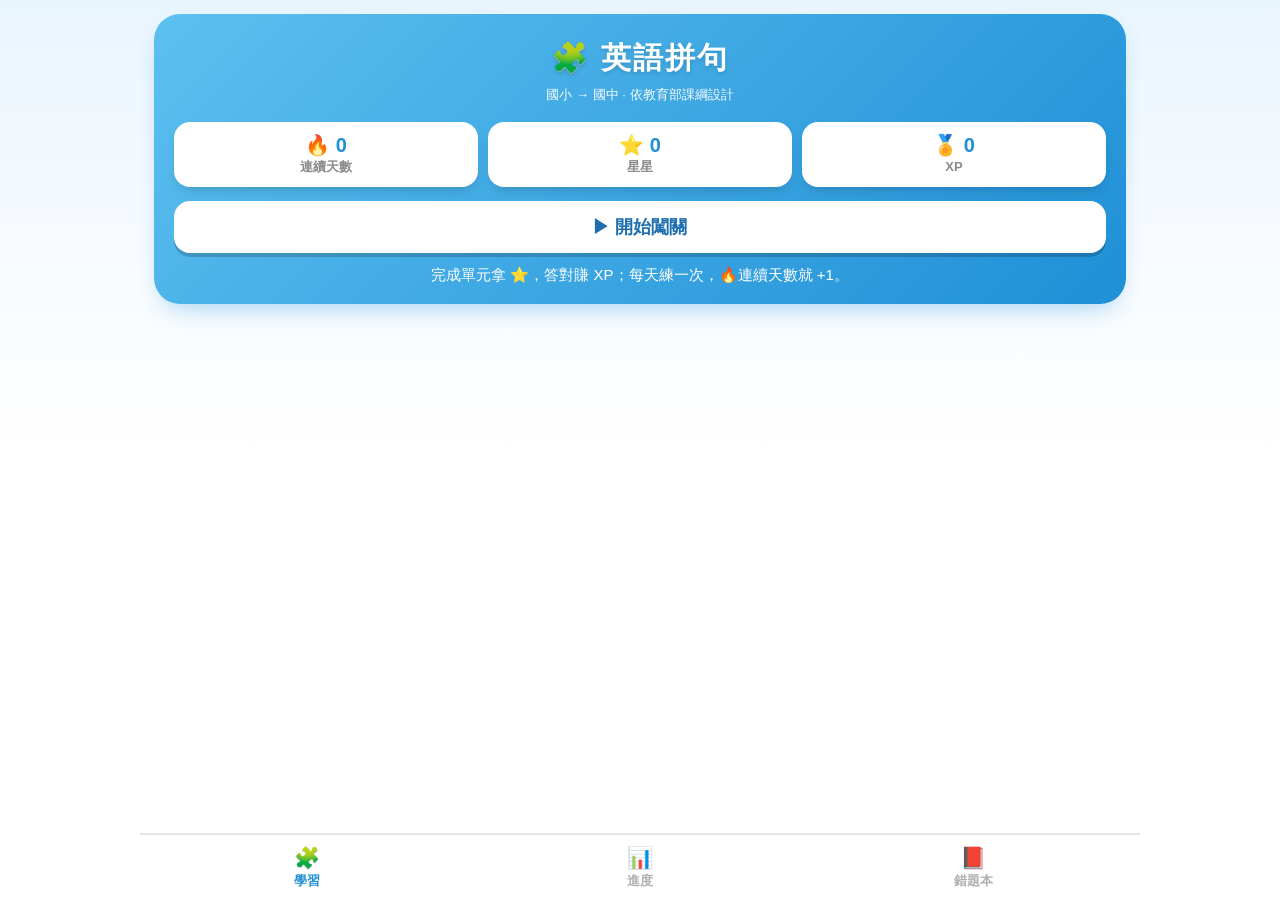
<file: _shell.html>
<!DOCTYPE html>
<html lang="zh-Hant">
<head>
<meta charset="UTF-8">
<meta name="viewport" content="width=device-width, initial-scale=1.0, maximum-scale=1.0, user-scalable=no">
<meta name="theme-color" content="#1f8fd6">
<link rel="manifest" href="manifest.json">
<link rel="apple-touch-icon" href="apple-touch-icon.png">
<meta name="apple-mobile-web-app-capable" content="yes">
<meta name="mobile-web-app-capable" content="yes">
<meta name="apple-mobile-web-app-status-bar-style" content="default">
<meta name="apple-mobile-web-app-title" content="英語拼句">
<title>英語拼句 · 國中文法</title>
<style>
  :root{
    --green:#58cc02; --green-d:#4caf00; --green-l:#d7ffb8;
    --blue:#5bc0eb; --red:#ff6b81; --gold:#ffb703;
    --brand:#1f8fd6; --brand-d:#177bbd;
    --ink:#3c3c3c; --gray:#e5e5e5; --gray-d:#afafaf; --bg:#fff;
  }
  *{box-sizing:border-box;-webkit-tap-highlight-color:transparent}
  html,body{margin:0;height:100%}
  body{
    font-family:-apple-system,"Segoe UI","PingFang TC","Microsoft JhengHei",sans-serif;
    color:var(--ink);background:linear-gradient(180deg,#e9f5fd 0,#f5faff 200px,#ffffff 460px);
    display:flex;flex-direction:column;align-items:center;overflow:hidden;user-select:none;
  }
  #app{width:100%;max-width:520px;height:100dvh;display:flex;flex-direction:column;position:relative;overflow:hidden}
  .screen{flex:1;overflow-y:auto;display:none;flex-direction:column}
  .screen.on{display:flex}
  .pad{padding:16px 18px 24px}
  .hdr{text-align:center;padding:20px 18px 6px}
  .hdr h1{font-size:24px;margin:0;color:var(--brand);letter-spacing:.5px}
  .hdr p{margin:5px 0 0;color:var(--gray-d);font-size:13px}
  .hero{margin:14px 14px 10px;border-radius:26px;padding:24px 20px 18px;color:#fff;text-align:center;
    background:linear-gradient(135deg,#5cc0f0 0,#1f8fd6 100%);
    box-shadow:0 12px 26px -10px rgba(31,143,214,.42)}
  .hero h1{margin:0;font-size:30px;font-weight:900;letter-spacing:2px;text-shadow:0 2px 4px rgba(0,0,0,.15)}
  .hero p{margin:7px 0 0;font-size:13px;opacity:.96}
  .hero .stats{display:flex;gap:10px;margin-top:18px}
  .hero .stats .st{flex:1;background:#fff;border-radius:16px;padding:11px 4px;
    box-shadow:0 6px 14px -6px rgba(0,0,0,.25)}
  .hero .stats .st b{display:block;font-size:20px;font-weight:900;color:#1f8fd6}
  .hero .stats .st small{font-size:13px;color:#8a8a8a;font-weight:600}

  /* ---- stage cards ---- */
  .card{position:relative;display:flex;align-items:center;gap:15px;border-radius:20px;padding:15px 16px;
    margin-bottom:15px;cursor:pointer;transition:transform .12s,box-shadow .12s;--c:#43a047;background:#fff;
    border:1px solid color-mix(in srgb,var(--c) 16%,#eee);
    box-shadow:0 12px 24px -14px color-mix(in srgb,var(--c) 75%,transparent),0 2px 5px rgba(0,0,0,.04)}
  .card:active{transform:translateY(2px);box-shadow:0 6px 12px -8px color-mix(in srgb,var(--c) 60%,transparent)}
  .card.cur{border:2px solid var(--c);background:color-mix(in srgb,var(--c) 6%,#fff)}
  .card.lockcard{cursor:default;background:#fbfbfb;border-color:#eee;box-shadow:0 3px 8px rgba(0,0,0,.03)}
  .ring{width:54px;height:54px;border-radius:17px;flex:none;display:grid;place-items:center;font-size:27px;
    color:#fff;background:linear-gradient(140deg,color-mix(in srgb,var(--c) 78%,#fff),var(--c));
    box-shadow:0 5px 12px -4px color-mix(in srgb,var(--c) 65%,transparent)}
  .card.lockcard .ring{background:#ededed;box-shadow:none;filter:grayscale(1);font-size:22px;opacity:.6}
  .ring i{display:contents}
  .card .info{flex:1;min-width:0}
  .card .info b{font-size:16.5px;display:block;font-weight:800;color:#363636}
  .card.lockcard .info b{color:#a2a2a2}
  .card .info small{font-size:13px;display:block;margin-top:3px;font-weight:600;color:#9c9c9c}
  .card .arw{font-size:24px;font-weight:800;color:var(--c)}

  /* ---- unit path ---- */
  .backbar{display:flex;align-items:center;gap:8px;padding:16px 16px 8px;font-weight:800;font-size:17px}
  .backbar button{font-size:26px;background:none;border:none;cursor:pointer;color:var(--gray-d);line-height:1;
    min-width:44px;min-height:44px;display:grid;place-items:center;margin-left:-8px}
  .path{padding:8px 16px 30px}
  .unode{display:flex;align-items:center;gap:13px;background:#fff;border-radius:18px;padding:13px 14px;
    margin-bottom:12px;box-shadow:0 3px 10px rgba(0,0,0,.05);border:1.5px solid #f2f2f2;--c:#7ac74f}
  .unode.open{cursor:pointer;transition:transform .1s,box-shadow .1s}
  .unode.open:active{transform:scale(.98)}
  .unode.cur{border:2px solid var(--c);box-shadow:0 4px 14px color-mix(in srgb,var(--c) 35%,transparent)}
  .unode .udot{width:50px;height:50px;border-radius:16px;flex:none;display:grid;place-items:center;
    font-size:25px;color:#fff;background:linear-gradient(140deg,color-mix(in srgb,var(--c) 80%,#fff),var(--c));
    box-shadow:0 5px 12px -4px color-mix(in srgb,var(--c) 65%,transparent)}
  .unode.lock .udot{background:#ededed;box-shadow:none;font-size:20px;filter:grayscale(1) opacity(.55)}
  .unode .ulab{flex:1;min-width:0}
  .unode .ulab b{font-size:15.5px;font-weight:800;display:block}
  .unode.lock .ulab b{color:#a6a6a6}
  .unode .ulab small{color:#707070;font-size:13px;display:block;margin-top:3px}
  .unode .ust{flex:none;font-weight:800}
  .unode .ust .st-star{color:var(--gold);letter-spacing:1px;font-size:14px}
  .unode .ust .st-go{background:var(--c);color:#fff;border-radius:13px;padding:6px 15px;font-size:13px;
    box-shadow:0 3px 0 color-mix(in srgb,var(--c) 60%,#000)}
  .unode .ust .st-lock{color:#d2d2d2;font-size:20px}

  /* ---- progress dashboard ---- */
  .big-ring{width:130px;height:130px;border-radius:50%;margin:6px auto 2px;display:grid;place-items:center;
    background:conic-gradient(var(--brand) var(--p),var(--gray) 0)}
  .big-ring i{width:104px;height:104px;border-radius:50%;background:#fff;display:grid;place-items:center;
    flex-direction:column;font-style:normal;text-align:center}
  .big-ring i b{font-size:28px;color:var(--brand)} .big-ring i small{color:var(--gray-d);font-size:13px}
  .kpis{display:flex;gap:10px;margin:14px 0}
  .kpi{flex:1;background:#fff;border:2px solid var(--gray);border-bottom-width:4px;border-radius:14px;
    padding:12px 6px;text-align:center}
  .kpi b{display:block;font-size:22px} .kpi small{color:var(--gray-d);font-size:13px}
  .sec-t{font-weight:800;margin:18px 0 8px;font-size:15px}
  .prow{background:#fff;border:1px solid #f0f0f0;border-radius:14px;padding:12px 14px;margin-bottom:11px;
    box-shadow:0 2px 6px rgba(0,0,0,.04)}
  .prow .pr-top{display:flex;justify-content:space-between;align-items:center;margin-bottom:8px}
  .prow .nm{font-weight:800;font-size:14.5px;display:flex;align-items:center;gap:7px}
  .prow .pc{color:var(--gray-d);font-weight:700;font-size:13px;flex:none}
  .prow .tb{height:12px;background:var(--gray);border-radius:6px;overflow:hidden}
  .prow .tb>i{display:block;height:100%;border-radius:6px;min-width:0;transition:width .4s}

  /* ---- mistakes ---- */
  .mist-hero{text-align:center;padding:10px 0 4px}
  .mist-hero .n{font-size:44px;font-weight:800;color:var(--red)}
  .mi{background:#fff;border:2px solid var(--gray);border-radius:12px;padding:10px 12px;margin-bottom:8px}
  .mi .zh{font-weight:700;font-size:15px}
  .mi .en{color:#6b6b6b;font-size:13.5px;margin-top:3px}
  .mi .box{float:right;font-size:13px;color:#fff;background:var(--gold);border-radius:8px;padding:2px 7px;font-weight:700}
  .empty{text-align:center;color:var(--gray-d);padding:50px 20px;font-size:14px;line-height:1.8}

  /* ---- lesson ---- */
  #lesson{padding:12px 16px 16px}
  .top{display:flex;align-items:center;gap:12px;margin-bottom:4px}
  .x{font-size:26px;color:var(--gray-d);background:none;border:none;cursor:pointer;line-height:1;
    min-width:44px;min-height:44px;display:grid;place-items:center}
  .bar{flex:1;height:14px;background:var(--gray);border-radius:8px;overflow:hidden}
  .bar>i{display:block;height:100%;background:var(--brand);border-radius:8px;width:0;transition:width .3s}
  .hearts{color:var(--red);font-weight:800;font-size:16px;min-width:34px;text-align:right}
  .qwrap{flex:1;display:flex;flex-direction:column;padding-top:14px}
  .qright{display:flex;flex-direction:column;flex:1;min-height:0}
  .qhint{display:flex;align-items:center;gap:8px;font-size:13px;color:var(--gray-d);margin-bottom:8px}
  .lchip{margin-left:auto;border:2px solid var(--blue);color:var(--blue);border-radius:20px;
    padding:3px 10px;font-size:13px;font-weight:700;cursor:pointer;background:#fff}
  .lchip.on{background:var(--blue);color:#fff}
  .speak{display:flex;align-items:center;gap:14px;margin-bottom:8px}
  .spk-btn{width:60px;height:60px;border-radius:16px;border:2px solid var(--blue);border-bottom-width:5px;
    background:var(--blue);color:#fff;font-size:26px;cursor:pointer;flex:none}
  .spk-btn:active{transform:translateY(2px);border-bottom-width:3px}
  .zh{font-size:22px;font-weight:700;line-height:1.4}
  .answer{margin-top:18px;min-height:96px;border:2px dashed #e0e0e0;border-radius:16px;background:#fafbf8;
    padding:13px;display:flex;flex-wrap:wrap;gap:9px;align-content:flex-start;position:relative}
  .answer:empty::before{content:"👇 點下方詞塊，依序排出句子";position:absolute;left:15px;top:16px;
    color:#a0a0a0;font-size:13px;font-weight:600}
  .bank{margin-top:22px;display:flex;flex-wrap:wrap;gap:10px;justify-content:center;min-height:56px}
  .tile{background:#fff;border:2px solid var(--gray);border-bottom-width:4px;border-radius:13px;
    padding:10px 15px;font-size:20px;cursor:pointer;transition:transform .06s;font-weight:600}
  .tile:active{transform:translateY(2px)}
  .tile.hole{background:var(--gray);border-color:var(--gray);color:transparent;pointer-events:none}
  .tile.punc{color:var(--gray-d)}
  .tile.glow{border-color:#e69500;background:#fff7e6;color:#b36b00;animation:glowpulse .6s ease-in-out 4}
  @keyframes glowpulse{0%,100%{box-shadow:0 0 0 0 rgba(230,149,0,.0);transform:none}
    50%{box-shadow:0 0 0 6px rgba(230,149,0,.28);transform:translateY(-2px)}}
  .check{margin-top:auto;padding-top:16px}
  .btn{width:100%;padding:15px;border:none;border-radius:16px;font-size:17px;font-weight:800;cursor:pointer;
    color:#fff;background:var(--gray-d);border-bottom:5px solid rgba(0,0,0,.18)}
  .btn.go{background:var(--brand);border-bottom-color:var(--brand-d)}
  .btn:disabled{opacity:.55} .btn:active{transform:translateY(2px);border-bottom-width:2px}
  .sheet{position:absolute;left:0;right:0;bottom:0;padding:18px 16px 22px;border-radius:22px 22px 0 0;
    transform:translateY(110%);transition:transform .25s;z-index:20}
  .sheet.show{transform:translateY(0)}
  .sheet.ok{background:var(--green-l)} .sheet.no{background:#ffdfe0}
  .sheet .hd{display:flex;align-items:center;gap:10px;font-weight:800;font-size:19px}
  .sheet.ok .hd{color:var(--green-d)} .sheet.no .hd{color:var(--red)}
  .sheet .sol{margin:8px 0 14px;font-size:15px}
  .shake{animation:sh .35s}
  @keyframes sh{0%,100%{transform:translateX(0)}20%,60%{transform:translateX(-7px)}40%,80%{transform:translateX(7px)}}

  /* ---- done ---- */
  #done{align-items:center;justify-content:center;text-align:center;padding:30px;gap:6px}
  #done .big{font-size:66px} #done h2{margin:4px 0;color:var(--brand)}
  #done .stat{display:flex;gap:14px;margin:16px 0 26px}
  #done .stat div{background:#fff;border:2px solid var(--gray);border-bottom-width:4px;border-radius:16px;padding:12px 20px}
  #done .stat b{display:block;font-size:24px} #done .stat small{color:var(--gray-d)}

  /* ---- bottom nav ---- */
  nav{display:flex;border-top:2px solid var(--gray);background:#fff}
  nav.hide{display:none}
  nav button{flex:1;background:none;border:none;padding:11px 0 10px;cursor:pointer;color:var(--gray-d);
    font-size:13px;font-weight:700;display:flex;flex-direction:column;align-items:center;gap:2px}
  nav button .ni{font-size:21px}
  nav button.act{color:var(--brand)}
  .badge{position:relative}
  .badge[data-n]:not([data-n="0"])::after{content:attr(data-n);position:absolute;top:-3px;right:50%;
    transform:translateX(18px);background:var(--red);color:#fff;font-size:13px;border-radius:9px;padding:0 5px;font-weight:800}

  /* 題目 emoji 輔助 */
  .qemoji{font-size:44px;text-align:center;line-height:1;margin-bottom:6px;min-height:0}
  .qemoji:empty{display:none}
  /* 已排入答題框的詞塊：藍色描邊區分 + 排入微動畫 */
  .answer .tile{border-color:var(--brand);background:#eaf6fd;color:#0d6ba8;animation:pop .14s ease}
  .tile.bad{border-color:var(--red)!important;background:#ffe9ec!important;color:var(--red)!important}
  @keyframes pop{0%{transform:scale(.7);opacity:.3}100%{transform:scale(1);opacity:1}}
  /* 提示鈕 + 檢查鈕並排 */
  .check{display:flex;gap:10px}
  .check .btn{flex:1;width:auto}
  .btn.hint{flex:none!important;padding:15px 16px;background:#fff;color:#e69500;
    border:2px solid var(--gold);border-bottom:5px solid #e0a000}
  /* 愛心用完彈窗 */
  .modal-wrap{position:absolute;inset:0;background:rgba(0,0,0,.45);display:none;
    align-items:center;justify-content:center;z-index:50;padding:24px}
  .modal-wrap.show{display:flex}
  .modal{background:#fff;border-radius:24px;padding:26px 22px;max-width:340px;width:100%;text-align:center;
    box-shadow:0 20px 44px rgba(0,0,0,.32);animation:pop .2s ease}
  .modal .m-emoji{font-size:52px}
  .modal .m-title{font-size:21px;font-weight:800;margin:8px 0 6px}
  .modal .m-msg{color:#888;font-size:13.5px;margin-bottom:20px;line-height:1.6}

  /* ===== 平板／橫式 寬螢幕自適應 ===== */
  @media (min-width:700px){
    #app{max-width:1000px}
    /* 首頁關卡卡片：雙欄 */
    #learn .pad{display:grid;grid-template-columns:1fr 1fr;column-gap:18px;align-content:start}
    /* 單元路徑：雙欄 */
    .path{display:grid;grid-template-columns:1fr 1fr;column-gap:16px;align-content:start}
    /* 進度／錯題本：置中不要拉太寬 */
    #progress .pad,#mistakes .pad{max-width:700px;margin:0 auto;width:100%}
    #progress .kpis .kpi b{font-size:24px}
    /* 課程：寬螢幕改「置中單欄(加寬)」，避免雙欄左側空蕩 */
    #lesson{align-items:center}
    #lesson .top,#lesson .qwrap{width:100%;max-width:660px}
    .qleft{text-align:center;margin-top:8px}
    .qleft .speak{justify-content:center;gap:16px}
    .qleft .spk-btn{width:72px;height:72px;font-size:32px}
    .qleft .zh{font-size:28px}
    .qemoji{font-size:56px;margin-bottom:10px}
    .answer{min-height:110px}
  }
</style>
</head>
<body>
<div id="app">

  <!-- 學習 -->
  <section id="learn" class="screen on"></section>

  <!-- 進度 -->
  <section id="progress" class="screen"></section>

  <!-- 錯題本 -->
  <section id="mistakes" class="screen"></section>

  <!-- 課程 -->
  <section id="lesson" class="screen">
    <div class="top">
      <button class="x" onclick="quit()">✕</button>
      <div class="bar"><i id="pbar"></i></div>
      <div class="hearts" id="hearts">❤ <span id="hp">5</span></div>
    </div>
    <div class="qwrap">
      <div class="qhint"><span id="qtag">把中文翻成英文</span>
        <span class="lchip" id="lchip" onclick="toggleListen()">👂 聽力</span></div>
      <div class="qleft">
        <div class="qemoji" id="qemoji"></div>
        <div class="speak"><button class="spk-btn" onclick="speakCur()">🔊</button>
          <div class="zh" id="zh"></div></div>
      </div>
      <div class="qright">
        <div class="answer" id="answer"></div>
        <div class="bank" id="bank"></div>
        <div class="check">
          <button class="btn hint" id="hintBtn" onclick="hint()">💡 提示</button>
          <button class="btn" id="checkBtn" onclick="check()" disabled>檢查</button>
        </div>
      </div>
    </div>
    <div class="sheet" id="sheet">
      <div class="hd" id="sheetHd"></div>
      <div class="sol" id="sheetSol"></div>
      <button class="btn go" onclick="nextQ()">繼續</button>
    </div>
  </section>

  <!-- 完成 -->
  <section id="done" class="screen">
    <div class="big" id="doneEmoji">🎉</div>
    <h2 id="doneTitle">完成！</h2>
    <div class="stat">
      <div><b id="dXp">0</b><small>經驗值</small></div>
      <div><b id="dAcc">0%</b><small>正確率</small></div>
    </div>
    <button class="btn go" style="max-width:260px" onclick="quit()">返回</button>
  </section>

  <!-- 愛心用完彈窗 -->
  <div id="modal" class="modal-wrap"><div class="modal">
    <div class="m-emoji">💛</div>
    <div class="m-title">愛心用完了！</div>
    <div class="m-msg">沒關係，休息一下～<br>要補滿愛心繼續，還是先離開？</div>
    <button class="btn go" onclick="modalContinue()">補滿愛心，繼續 ❤❤❤</button>
    <button class="btn" style="margin-top:10px;background:#eee;color:#777;border-bottom-color:#dcdcdc" onclick="modalQuit()">離開本關</button>
  </div></div>

  <!-- 底部分頁 -->
  <nav id="nav">
    <button id="navLearn" class="act" onclick="showTab('learn')"><span class="ni">🧩</span>學習</button>
    <button id="navProg" onclick="showTab('progress')"><span class="ni">📊</span>進度</button>
    <button id="navMist" class="badge" data-n="0" onclick="showTab('mistakes')"><span class="ni">📕</span>錯題本</button>
  </nav>
</div>

<script>
const STAGES = /*DATA*/[];
const $=s=>document.querySelector(s);
// 資料版本旗標：關卡結構變動(如插入國小關)時，清除舊的位置式進度避免錯位
const DATAVER="2026-elem7";
if(localStorage.getItem("pinjuVer")!==DATAVER){["pinju2","pinjuStat","pinjuMist"].forEach(k=>localStorage.removeItem(k));localStorage.setItem("pinjuVer",DATAVER);}

/* ===== 儲存 ===== */
const PROG=JSON.parse(localStorage.getItem("pinju2")||"{}");           // {key:{stars,xp}}
const STAT=Object.assign({answered:0,correct:0,streak:0,lastDay:"",days:{}},JSON.parse(localStorage.getItem("pinjuStat")||"{}"));
const MIST=JSON.parse(localStorage.getItem("pinjuMist")||"{}");        // {qid:{zh,t,d,cat,unit,box,wrong}}
const SET=Object.assign({listen:false},JSON.parse(localStorage.getItem("pinjuSet")||"{}"));
const saveP=()=>localStorage.setItem("pinju2",JSON.stringify(PROG));
const saveS=()=>localStorage.setItem("pinjuStat",JSON.stringify(STAT));
const saveM=()=>localStorage.setItem("pinjuMist",JSON.stringify(MIST));
const saveSet=()=>localStorage.setItem("pinjuSet",JSON.stringify(SET));

/* 攤平單元順序 */
let flat=[];
STAGES.forEach((s,si)=>s.units.forEach((u,ui)=>flat.push({si,ui,key:"s"+si+"u"+ui,unit:u})));
const uKey=(si,ui)=>"s"+si+"u"+ui;
const unitDone=(si,ui)=>!!PROG[uKey(si,ui)];
const unitOpen=(si,ui)=>ui===0||unitDone(si,ui-1);
const stageUnitsDone=si=>STAGES[si].units.filter((u,ui)=>unitDone(si,ui)).length;
const stageAllDone=si=>stageUnitsDone(si)===STAGES[si].units.length;
const stageOpen=si=>si===0||stageAllDone(si-1)||stageUnitsDone(si)>0||(SET.skipTo||0)>=si; /* 2026-10-13 SET.skipTo：使用者選擇跳關（PINJU_NAV） */
function activeMist(){return Object.keys(MIST).filter(k=>MIST[k].box<6);}

/* ===== 分頁 ===== */
function showTab(t){
  ["learn","progress","mistakes","lesson","done"].forEach(s=>$("#"+s).classList.toggle("on",s===t));
  $("#nav").classList.remove("hide");
  $("#navLearn").classList.toggle("act",t==="learn");
  $("#navProg").classList.toggle("act",t==="progress");
  $("#navMist").classList.toggle("act",t==="mistakes");
  if(t==="learn")renderLearn();
  if(t==="progress")renderProgress();
  if(t==="mistakes")renderMist();
}
function refreshBadge(){$("#navMist").setAttribute("data-n",activeMist().length);}

/* ===== 學習：關卡卡片 / 單元路徑 ===== */
let curStage=null;
function renderLearn(){
  refreshBadge();
  const L=$("#learn");
  if(curStage===null){
    let star=0,xp=0;Object.values(PROG).forEach(p=>{star+=p.stars;xp+=p.xp||0;});
    let h=`<div class="hero"><h1>🧩 英語拼句</h1><p>國小 → 國中 · 依教育部課綱設計</p>
      <div class="stats"><div class="st"><b>🔥 ${STAT.streak}</b><small>連續天數</small></div>
        <div class="st"><b>⭐ ${star}</b><small>星星</small></div>
        <div class="st"><b>🏅 ${xp}</b><small>XP</small></div></div></div><div class="pad" style="padding-top:8px">`;
    const curIdx=STAGES.findIndex((st,i)=>stageOpen(i)&&stageUnitsDone(i)<st.units.length);
    STAGES.forEach((s,si)=>{
      const tot=s.units.length,done=stageUnitsDone(si),pc=Math.round(done/tot*100);
      const lock=!stageOpen(si), cur=si===curIdx;
      h+=`<div class="card${lock?' lockcard':''}${cur?' cur':''}" style="--c:${s.color};--p:${pc}%" ${lock?'':`onclick="openStage(${si})"`}>
        <div class="ring"><i>${lock?'🔒':s.icon}</i></div>
        <div class="info"><b>第 ${si+1} 關 · ${s.title}</b>
          <small>${s.grade} · ${tot} 單元 · 完成 ${done}/${tot}</small></div>
        <div class="arw">${lock?'':'›'}</div></div>`;
    });
    h+=`</div>`;
    L.innerHTML=h;
  }else{
    const s=STAGES[curStage];
    let h=`<div class="backbar"><button onclick="closeStage()">‹</button>
      <span style="color:${s.color}">${s.icon} ${s.title}</span></div><div class="path">`;
    s.units.forEach((u,ui)=>{
      const open=unitOpen(curStage,ui),p=PROG[uKey(curStage,ui)];
      const cur=open&&!p;
      let st;
      if(p)st=`<span class="st-star">${"★".repeat(p.stars)}${"☆".repeat(3-p.stars)}</span>`;
      else if(open)st=`<span class="st-go">開始</span>`;
      else st=`<span class="st-lock">🔒</span>`;
      h+=`<div class="unode ${open?'open':'lock'} ${cur?'cur':''}" style="--c:${s.color}" ${open?`onclick="startUnit(${curStage},${ui})"`:''}>
        <div class="udot">${open?u.icon:'🔒'}</div>
        <div class="ulab"><b>${u.name}</b><small>${u.qs.length} 題 · ${u.cat}</small></div>
        <div class="ust">${st}</div></div>`;
    });
    const all=stageAllDone(curStage);
    h+=`<div class="unode ${all?'open cur':'lock'}" style="--c:#ff9f43" ${all?`onclick="startReviewStage(${curStage})"`:''}>
      <div class="udot">${all?'🎲':'🔒'}</div>
      <div class="ulab"><b>綜合複習</b><small>${all?'混合本關全部句型 · 隨機 15 題':'完成所有單元後解鎖'}</small></div>
      <div class="ust">${all?'<span class="st-go">挑戰</span>':'<span class="st-lock">🔒</span>'}</div></div>`;
    h+=`</div>`;
    L.innerHTML=h;
  }
}
function openStage(si){curStage=si;renderLearn();}
function closeStage(){curStage=null;renderLearn();}

/* ===== 進度總攬 ===== */
function renderProgress(){
  const totU=flat.length, doneU=flat.filter(f=>PROG[f.key]).length;
  const pc=Math.round(doneU/totU*100);
  let star=0,xp=0; Object.values(PROG).forEach(p=>{star+=p.stars;xp+=p.xp||0;});
  const acc=STAT.answered?Math.round(STAT.correct/STAT.answered*100):0;
  let h=`<div class="hdr"><h1>📊 我的進度</h1></div><div class="pad">
    <div class="big-ring" style="--p:${pc}%"><i><b>${pc}%</b><small>總完成度</small></i></div>
    <div class="kpis">
      <div class="kpi"><b>🔥 ${STAT.streak}</b><small>連續天數</small></div>
      <div class="kpi"><b>⭐ ${star}</b><small>星星</small></div>
      <div class="kpi"><b>🏅 ${xp}</b><small>XP</small></div>
    </div>
    <div class="kpis">
      <div class="kpi"><b>${STAT.answered}</b><small>累積作答</small></div>
      <div class="kpi"><b>${acc}%</b><small>正確率</small></div>
      <div class="kpi"><b>${activeMist().length}</b><small>待複習錯題</small></div>
    </div>
    <div class="sec-t">各關完成度</div>`;
  STAGES.forEach((s,si)=>{
    const tot=s.units.length,done=stageUnitsDone(si),p=Math.round(done/tot*100);
    h+=`<div class="prow"><div class="pr-top"><span class="nm">${s.icon} ${s.title}</span>
      <span class="pc">${done}/${tot}</span></div>
      <div class="tb"><i style="width:${p}%;background:${s.color}"></i></div></div>`;
  });
  h+=`</div>`;
  $("#progress").innerHTML=h;
}

/* ===== 錯題本 ===== */
function renderMist(){
  const keys=activeMist();
  let h=`<div class="hdr"><h1>📕 錯題本</h1></div><div class="pad">`;
  if(!keys.length){
    h+=`<div class="empty">🎉 目前沒有待複習的錯題！<br>答錯的題目會自動收進這裡，<br>連續答對幾次就會「畢業」移除。</div>`;
  }else{
    h+=`<div class="mist-hero"><div class="n">${keys.length}</div><div style="color:var(--gray-d)">題待複習</div></div>
      <button class="btn go" style="margin:10px 0 18px" onclick="startReviewMist()">開始複習錯題</button>`;
    keys.sort((a,b)=>MIST[a].box-MIST[b].box).forEach(k=>{
      const m=MIST[k];
      h+=`<div class="mi"><span class="box">第${m.box}盒</span>
        <div class="zh">${m.zh}</div><div class="en">${pretty(m.t)}</div></div>`;
    });
  }
  h+=`</div>`;
  $("#mistakes").innerHTML=h;
}

/* ===== 課程流程 ===== */
let mode="unit", qList=[], qIdx=0, origLen=0, hp=5, correct=0, xp=0, answer=[], curKeyInfo=null, badIdx=-1, qHinted=false;

function startUnit(si,ui){
  mode="unit"; curKeyInfo={si,ui,key:uKey(si,ui),unit:STAGES[si].units[ui]};
  qList=STAGES[si].units[ui].qs.map((q,i)=>tagQ(q,uKey(si,ui),i,STAGES[si].units[ui].name,STAGES[si].units[ui].cat));
  beginLesson();
}
function startReviewStage(si){
  mode="review";
  let pool=[];
  STAGES[si].units.forEach((u,ui)=>u.qs.forEach((q,i)=>pool.push(tagQ(q,uKey(si,ui),i,u.name,u.cat))));
  shuffle(pool); qList=pool.slice(0,15);
  beginLesson();
}
function startReviewMist(){
  mode="review";
  const keys=activeMist();
  keys.sort((a,b)=>MIST[a].box-MIST[b].box);
  qList=keys.slice(0,20).map(k=>{const m=MIST[k];return {_qid:k,zh:m.zh,t:m.t,d:m.d,cat:m.cat,unit:m.unit};});
  if(!qList.length){showTab("mistakes");return;}
  beginLesson();
}
function tagQ(q,key,i,unit,cat){return {_qid:key+"#"+i,zh:q.zh,t:q.t,d:q.d||[],cat:cat,unit:unit};}

function beginLesson(){
  qIdx=0; origLen=qList.length; hp=5; correct=0; xp=0;
  $("#hearts").style.visibility = mode==="review"?"hidden":"visible";
  $("#qtag").textContent = mode==="review"?"複習模式":"把中文翻成英文";
  $("#lchip").classList.toggle("on",SET.listen);
  ["learn","progress","mistakes","done"].forEach(s=>$("#"+s).classList.remove("on"));
  $("#lesson").classList.add("on"); $("#nav").classList.add("hide");
  loadQ();
}
function loadQ(){
  const q=qList[qIdx]; answer=[]; badIdx=-1; qHinted=false; updateHintBtn();
  q._tiles=shuffle([...q.t,...q.d].map((w,k)=>({w,id:k,taken:false})));
  applyListen(q); setQEmoji(q);
  $("#pbar").style.width=Math.min(qIdx/origLen*100,100)+"%";
  $("#hp").textContent=hp;
  $("#sheet").className="sheet";
  draw(); setTimeout(speakCur,350);
}
function applyListen(q){
  if(SET.listen){$("#zh").textContent="🎧 聽音檔，拼出英文句子";$("#zh").style.color="var(--gray-d)";}
  else{$("#zh").textContent=q.zh;$("#zh").style.color="";}
}
function draw(){
  const q=qList[qIdx],A=$("#answer"),B=$("#bank");A.innerHTML="";B.innerHTML="";
  answer.forEach((o,i)=>{const t=tile(o,()=>move(o,false));if(i===badIdx)t.classList.add("bad");A.appendChild(t);});
  q._tiles.forEach(o=>{
    if(o.taken){const hl=document.createElement("div");hl.className="tile hole";hl.textContent=o.w;B.appendChild(hl);return;}
    B.appendChild(tile(o,()=>move(o,true)));
  });
  const btn=$("#checkBtn"),ok=answer.length>0;btn.disabled=!ok;btn.classList.toggle("go",ok);
}
function tile(o,onTap){
  const d=document.createElement("div");
  d.className="tile"+(/^[.?!,]$/.test(o.w)?" punc":"");d.textContent=o.w;d.dataset.tid=o.id;
  let lp,fired=false;
  d.addEventListener("pointerdown",()=>{fired=false;lp=setTimeout(()=>{fired=true;speakWord(o.w);},450);});
  const cx=()=>clearTimeout(lp);
  d.addEventListener("pointerup",cx);d.addEventListener("pointercancel",cx);d.addEventListener("pointerleave",cx);
  d.addEventListener("click",()=>{if(fired){fired=false;return;}onTap();});
  return d;
}
function move(o,toAns){
  badIdx=-1;
  if(toAns){o.taken=true;answer.push(o);}else{o.taken=false;answer=answer.filter(x=>x!==o);}
  draw();
}
function check(){
  const q=qList[qIdx];
  const user=answer.map(o=>o.w).join(" ");
  const accepts=[q.t.join(" ")].concat(q.accept||[]);   // 支援多組正解
  const ok=accepts.includes(user);
  record(q,ok,qHinted);
  const s=$("#sheet");
  if(ok){
    playSound(true);
    if(qHinted){
      xp+=3;
      s.className="sheet ok show";
      $("#sheetHd").innerHTML="✅ 完成（靠提示）· +3 XP";
      $("#sheetSol").innerHTML=`<b>${pretty(q.t)}</b><div style="color:var(--gray-d);font-size:13px;margin-top:5px;line-height:1.5">💡 這題有用提示，先收進錯題本；之後自己拼對一次才算真的學會囉！</div>`;
      speakCur();
    }else{
      correct++;xp+=10;
      Ninja.gain(10,'pinju',{correct:1});   // 真的答對→灌進火影修行經驗
      s.className="sheet ok show";
      $("#sheetHd").innerHTML="✅ 答對了！ +10 XP";
      $("#sheetSol").innerHTML=`<b>${pretty(q.t)}</b>`;
      speakCur();
    }
  }else{
    playSound(false);
    if(mode!=="review"){hp--;$("#hp").textContent=hp;}
    // 標出第一個排錯的位置
    badIdx=-1;
    for(let i=0;i<Math.max(answer.length,q.t.length);i++){
      if((answer[i]&&answer[i].w||"")!==(q.t[i]||"")){badIdx=i;break;}
    }
    draw();
    $("#answer").classList.add("shake");setTimeout(()=>$("#answer").classList.remove("shake"),350);
    s.className="sheet no show";
    $("#sheetHd").innerHTML="❌ 正確答案是";
    const tip=badIdx>=0?`<div style="color:var(--red);font-size:13px;margin-top:5px">💡 第 ${badIdx+1} 個位置開始不對，紅色框就是要改的地方</div>`:"";
    $("#sheetSol").innerHTML=`<b>${pretty(q.t)}</b>${tip}`;
    if(mode!=="review")qList.push(q);          // 一般模式：答錯重排到尾端
    if(mode!=="review"&&hp<=0){setTimeout(showHeartsModal,550);}
  }
}
function record(q,ok,hinted){
  STAT.answered++; if(ok&&!hinted)STAT.correct++;   // 靠提示不計正確率
  const M=MIST[q._qid];
  if(!ok||hinted){                                   // 答錯 或 靠提示 → 進錯題本、之後再自己練
    MIST[q._qid]={zh:q.zh,t:q.t,d:q.d,cat:q.cat,unit:q.unit,box:1,wrong:(M?M.wrong:0)+(ok?0:1)};
  }else if(M){
    M.box++; if(M.box>=6)delete MIST[q._qid];         // 連續(自己)答對畢業
  }
  saveM();
}
function nextQ(){
  $("#sheet").className="sheet";qIdx++;
  if(qIdx>=qList.length){finish();return;}
  loadQ();
}
function localDay(dt){return dt.getFullYear()+"-"+String(dt.getMonth()+1).padStart(2,"0")+"-"+String(dt.getDate()).padStart(2,"0");}
function markStreak(){
  const d=new Date(),today=localDay(d);   // 用本地日期，避免凌晨(UTC)誤算連續天數
  if(STAT.lastDay!==today){
    const y=localDay(new Date(d.getTime()-864e5));
    STAT.streak = STAT.lastDay===y ? STAT.streak+1 : 1;
    STAT.lastDay=today;
  }
  STAT.days[today]=(STAT.days[today]||0)+correct;
  saveS();
}
function finish(){
  const total=qIdx, acc=Math.round(correct/total*100);
  markStreak();
  if(mode==="unit"){
    const stars=acc>=90?3:acc>=70?2:1, k=curKeyInfo.key;
    const prev=PROG[k]?.stars||0, pxp=PROG[k]?.xp||0;
    PROG[k]={stars:Math.max(prev,stars),xp:Math.max(pxp,xp)};
    saveP();
    $("#doneTitle").textContent="單元完成！";
    $("#doneEmoji").textContent=acc>=90?"🏆":acc>=70?"🎉":"💪";
  }else{
    $("#doneTitle").textContent="複習完成！";
    $("#doneEmoji").textContent="🎯";
  }
  $("#dXp").textContent=xp;$("#dAcc").textContent=acc+"%";
  ["learn","progress","mistakes","lesson"].forEach(s=>$("#"+s).classList.remove("on"));
  $("#done").classList.add("on"); $("#nav").classList.add("hide");
}
function quit(){try{speechSynthesis.cancel();}catch(e){} curStage=curKeyInfo?curKeyInfo.si:curStage; showTab("learn");}

/* ===== 聽力切換 ===== */
function toggleListen(){SET.listen=!SET.listen;saveSet();$("#lchip").classList.toggle("on",SET.listen);applyListen(qList[qIdx]);}

/* ===== 發音 + 音效 ===== */
function speakCur(){
  if(!window.speechSynthesis)return;
  const q=qList[qIdx];const txt=pretty(q.t).replace(/[?.!]/g,"");
  speechSynthesis.cancel();
  const u=new SpeechSynthesisUtterance(txt);u.lang="en-US";u.rate=.9;speechSynthesis.speak(u);
}
let AC=null;
function playSound(ok){
  try{AC=AC||new (window.AudioContext||window.webkitAudioContext)();
    if(AC.state==="suspended")AC.resume();
    const seq=ok?[[660,0],[880,.1]]:[[200,0]];
    seq.forEach(([f,t])=>{const o=AC.createOscillator(),g=AC.createGain();
      o.frequency.value=f;o.type=ok?"sine":"square";o.connect(g);g.connect(AC.destination);
      const s=AC.currentTime+t;g.gain.setValueAtTime(.001,s);g.gain.exponentialRampToValueAtTime(.25,s+.02);
      g.gain.exponentialRampToValueAtTime(.001,s+(ok?.18:.3));o.start(s);o.stop(s+(ok?.2:.32));});
  }catch(e){}
}

/* ===== utils ===== */
function pretty(t){return t.join(" ").replace(/\s+([?.!,])/g,"$1");}
function shuffle(a){for(let i=a.length-1;i>0;i--){const j=Math.floor(Math.random()*(i+1));[a[i],a[j]]=[a[j],a[i]];}return a;}

/* ===== emoji 圖示輔助 ===== */
const EMOJI={dog:"🐶",dogs:"🐶",cat:"🐱",cats:"🐱",bird:"🐦",birds:"🐦",fish:"🐟",elephant:"🐘",
 apple:"🍎",apples:"🍎",banana:"🍌",orange:"🍊",egg:"🥚",milk:"🥛",water:"💧",tea:"🍵",rice:"🍚",
 cookie:"🍪",cake:"🍰",lunch:"🍱",dinner:"🍽️",breakfast:"🍳",book:"📖",books:"📖",pen:"🖊️",pens:"🖊️",
 pencil:"✏️",pencils:"✏️",bag:"🎒",desk:"🪑",ball:"⚽",car:"🚗",bus:"🚌",bike:"🚲",train:"🚆",
 house:"🏠",home:"🏠",school:"🏫",park:"🏞️",store:"🏪",shop:"🏪",shops:"🏪",bank:"🏦",tree:"🌳",
 flower:"🌸",flowers:"🌸",sun:"☀️",sunny:"☀️",rain:"🌧️",rainy:"🌧️",cold:"🥶",hat:"🎩",dress:"👗",
 sister:"👧",brother:"👦",mother:"👩",mom:"👩",father:"👨",dad:"👨",teacher:"🧑‍🏫",student:"🧑‍🎓",
 friend:"🧑‍🤝‍🧑",friends:"🧑‍🤝‍🧑",doctor:"🧑‍⚕️",nurse:"👩‍⚕️",swim:"🏊",run:"🏃",sing:"🎤",dance:"💃",
 jump:"🤸",sleep:"😴",read:"📖",play:"🎮",happy:"😊",sad:"😢",tired:"😫",dollars:"💵",money:"💰",
 red:"🔴",blue:"🔵",green:"🟢",yellow:"🟡",black:"⚫",white:"⚪",star:"⭐",stars:"⭐"};
function setQEmoji(q){
  const el=$("#qemoji");
  if(SET.listen){el.textContent="";return;}
  let found="";
  for(const w of q.t){const k=w.toLowerCase().replace(/[^a-z']/g,"");if(EMOJI[k]){found=EMOJI[k];break;}}
  el.textContent=found;
}
/* ===== 單字發音（長按詞塊）===== */
function speakWord(w){
  if(!window.speechSynthesis||/^[.?!,]$/.test(w))return;
  speechSynthesis.cancel();
  const u=new SpeechSynthesisUtterance(w);u.lang="en-US";u.rate=.75;speechSynthesis.speak(u);
}
/* ===== 提示：高亮下一個正確詞塊（不代填），每題限1次，用了這題不計正確率 ===== */
function hint(){
  if(qHinted)return;                       // 每題限1次
  const q=qList[qIdx];
  const need=q.t[answer.length];
  if(need===undefined)return;
  const o=q._tiles.find(x=>!x.taken&&x.w===need);
  if(!o)return;
  qHinted=true; updateHintBtn();
  glowTile(o.id);                          // 只閃給你看，還是要自己點
}
function glowTile(tid){
  const el=document.querySelector('#bank [data-tid="'+tid+'"]');
  if(!el)return;
  el.classList.add("glow");
  el.scrollIntoView({block:"nearest",behavior:"smooth"});
  setTimeout(()=>{el&&el.classList.remove("glow");},2600);
}
function updateHintBtn(){
  const b=$("#hintBtn"); if(!b)return;
  b.disabled=qHinted;
  b.innerHTML=qHinted?"💡 已用提示":"💡 提示";
}
/* ===== 愛心用完彈窗 ===== */
function showHeartsModal(){$("#modal").classList.add("show");}
function modalContinue(){hp=5;$("#hp").textContent=hp;$("#modal").classList.remove("show");$("#sheet").className="sheet";nextQ();}
function modalQuit(){$("#modal").classList.remove("show");quit();}

if("serviceWorker" in navigator){navigator.serviceWorker.register("sw.js").catch(()=>{});}
renderLearn();
</script>
<!--ENG80_START-->
<style>
/* 2026-10-11 體驗提升 ENG80：首屏主 CTA＋怎麼得分說明、字級 15px、觸控 44px、對比、main */
#eng80-cta{margin-top:14px;text-align:center}
#eng80-cta .eng80-go{width:100%;min-height:52px;border:0;border-radius:16px;background:#fff;color:#1f6fb0;font-size:18px;font-weight:900;font-family:inherit;cursor:pointer;box-shadow:0 4px 0 rgba(0,0,0,.18)}
#eng80-cta .eng80-go:active{transform:translateY(2px);box-shadow:0 2px 0 rgba(0,0,0,.18)}
#eng80-cta .eng80-note{margin:10px 0 0;font-size:15px;line-height:1.55;opacity:1}
.card .info small,.ulab small,.kpi small{font-size:15px!important}
.card .info small{line-height:1.4}
#nav button{min-height:48px}
.backbar button{min-width:44px;min-height:44px}
.unode .st-go,.unode .st-star{font-size:14px}
.engwc-ov .engwc-sub,.engwc-ov .engwc-step>div>div{color:#5d5d68}
p[style*="opacity:.85"]{opacity:1!important}
.fabsafe-bar .engwc-home,.fabsafe-bar .engwc-help{min-height:44px}
.fabsafe-bar .engwc-help{min-width:44px}
</style>
<script>
(function(){
  if(window.__eng80)return; window.__eng80=1;
  function cta(){
    try{
      if(typeof curStage==='undefined'||curStage!==null)return;
      var hero=document.querySelector('#learn .hero');if(!hero||hero.querySelector('#eng80-cta'))return;
      var cur=document.querySelector('#learn .card.cur');
      var started=Object.keys(PROG||{}).length>0;
      var name=cur?(cur.querySelector('.info b')||{}).textContent:'';
      var d=document.createElement('div');d.id='eng80-cta';
      d.innerHTML='<button type="button" class="eng80-go">▶ '+(started?'繼續闖關':'開始闖關')+(name?'：'+name.split('·')[0].trim():'')+'</button><div class="eng80-note">完成單元拿 ⭐，答對賺 XP；每天練一次，🔥連續天數就 +1。</div>';
      d.querySelector('button').onclick=function(){var c=document.querySelector('#learn .card.cur')||document.querySelector('#learn .card:not(.lockcard)');if(c)c.click();};
      hero.appendChild(d);
    }catch(e){}
  }
  function init(){
    var a=document.getElementById('app');if(a&&!document.querySelector('main,[role=main]'))a.setAttribute('role','main');
    if(typeof renderLearn==='function'&&!window.__eng80r){var r=renderLearn;window.__eng80r=1;window.renderLearn=function(){var x=r.apply(this,arguments);cta();return x;};}
    cta();
  }
  if(document.readyState==='loading')document.addEventListener('DOMContentLoaded',init);else init();
})();
</script>
<!--ENG80_END-->
<!--PINJU_NAV_START-->
<style>
/* 2026-10-13 UI/UX 評比修正（冪等區塊，index.html 與 _shell.html 同步）：上鎖關卡說明＋跳關、作答頁顯示關卡單元、返回鍵、錯題本空狀態下一步 */
.lockcard{cursor:pointer}
.pj-where{margin:2px 16px 0;font-size:15px;font-weight:700;color:var(--gray-d,#555);text-align:center;white-space:nowrap;overflow:hidden;text-overflow:ellipsis}
.pj-sheet{position:fixed;inset:0;z-index:2147483000;background:rgba(0,0,0,.45);display:flex;align-items:flex-end;justify-content:center}
.pj-sheet>div{background:#fff;color:#222;width:100%;max-width:480px;border-radius:20px 20px 0 0;padding:20px 18px calc(18px + env(safe-area-inset-bottom));box-shadow:0 -8px 30px rgba(0,0,0,.2)}
.pj-sheet h3{margin:0 0 6px;font-size:1.15rem}
.pj-sheet p{margin:0 0 14px;color:#555;font-size:15px;line-height:1.55}
.pj-sheet .btn{margin-top:10px}
.pj-sheet .btn.alt{background:#eee;color:#555;border-bottom-color:#d6d6d6}
.pj-empty-go{display:block;max-width:280px;margin:16px auto 0}
</style>
<script>
(function(){
  if(window.__pjNav)return; window.__pjNav=1;
  var q1=function(s){return document.querySelector(s)};
  function on(id){var e=document.getElementById(id);return !!(e&&e.classList.contains('on'))}
  var restoring=false,pending=0,queue=[],pendT=0;
  function cur(){var s=history.state;return (s&&s.pj)?s:{pj:1,v:'learn',stage:null,d:0}}
  function travel(n){pending++;clearTimeout(pendT);pendT=setTimeout(flush,1200);history.go(n)}
  function flush(){pending=0;clearTimeout(pendT);var q=queue;queue=[];q.forEach(push)}
  function push(o){if(pending){queue.push(o);return}try{history.pushState(Object.assign({pj:1,d:cur().d+1},o),'')}catch(e){}}
  function repl(o){try{history.replaceState(Object.assign({},cur(),o),'')}catch(e){}}
  function sheet(html){var o=q1('.pj-sheet');if(o)o.remove();var w=document.createElement('div');w.className='pj-sheet';w.setAttribute('role','dialog');w.setAttribute('aria-modal','true');w.innerHTML='<div>'+html+'</div>';w.addEventListener('click',function(e){if(e.target===w||e.target.closest('[data-close]'))w.remove()});document.body.appendChild(w);var b=w.querySelector('button');if(b)b.focus();return w}

  /* ── 上鎖關卡：說明解鎖條件＋可以直接跳關 ── */
  document.addEventListener('click',function(e){
    var c=e.target.closest&&e.target.closest('#learn .card.lockcard');if(!c)return;
    var cards=[].slice.call(document.querySelectorAll('#learn .card')),si=cards.indexOf(c);if(si<1)return;
    var s=STAGES[si],p=STAGES[si-1],tot=p.units.length,done=stageUnitsDone(si-1);
    var w=sheet('<h3>🔒 第 '+(si+1)+' 關 · '+s.title+'（'+s.grade+'）還沒解鎖</h3>'+
      '<p>解鎖條件：完成第 '+si+' 關「'+p.title+'」全部 '+tot+' 個單元（目前 '+done+'/'+tot+'）。<br>如果這些句型你已經會了，可以直接從這一關開始；前面的關卡之後還是可以回去練。</p>'+
      '<button class="btn go" data-skip="'+si+'">直接從第 '+(si+1)+' 關開始</button>'+
      '<button class="btn alt" data-close="1">先不要，回去練第 '+si+' 關</button>');
    w.querySelector('[data-skip]').addEventListener('click',function(){
      SET.skipTo=Math.max(SET.skipTo||0,si);saveSet();w.remove();openStage(si);
    });
  });

  /* ── 作答頁顯示目前關卡／單元 ── */
  var _begin=window.beginLesson;
  window.beginLesson=function(){
    _begin.apply(this,arguments);
    var top=q1('#lesson .top'),el=q1('#pjWhere');
    if(top&&!el){el=document.createElement('div');el.id='pjWhere';el.className='pj-where';top.parentNode.insertBefore(el,top.nextSibling)}
    var t='';
    try{if(mode==='unit'&&curKeyInfo){t='第 '+(curKeyInfo.si+1)+' 關 · '+STAGES[curKeyInfo.si].title+'｜'+curKeyInfo.unit.name}
      else if(curStage!==null&&curStage!==undefined&&qList.length&&!qList[0]._qid){t='第 '+(curStage+1)+' 關 · '+STAGES[curStage].title+'｜綜合複習'}
      else t='📕 錯題複習'}catch(e){}
    if(el)el.textContent=t;
    if(restoring)return;
    var c=cur();if(c.v==='lesson'||c.v==='done')repl({v:'lesson'});else push({v:'lesson',stage:(typeof curStage==='number'?curStage:null)});
  };
  var _finish=window.finish;
  window.finish=function(){_finish.apply(this,arguments);if(cur().v==='lesson')repl({v:'done'})};

  /* ── 返回鍵：關卡、分頁、作答都寫進瀏覽紀錄 ── */
  var _show=window.showTab;
  window.showTab=function(t){
    _show.apply(this,arguments);
    if(restoring)return;
    if(t==='learn'){queue=[];var d=cur().d;if(d>0)travel(-d);if(typeof curStage==='number')push({v:'learn',stage:curStage});return}
    if((t==='progress'||t==='mistakes')&&cur().v!==t)push({v:t});
  };
  var _openStage=window.openStage;
  window.openStage=function(si){_openStage.apply(this,arguments);if(restoring)return;var c=cur();if(c.v==='learn'&&c.stage===si)return;push({v:'learn',stage:si})};
  var _closeStage=window.closeStage;
  window.closeStage=function(){_closeStage.apply(this,arguments);if(restoring)return;queue=[];var d=cur().d;if(d>0)travel(-d)};
  var _quit=window.quit;
  window.quit=function(){
    restoring=true;try{_quit.apply(this,arguments)}finally{restoring=false}
    var c=cur();if(c.v==='lesson'||c.v==='done'){if(c.d>0)travel(-1);else repl({v:'learn',stage:(typeof curStage==='number'?curStage:null)})}
  };
  function inLesson(){return on('lesson')}
  window.addEventListener('popstate',function(e){
    var st=(e.state&&e.state.pj)?e.state:{pj:1,v:'learn',stage:null,d:0};
    if(pending){pending--;if(!pending)flush();return}
    var lv=q1('.pj-sheet'),had=!!(lv&&lv.getAttribute('data-leave'));if(lv)lv.remove();
    var modal=q1('#modal.show');
    if(inLesson()&&st.v!=='lesson'){
      if(qIdx>0&&!had&&!modal){
        try{history.pushState(Object.assign({},st,{pj:1,v:'lesson',d:(st.d||0)+1}),'')}catch(_){}
        var w=sheet('<h3>要離開這一單元嗎？</h3><p>目前做到第 '+(qIdx+1)+' 題。離開後這一單元要從頭開始（答錯的題目已經收進錯題本）。</p><button class="btn go" data-close="1">繼續作答</button><button class="btn alt" data-quit="1">離開，回到單元列表</button>');
        w.setAttribute('data-leave','1');
        w.querySelector('[data-quit]').addEventListener('click',function(){w.remove();quit()});
        return;
      }
      if(modal)modal.classList.remove('show');
      restoring=true;try{_quit()}finally{restoring=false}
    }
    restoring=true;
    try{
      if(st.v==='lesson'||st.v==='done'){if(!inLesson()&&!on('done'))repl({v:'learn'})}
      else if(st.v==='progress'||st.v==='mistakes'){if(!on(st.v))showTab(st.v)}
      else{var want=(typeof st.stage==='number')?st.stage:null;if(!on('learn')||curStage!==want){curStage=want;showTab('learn')}}
    }finally{restoring=false}
  });
  (function(){var s=history.state;try{history.replaceState({pj:1,v:'learn',stage:null,d:(s&&s.pj)?(s.d||0):0},'')}catch(e){}})();

  /* ── 錯題本空狀態：給下一步 ── */
  var _mist=window.renderMist;
  window.renderMist=function(){
    _mist.apply(this,arguments);
    var em=q1('#mistakes .empty');
    if(em&&!q1('#pjMistGo')){em.insertAdjacentHTML('afterend','<button id="pjMistGo" class="btn go pj-empty-go" onclick="showTab(\'learn\')">去闖關練習 ›</button>')}
  };
})();
</script>
<!--PINJU_NAV_END-->
</body>
</html>
</file>
<file: ridgeline-ui.css>
/* ============================================================
   稜線 UI · 共用地基  ridgeline-ui.css   v3
   34 支 App 的共同底層。每支 <link> 這一份，最外層加一個 .theme-* 類別。
   四個錨點（統一）：稜線標記 · 破曉金峰頂 · Noto 字體 · 頁尾簽名區塊。
   一個變化：主題色（頭部底色＋主行動色），明暗兼具、12 選 1。
   ============================================================ */

:root{
  /* 六色盤 */
  --岩藍:#141E2B; --稜藍:#2C4459; --鋼藍:#6E8BA3;
  --雪白:#EEF3F6; --破曉金:#DE9A45; --紙背:#F7F3EC;

  /* 語意 token（淺色模式） */
  --bg:var(--紙背); --surface:#FFFFFF; --ink:var(--岩藍);
  --sub:var(--稜藍); --muted:#4F687D; --line:#E4DDCE; --gold:var(--破曉金);
  /* --muted 灰字：鋼藍同色相、只調明度（2026-10-20，原 var(--鋼藍) 對米白底只有 3.36）。
     淺色 #4F687D 對 #FBF8F1／#F7F3EC／#FFF ≥5.2；深色見下方 #7893A9 對 #14191E／#1C2228／#141E2B／#1B2838 ≥4.6 */

  /* 主題色（預設 steel；由 .theme-* 覆蓋）
     --hdr 頭部底色 · --on 頭部文字與標記色 · --accent 主行動 · --tint chip 淡底 */
  --hdr:#4E6E88; --on:#EEF3F6; --accent:#6688A2; --tint:#E6ECF0;

  --radius:10px; --radius-lg:14px;
  --font-title:'Noto Serif TC','Songti TC',serif;
  --font-body:'Noto Sans TC','PingFang TC','Microsoft JhengHei',sans-serif;
  --font-data:'IBM Plex Mono',ui-monospace,monospace;
}
@media(prefers-color-scheme:dark){
  :root{--bg:var(--岩藍);--surface:#1B2838;--ink:var(--雪白);--sub:#B9C6D2;--line:#2A3A4E;}
}
[data-theme-mode="dark"]{--bg:var(--岩藍);--surface:#1B2838;--ink:var(--雪白);--sub:#B9C6D2;--line:#2A3A4E;--muted:#7893A9;}
/* 深色灰字：跟活潑層米白／深底的切換條件一致（html[data-theme=dark]，或跟系統且沒設 data-theme）。
   :root:where() 特異度＝:root，App 自己在後面覆寫 --muted 的照樣贏。 */
@media(prefers-color-scheme:dark){:root:where(:not([data-theme])){--muted:#7893A9;}}
:root:where([data-theme="dark"]){--muted:#7893A9;}

/* ---------- 12 主題（加寬色域，明暗兼具） ---------- */
/* 深色頭部（反白文字與標記） */
.theme-steel  {--hdr:#4E6E88;--on:#EEF3F6;--accent:#6688A2;--tint:#E6ECF0;} /* 鋼藍 英語入口 */
.theme-lake   {--hdr:#1E6E8C;--on:#EEF3F6;--accent:#2E86A8;--tint:#E0EAF0;} /* 湖藍 題庫 */
.theme-pine   {--hdr:#2E8C6A;--on:#EEF3F6;--accent:#3EA47E;--tint:#E2F0EA;} /* 松綠 學測自然 */
.theme-slate  {--hdr:#3E7A88;--on:#EEF3F6;--accent:#4E92A2;--tint:#E4EEF0;} /* 遠山 旅遊 */
.theme-indigo {--hdr:#35508C;--on:#EEF3F6;--accent:#4A68A8;--tint:#E4E8F2;} /* 靛藍 商務 */
.theme-teal   {--hdr:#2C8C8C;--on:#EEF3F6;--accent:#3CA6A6;--tint:#E2F0F0;} /* 湖青 健康 */
.theme-clay   {--hdr:#B36A3E;--on:#EEF3F6;--accent:#C77E4E;--tint:#F3E7DD;} /* 陶赭 文化 */
.theme-heather{--hdr:#6B5A8C;--on:#EEF3F6;--accent:#8672A8;--tint:#ECE7F2;} /* 霧紫 學習・錯題 */
/* 淺色頭部（深文字與標記） */
.theme-sky    {--hdr:#E6F1FB;--on:#173A5A;--accent:#2E7BC4;--tint:#D6E7F6;} /* 晴空 單字 */
.theme-grass  {--hdr:#E9F3E0;--on:#2C4A20;--accent:#4C9A3F;--tint:#DCEBCF;} /* 草綠 會話・生活 */
.theme-plum   {--hdr:#F0E9F4;--on:#3C2A48;--accent:#7A4E8C;--tint:#E6DCEC;} /* 梅紫 句型 */
.theme-stone  {--hdr:#ECEBE4;--on:#33342C;--accent:#6B6E66;--tint:#E0DFD6;} /* 岩灰 生活工具 */

*{box-sizing:border-box;}
body{margin:0;background:var(--bg);color:var(--ink);font-family:var(--font-body);line-height:1.6;}

/* ---------- 稜線標記 ---------- */
/* 頭部標記：.ridge 用 var(--on)（深底反白、淺底深色）；峰頂恆為破曉金 */
.rl-mark{display:grid;place-items:center;width:42px;height:42px;border-radius:11px;flex:none;
  background:color-mix(in srgb,var(--on) 10%,transparent);}
.rl-glyph{width:26px;height:26px;}
.rl-appbar .rl-glyph .ridge{stroke:var(--on);}

/* ---------- App Bar：頭部＝主題色 ---------- */
.rl-appbar{display:flex;align-items:center;gap:14px;padding:14px 22px;background:var(--hdr);color:var(--on);}
.rl-appbar .rl-title{font-family:var(--font-title);font-weight:600;font-size:20px;line-height:1.1;}
.rl-appbar .rl-sub{font-size:12px;color:color-mix(in srgb,var(--on) 62%,transparent);margin-top:2px;letter-spacing:1px;}
.rl-appbar .rl-spacer{flex:1;}

/* ---------- 按鈕：主行動＝主題色（金不做按鈕） ---------- */
.rl-btn{font-family:var(--font-body);font-size:13px;font-weight:500;padding:8px 16px;border-radius:var(--radius);
  border:1.5px solid var(--accent);background:transparent;color:var(--accent);cursor:pointer;}
.rl-btn--primary{background:var(--accent);color:#fff;border-color:var(--accent);}
.rl-appbar .rl-btn{border-color:color-mix(in srgb,var(--on) 50%,transparent);color:var(--on);}
.rl-appbar .rl-btn--primary{background:color-mix(in srgb,var(--on) 16%,transparent);border-color:transparent;color:var(--on);}

/* ---------- 卡片 / chip / 連結 / 資料字 ---------- */
.rl-card{background:var(--surface);border:1px solid var(--line);border-radius:var(--radius-lg);padding:16px 18px;}
.rl-chip{display:inline-block;font-size:12px;font-weight:500;letter-spacing:.5px;padding:2px 10px;border-radius:999px;
  color:var(--accent);background:color-mix(in srgb,var(--accent) 15%,transparent);}
.rl-link{color:var(--accent);text-decoration:none;}
.rl-link:hover{text-decoration:underline;}
.rl-data{font-family:var(--font-data);font-size:12px;letter-spacing:1px;color:var(--muted);}

/* ============================================================
   頁尾簽名區塊 · 每一頁都要放（品牌鐵則）
   稜線標記 ｜ 金色直線 ｜「人生走稜，高低都是風景。」＋ Ridgeline · by Lucas
   深淺自適應：稜線隨頁面 --ink 反白，金線與峰頂恆為破曉金
   ============================================================ */
.rl-signature{padding:40px 22px 32px;border-top:1px solid var(--line);text-align:center;}
.rl-sig-row{display:inline-flex;align-items:center;gap:22px;text-align:left;}
.rl-sig-row .rl-sig-glyph{width:60px;height:60px;flex:none;}
.rl-sig-glyph .ridge{stroke:var(--ink);}
.rl-sig-rule{width:2px;height:64px;background:var(--破曉金);flex:none;border-radius:2px;}
.rl-sig-quote{margin:0;font-family:var(--font-title);font-weight:600;font-size:22px;line-height:1.35;
  letter-spacing:1px;color:var(--ink);}
.rl-sig-by{margin:16px 0 0;font-family:var(--font-body);font-size:13px;letter-spacing:6px;color:var(--muted);}
@media(max-width:480px){
  .rl-sig-row{gap:16px;}
  .rl-sig-row .rl-sig-glyph{width:48px;height:48px;}
  .rl-sig-quote{font-size:18px;}
  .rl-sig-rule{height:52px;}
}

/* ---------- 鐵則 ---------- */
/* 禁用：linear-gradient / box-shadow / filter:blur / 光暈 / 破曉金做非峰頂非簽名金線用途 / 主題與六色盤外顏色 */
/* 每頁必含：.rl-signature 頁尾簽名區塊 */
</file>
<file: lively-core.css>
/* =====================================================================
   活潑層 lively-core v1.0（2026-10-03，英語對外家族共用）
   來源：packages/lively/lively-core.css（由 sync_lively.py 複製進各 App，請改來源再重跑）
   三份檔案分工：
     lively-core.css   全家族共用（字型、彩帶、連對提示、頁首、浮動鈕整理、動畫）
     lively-engine.css 各群畫面結構的接法（vocab／conv／qbank…）
     lively-theme.css  各支淺色色票（--lv-btn／--lv-ink／--lv-acc／--lv-soft／--lv-soft2），腳本依主題色算出
   設計原則（老闆 2026-10-03）：米白為主、主色只用在重點、顏色不要太深 → 按鈕＝中淺色底＋同色相深色字。
   品牌層（頁首山形 PNG＋App 名、頁尾簽名）不動。外部資源：Nunito（OFL-1.1）、Fluent Emoji（MIT）、canvas-confetti（ISC）。
   退路：活潑層檔案沒載入時 App 回到原樣。
   ===================================================================== */

@font-face{font-family:"LvNum";font-style:normal;font-weight:800;font-display:swap;
  src:url(vendor/nunito/nunito-latin-800-normal.woff2) format("woff2");unicode-range:U+0000-00FF}
@font-face{font-family:"LvNum";font-style:normal;font-weight:900;font-display:swap;
  src:url(vendor/nunito/nunito-latin-900-normal.woff2) format("woff2");unicode-range:U+0000-00FF}

/* 語意色（全家族固定）：答對＝綠、答錯＝珊瑚紅、暖陽＝連續天數／星星 */
:root{
  --lv-ok:#1E7A4C;--lv-ok-k:#1E7A4C;--lv-ok-soft:#E3F4EA;--lv-ok-line:#7CC59E;
  --lv-no:#B3261E;--lv-no-k:#C8372D;--lv-no-soft:#FCE6E2;--lv-no-line:#E79A90;
  --lv-sun:#8A4B00;--lv-sun-soft:#FFF0D0;
  --lv-paper:#FBF8F1;--lv-card:#FFFFFF;--lv-line:#ECE5D6;--lv-text:#1F2933;--lv-muted:#6B6352;
}
html[data-theme="dark"],html[data-theme="dark"] body{
  --lv-ok:#6FD39C;--lv-ok-soft:#183427;--lv-ok-line:#2F6B4B;
  --lv-no:#FF9A8F;--lv-no-soft:#3A1F1C;--lv-no-line:#7A3A33;
  --lv-sun:#FFC960;--lv-sun-soft:#3A2C12;
  --lv-paper:#14191E;--lv-card:#1C2228;--lv-line:#2A323A;--lv-text:#E8EDF1;--lv-muted:#9AA7B2;
}
/* 有些群組的深色模式直接跟系統（不設 data-theme），同一組值再給一次 */
@media (prefers-color-scheme:dark){html:not([data-theme]),html:not([data-theme]) body{
  --lv-ok:#6FD39C;--lv-ok-soft:#183427;--lv-ok-line:#2F6B4B;
  --lv-no:#FF9A8F;--lv-no-soft:#3A1F1C;--lv-no-line:#7A3A33;
  --lv-sun:#FFC960;--lv-sun-soft:#3A2C12;
  --lv-paper:#14191E;--lv-card:#1C2228;--lv-line:#2A323A;--lv-text:#E8EDF1;--lv-muted:#9AA7B2;
}}

/* ---------- 頁首：淡主色底＋山丘剪影（山形 PNG 與 App 名不動） ---------- */
.rl-appbar{position:relative;overflow:hidden;background:var(--lv-soft)!important;--on:var(--lv-text);color:var(--lv-text)}
.rl-appbar::after{content:"";position:absolute;left:0;right:0;bottom:0;height:30px;pointer-events:none;background:var(--lv-soft2);opacity:.75;
  -webkit-mask:url("data:image/svg+xml,%3Csvg xmlns='http://www.w3.org/2000/svg' viewBox='0 0 400 60' preserveAspectRatio='none'%3E%3Cpath d='M0 60 L0 38 Q60 14 120 34 T250 30 T400 22 L400 60Z'/%3E%3C/svg%3E") bottom/100% 100% no-repeat;
          mask:url("data:image/svg+xml,%3Csvg xmlns='http://www.w3.org/2000/svg' viewBox='0 0 400 60' preserveAspectRatio='none'%3E%3Cpath d='M0 60 L0 38 Q60 14 120 34 T250 30 T400 22 L400 60Z'/%3E%3C/svg%3E") bottom/100% 100% no-repeat}
.rl-appbar > *{position:relative;z-index:1}
/* 副標原本是 62% 透明字，淡底上只有約 4.1 → 改實色灰 */
.rl-appbar .rl-sub{color:var(--lv-muted)}
/* 深色：頁首／頁尾山形換同資料夾的官方白色版（901 起的做法；不重新上色、只換官方檔） */
html[data-theme="dark"] .rl-appbar img.rl-glyph,html[data-theme="dark"] .rl-signature img.rl-sig-glyph{content:url(rl-mark-everest-white.png)}
@media (prefers-color-scheme:dark){html:not([data-theme]) .rl-appbar img.rl-glyph,html:not([data-theme]) .rl-signature img.rl-sig-glyph{content:url(rl-mark-everest-white.png)}}

/* 家族「安裝到桌面」按鈕（原本用品牌層破曉金 #DE9A45；品牌規範：品牌層的金不拿去做按鈕）→ 各支按鈕色 */
#rdgInstallBtn{background:var(--lv-btn)!important;color:var(--lv-ink)!important;border:0!important;box-shadow:0 4px 0 var(--lv-btn-d)!important}
/* 家族「📝 我的複習」浮動鈕與面板主按鈕（rvc 模組原本深紫）→ 收進色系 */
.rvc-fab,.rvc-primary{background:var(--lv-btn)!important;color:var(--lv-ink)!important;border-color:transparent!important;box-shadow:0 4px 0 var(--lv-btn-d)!important}

/* ---------- Fluent Emoji 圖示 ---------- */
.lv-ico{width:28px;height:28px;display:block}
.lv-ico-sm{width:24px;height:24px;display:block}
.lv-ico-inline{width:1.2em;height:1.2em;vertical-align:-.22em;display:inline-block}

/* ---------- 新手第一步卡（有接的 engine 才會出現） ---------- */
.lv-hero{margin-top:14px;padding:20px 18px 18px;border-radius:24px;background:linear-gradient(160deg,var(--lv-soft) 0%,var(--lv-sun-soft) 100%);box-shadow:0 0 0 1.5px var(--lv-line);text-align:center;color:var(--lv-text)}
.lv-hero .lv-hero-ico{width:64px;height:64px;margin:0 auto 6px;display:block}
.lv-hero h3{font-size:20px;font-weight:900;margin:2px 0 4px}
.lv-hero p{margin:0 0 14px;font-size:14px;color:var(--lv-muted)}
.lv-hero .lv-steps{display:flex;justify-content:center;gap:6px;margin:0 0 14px;font-size:12.5px;font-weight:700;flex-wrap:wrap}
.lv-hero .lv-steps span{background:var(--lv-card);border-radius:20px;padding:4px 10px;box-shadow:0 0 0 1px var(--lv-line)}
.lv-hero .lv-go{display:block;width:100%;border:0;border-radius:18px;padding:15px;font:inherit;font-size:18px;font-weight:800;cursor:pointer;
  background:var(--lv-btn);color:var(--lv-ink);box-shadow:0 5px 0 var(--lv-btn-d)}
.lv-hero .lv-go:active{transform:translateY(4px);box-shadow:0 1px 0 var(--lv-btn-d)}

/* ---------- 答對／答錯回饋 ---------- */
.lv-combo{position:fixed;left:50%;top:30%;z-index:2147483100;transform:translate(-50%,0);pointer-events:none;
  background:linear-gradient(90deg,#D9480F,#E8590C);color:#fff;/* 白字 ≥3.58（22px 粗體＝大字門檻 3） */
  font-weight:900;font-size:22px;padding:10px 22px;border-radius:30px;box-shadow:0 8px 24px rgba(217,72,15,.35);
  font-family:"LvNum",system-ui,"PingFang TC","Microsoft JhengHei",sans-serif;white-space:nowrap}
#lvConfetti{position:fixed;inset:0;width:100%;height:100%;pointer-events:none;z-index:2147483000}

@media (prefers-reduced-motion:no-preference){
  .lv-pop{animation:lvPop .42s cubic-bezier(.3,1.6,.5,1)}
  .lv-shake{animation:lvShake .4s ease}
  .lv-combo{animation:lvCombo 1.2s ease forwards}
  .lv-hero .lv-hero-ico{animation:lvBob 2.4s ease-in-out infinite}
  .lv-flame{animation:lvFlame 1.6s ease-in-out infinite;transform-origin:50% 90%}
  .lv-bump{animation:lvPop .5s cubic-bezier(.3,1.6,.5,1)}
}
@keyframes lvPop{0%{transform:scale(1)}40%{transform:scale(1.07)}100%{transform:scale(1)}}
@keyframes lvShake{0%,100%{transform:translateX(0)}20%{transform:translateX(-7px)}40%{transform:translateX(6px)}60%{transform:translateX(-4px)}80%{transform:translateX(3px)}}
@keyframes lvCombo{0%{opacity:0;transform:translate(-50%,16px) scale(.7)}18%{opacity:1;transform:translate(-50%,0) scale(1.08)}30%{transform:translate(-50%,0) scale(1)}80%{opacity:1}100%{opacity:0;transform:translate(-50%,-26px)}}
@keyframes lvBob{0%,100%{transform:translateY(0) rotate(-3deg)}50%{transform:translateY(-6px) rotate(3deg)}}
@keyframes lvFlame{0%,100%{transform:scale(1) rotate(-4deg)}50%{transform:scale(1.15) rotate(4deg)}}

/* ---------- 浮動鈕整理（家族共用模組 engwc／rvc／rdgInstall） ---------- */
body.lv-has-installbar #rdgInstall{display:none!important}
body:has(.engwc-ov.show) #onboardOverlay{visibility:hidden}
body:has(.overlay.show) .engwc-help,body:has(.overlay.show) .engwc-home,body:has(.overlay.show) .rvc-fab,body:has(.overlay.show) #rdgInstall,
body:has(.sheet-bg.show) .engwc-help,body:has(.sheet-bg.show) .engwc-home,body:has(.sheet-bg.show) .rvc-fab,body:has(.sheet-bg.show) #rdgInstall{display:none!important}
.engwc-start{background:var(--lv-btn)!important;color:var(--lv-ink)!important;box-shadow:0 4px 0 var(--lv-btn-d)}

/* =====================================================================
   作業簿版（2026-10-19，老闆選「A 清爽線條為底＋B 四線格與紅筆圈章，可以活潑一點」，九百系列全套用）
   共用零件，各 engine 只要在 lively.js 設定裡指定選擇器：
   - lines／linesLead：會按的東西一律線條圖示（Tabler，路徑在 lively.js）；彩色 Fluent 只當插圖
   - four：英文寫在四線格上（加 .lv-four；Andika 識字教學字體，a/g 是手寫寫法）
   - goalDone＋goalHost、resultHost＋resultPct（＋resultFns）：紅筆圈章
   - 底紋：淡淡的方格紙；頁首家族按鈕（設定／LINE／回報／⬅入口／❓）同一種外觀
   ===================================================================== */
@font-face{font-family:"LvWord";src:url(vendor/andika/andika-latin-700-normal.woff2) format("woff2");font-weight:700;font-display:swap;unicode-range:U+0000-024F}
@font-face{font-family:"LvWord";src:url(vendor/andika/andika-latin-400-normal.woff2) format("woff2");font-weight:400;font-display:swap;unicode-range:U+0000-024F}
html:not([data-theme="dark"]),html:not([data-theme="dark"]) body{
  --lv-pen:#D2382E; --lv-rule:#B8C6E0; --lv-grid:color-mix(in srgb,var(--lv-acc) 5%,transparent)}
html[data-theme="dark"],html[data-theme="dark"] body{
  --lv-pen:#FF7D70; --lv-rule:#4A5670; --lv-grid:rgba(255,255,255,.035)}
@media (prefers-color-scheme:dark){html:not([data-theme]),html:not([data-theme]) body{
  --lv-pen:#FF7D70; --lv-rule:#4A5670; --lv-grid:rgba(255,255,255,.035)}}

/* 方格紙 */
/* 各 engine 會用 background 簡寫設底色（會清掉 image），所以這裡用 html body 提高優先權 */
html body{background-image:linear-gradient(var(--lv-grid) 1px,transparent 1px),linear-gradient(90deg,var(--lv-grid) 1px,transparent 1px);background-size:22px 22px}

/* 線條圖示 */
.lv-line{width:1.25em;height:1.25em;fill:none;stroke:currentColor;stroke-width:1.9;stroke-linecap:round;stroke-linejoin:round;display:block;flex:none}
.lv-line-inline{display:inline-block;width:1.15em;height:1.15em;vertical-align:-.2em;margin:0 .3em}

/* 頁首家族按鈕：同一種外觀（白底、細框、底下一條厚度） */
.rl-appbar .ab-set,.rl-appbar .lineShareFab,.rl-appbar .reportFab,header .lineShareFab,header .reportFab{width:44px;height:44px;border-radius:13px;background:var(--lv-card);color:var(--lv-text);
  box-shadow:0 0 0 1.5px var(--lv-line),0 3px 0 var(--lv-line);display:flex;align-items:center;justify-content:center;font-size:20px}
.rl-appbar .reportFab,header .reportFab{color:var(--lv-muted)}
.reportFab svg path{fill:currentColor}
.lineShareFab svg{width:20px;height:20px}
.lineShareFab svg path{fill:#06C755}
/* 44px 按鈕＋原本 22px 內距會把 App 名稱擠成「國中英語 2…」（A1 回報）→ 手機上收窄內距與間距 */
@media (max-width:480px){html body .rl-appbar{padding-left:14px;padding-right:12px;gap:6px}}
.rl-appbar .ab-set:active,.lineShareFab:active,.reportFab:active{transform:translateY(2px);box-shadow:0 0 0 1.5px var(--lv-line),0 1px 0 var(--lv-line)}
/* FABSAFE 區塊自己寫了 box-shadow:none!important → 用 html body 提高優先權才蓋得回來（A4 回報） */
html body .fabsafe-bar .engwc-home,html body .fabsafe-bar .engwc-help{background:var(--lv-card)!important;color:var(--lv-text)!important;border:none!important;
  box-shadow:0 0 0 1.5px var(--lv-line),0 3px 0 var(--lv-line)!important;border-radius:13px!important;display:inline-flex;align-items:center;justify-content:center;gap:6px}
.fabsafe-bar .engwc-home{padding:0 14px 0 12px;font-size:14px!important}
.fabsafe-bar .engwc-help{font-size:20px!important;color:var(--lv-muted)!important}
.fabsafe-bar .engwc-home .lv-line{width:18px;height:18px}

/* 四線格（第三條＝基線用紅筆）：線位是用 Andika＋行高 1.5 量出來的，換字體要重量 */
.lv-four{font-family:"LvWord","LvNum",-apple-system,"Segoe UI",system-ui,sans-serif;font-weight:700;letter-spacing:.01em;
  line-height:1.5;padding:0 .3em;background-size:100% 1.5em;background-repeat:repeat-y;background-image:
    linear-gradient(transparent .32em,var(--lv-rule) .32em,var(--lv-rule) calc(.32em + 1.5px),transparent calc(.32em + 1.5px),
                    transparent .65em,var(--lv-rule) .65em,var(--lv-rule) calc(.65em + 1.5px),transparent calc(.65em + 1.5px),
                    transparent 1.13em,var(--lv-pen) 1.13em,var(--lv-pen) calc(1.13em + 1.5px),transparent calc(1.13em + 1.5px),
                    transparent 1.37em,var(--lv-rule) 1.37em,var(--lv-rule) calc(1.37em + 1.5px),transparent calc(1.37em + 1.5px))}

/* 紅筆圈章（宿主元素要 position:relative，engine 自己設） */
.lv-stamp{position:absolute;display:flex;flex-direction:column;align-items:center;justify-content:center;border-radius:50%;
  color:var(--lv-pen);border:2.5px solid var(--lv-pen);box-shadow:inset 0 0 0 2.5px var(--lv-card),inset 0 0 0 4px var(--lv-pen);
  background:color-mix(in srgb,var(--lv-card) 82%,transparent);font-weight:900;line-height:1.05;text-align:center;pointer-events:none;z-index:2}
.lv-stamp-goal{width:58px;height:58px;right:-14px;top:-12px;transform:rotate(-14deg);font-size:12px}
.lv-stamp-goal b{font-size:15px;letter-spacing:.06em}
.lv-stamp-result{width:106px;height:106px;right:6px;top:2px;transform:rotate(-12deg);font-family:"LvWord","LvNum",sans-serif}
.lv-stamp-result b{font-size:15px;letter-spacing:-.01em}
.lv-stamp-result span{font-size:13px;margin-top:3px;font-family:"LvNum",sans-serif}
.lv-stamp-soft{opacity:.85}
@media (prefers-reduced-motion:no-preference){
  .lv-stamp-goal{animation:lvStampG .5s cubic-bezier(.2,1.4,.4,1) both}
  .lv-stamp-result{animation:lvStampR .55s .15s cubic-bezier(.2,1.4,.4,1) both}
}
@keyframes lvStampG{0%{opacity:0;transform:rotate(-30deg) scale(2)}100%{opacity:1;transform:rotate(-14deg) scale(1)}}
@keyframes lvStampR{0%{opacity:0;transform:rotate(-28deg) scale(2.2)}100%{opacity:1;transform:rotate(-12deg) scale(1)}}
/* 收合說明（2026-10-19）：限制／注意事項／設計理由收成一行摘要，點開才看全文；安全紅線不要放進來 */
details.lv-fold>summary{cursor:pointer;list-style:none;display:flex;align-items:center;gap:8px;min-height:44px;font-weight:700;color:inherit}
details.lv-fold>summary::-webkit-details-marker{display:none}
details.lv-fold>summary>span{flex:1 1 auto;min-width:0;overflow-wrap:anywhere}
details.lv-fold>summary small{font-weight:400;color:var(--lv-muted)}
details.lv-fold>summary::after{content:"";flex:none;width:8px;height:8px;margin:0 4px 4px 0;border-right:2px solid currentColor;border-bottom:2px solid currentColor;transform:rotate(45deg);opacity:.55}
details.lv-fold[open]>summary::after{transform:rotate(-135deg);margin-bottom:-4px}
details.lv-fold>.lv-fold-body{margin-top:6px}
</file>
<file: lively-engine.css>
/* 活潑層 engine：pinju（903 英語拼句，多鄰國式拼句）
   來源：packages/lively/engines/pinju.css → 903 的 lively-engine.css
   原本：白底＋梅紫品牌色＋多鄰國飽和綠／紅／金，沒有深色模式（只有 --line 跟系統變深）。
   現在：米白＋淺主色；正解＝家族綠、答錯＝珊瑚紅、提示／錯位＝暖金（語意保留）；深色跟系統。
   多鄰國的「厚度」保留：詞塊、按鈕、關卡卡片都有底部厚邊。
   選擇器前綴 html:not([data-lv-off])：權重要壓過 App 的 :root 變數與 #app.theme-plum。 */

/* ---------- 把 App 原本的變數接到色票 ---------- */
html:not([data-lv-off]),html:not([data-lv-off]) body,html:not([data-lv-off]) #app{
  --bg:var(--lv-paper); --surface:var(--lv-card); --ink:var(--lv-text); --muted:var(--lv-muted); --sub:var(--lv-text);
  --line:var(--lv-line); --gray:var(--lv-line); --gray-d:var(--lv-muted);
  --brand:var(--lv-acc); --brand-d:var(--lv-acc); --accent:var(--lv-acc); --tint:var(--lv-soft);
  --green:var(--lv-ok-k); --green-d:var(--lv-ok); --green-l:var(--lv-ok-soft);
  --red:var(--lv-no); --blue:var(--lv-btn);   /* 紅字也會出現在淡紅面板上，用較深的 --lv-no（≥4.5） */
  --gold:#E3A21A;                     /* 星星／提示框的暖金（裝飾用，不承載文字） */
  --pj-mixk:#10161C;                  /* 關卡色調深當文字用：淺色往黑混、深色往白混 */
  --pj-tile-d:color-mix(in srgb,var(--lv-line) 62%,var(--lv-muted));
}
@media (prefers-color-scheme:dark){
  html:not([data-lv-off]):not([data-theme]),html:not([data-lv-off]):not([data-theme]) body,html:not([data-lv-off]):not([data-theme]) #app{
    --pj-mixk:#FFFFFF; --red:var(--lv-no); --pj-tile-d:color-mix(in srgb,var(--lv-line) 55%,#000);
  }
}
html[data-theme="dark"],html[data-theme="dark"] body,html[data-theme="dark"] #app{
  --pj-mixk:#FFFFFF; --red:var(--lv-no); --pj-tile-d:color-mix(in srgb,var(--lv-line) 55%,#000);
}
html,body{background:var(--lv-paper)}
body{color:var(--lv-text)}
/* 頁首副標：ridgeline-ui 用 62% 透明的字，在淡主色底上只有 4.1 → 改實色 muted（只改顏色，不改內容） */
.rl-appbar .rl-sub{color:var(--lv-muted)}

/* 數字、英文詞塊用圓體（Nunito 只含拉丁字，中文自動退回系統字） */
.hero .stats .st b,.kpi b,.big-ring i b,#done .stat b,.hearts,.mist-hero .n,.tile,#sheetSol b,.mi .en,.badge[data-n]::after{
  font-family:"LvNum",-apple-system,"Segoe UI",system-ui,"PingFang TC","Microsoft JhengHei",sans-serif}

/* ---------- 首頁：統計＋關卡卡片 ---------- */
.hero{background:var(--lv-soft);border-radius:20px;box-shadow:inset 0 0 0 1.5px var(--lv-soft2)}
.hero .stats .st{background:var(--lv-card);border:0;border-radius:16px;box-shadow:0 0 0 1.5px var(--lv-line),0 3px 0 var(--lv-line)}
.hero .stats .st b{color:var(--lv-text);font-weight:900}
.hero .stats .st small,.kpi small,#done .stat small{color:var(--lv-muted)}
.hdr h1{color:var(--lv-text)}
.card{background:var(--lv-card);border:1.5px solid color-mix(in srgb,var(--c) 28%,var(--lv-line));
  box-shadow:0 4px 0 color-mix(in srgb,var(--c) 22%,var(--lv-line));border-radius:20px}
.card:active{transform:translateY(3px);box-shadow:0 1px 0 color-mix(in srgb,var(--c) 22%,var(--lv-line))}
.card.cur{border:2px solid color-mix(in srgb,var(--c) 70%,var(--lv-card));background:color-mix(in srgb,var(--c) 7%,var(--lv-card));
  box-shadow:0 4px 0 color-mix(in srgb,var(--c) 45%,var(--lv-card))}
.card.lockcard{background:transparent;border-color:var(--lv-line);box-shadow:none}
.ring,.unode .udot{background:color-mix(in srgb,var(--c) 24%,var(--lv-card));color:var(--lv-text);
  box-shadow:inset 0 0 0 2px color-mix(in srgb,var(--c) 38%,var(--lv-card)),0 3px 0 color-mix(in srgb,var(--c) 45%,var(--lv-card))}
.card.lockcard .ring,.unode.lock .udot{background:var(--lv-line);box-shadow:none}
.card .info b{color:var(--lv-text)}
.card .info small,.unode .ulab small{color:var(--lv-muted)}
.card.lockcard .info b,.unode.lock .ulab b{color:var(--lv-muted)}
.card .arw{color:color-mix(in srgb,var(--c) 60%,var(--pj-mixk))}

/* ---------- 單元路徑 ---------- */
.backbar span[style]{color:var(--lv-text)!important}
.backbar button{color:var(--lv-muted)}
.unode{background:var(--lv-card);border:1.5px solid var(--lv-line);border-radius:18px;box-shadow:0 3px 0 var(--lv-line)}
.unode.cur{border:2px solid color-mix(in srgb,var(--c) 70%,var(--lv-card));box-shadow:0 4px 0 color-mix(in srgb,var(--c) 45%,var(--lv-card))}
.unode.lock{background:transparent;box-shadow:none}
.unode .ust .st-go{background:color-mix(in srgb,var(--c) 22%,var(--lv-card));color:color-mix(in srgb,var(--c) 42%,var(--pj-mixk));
  box-shadow:0 0 0 1.5px color-mix(in srgb,var(--c) 40%,var(--lv-card)),0 3px 0 color-mix(in srgb,var(--c) 40%,var(--lv-card))}
.unode .ust .st-lock{color:var(--lv-muted);opacity:.6}

/* ---------- 進度 ---------- */
.big-ring{background:conic-gradient(var(--lv-btn) var(--p),var(--lv-line) 0)}
.big-ring i{background:var(--lv-card)}
.big-ring i b{color:var(--lv-acc)}
.kpi{background:var(--lv-card);border:2px solid var(--lv-line);border-bottom-width:4px;border-radius:16px}
.prow{background:var(--lv-card);border:1.5px solid var(--lv-line);border-radius:16px}
.prow .tb{background:var(--lv-line)}
.sec-t{color:var(--lv-text)}

/* ---------- 錯題本 ---------- */
.mi{background:var(--lv-card);border:2px solid var(--lv-line);border-radius:14px}
.mi .en{color:var(--lv-muted)}
.mi .box{background:var(--lv-sun-soft);color:var(--lv-sun)}

/* ---------- 作答 ---------- */
.bar{background:var(--lv-line)}
.bar>i{background:var(--lv-btn)}
.qhint{color:var(--lv-muted)}
.lchip{background:var(--lv-card);border-color:var(--lv-btn);color:var(--lv-acc)}
.lchip.on{background:var(--lv-btn);border-color:var(--lv-btn);color:var(--lv-ink)}
.spk-btn{background:var(--lv-btn);border-color:var(--lv-btn);border-bottom-color:var(--lv-btn-d);color:var(--lv-ink)}
.answer{border-color:var(--lv-soft2);background:color-mix(in srgb,var(--lv-soft) 55%,var(--lv-card))}
.answer:empty::before{color:var(--lv-muted)}
.tile{background:var(--lv-card);color:var(--lv-text);border-color:var(--lv-line);border-bottom-color:var(--pj-tile-d);font-weight:800}
.tile.hole{background:var(--lv-line);border-color:var(--lv-line);color:transparent}
.tile.punc{color:var(--lv-muted)}
.answer .tile{border-color:var(--lv-btn);border-bottom-color:var(--lv-btn-d);background:var(--lv-soft);color:var(--lv-acc)}
/* 錯位（第一個排錯的詞塊）＝珊瑚紅 */
.tile.bad{border-color:var(--lv-no-k)!important;background:var(--lv-no-soft)!important;color:var(--lv-no)!important}
/* 答對：答案列詞塊整排轉綠 */
#lesson:has(.sheet.ok.show) .answer .tile{border-color:var(--lv-ok-line);border-bottom-color:var(--lv-ok-k);background:var(--lv-ok-soft);color:var(--lv-ok)}
/* 提示閃爍＝暖金 */
.tile.glow{border-color:var(--gold);border-bottom-color:#C98A0A;background:var(--lv-sun-soft);color:var(--lv-sun)}

/* 按鈕：中淺色底＋深色字、底部厚邊 */
.btn{background:var(--lv-line);color:var(--lv-muted);border-bottom:5px solid var(--pj-tile-d);border-radius:18px}
.btn.go{background:var(--lv-btn);color:var(--lv-ink);border-bottom-color:var(--lv-btn-d)}
.btn.hint{background:var(--lv-card);color:var(--lv-sun);border:2px solid var(--gold);border-bottom:5px solid #C98A0A}
/* 結果面板：答對綠、答錯珊瑚紅（按鈕跟著面板語意色） */
.sheet.ok{background:var(--lv-ok-soft);box-shadow:0 -2px 0 var(--lv-ok-line)}
.sheet.no{background:var(--lv-no-soft);box-shadow:0 -2px 0 var(--lv-no-line)}
.sheet.ok .hd{color:var(--lv-ok)}
.sheet.no .hd{color:var(--lv-no)}
.sheet .sol{color:var(--lv-text)}
.sheet.ok .btn.go{background:#7DD3A0;color:#0B3B22;border-bottom-color:#4FAF78}
.sheet.no .btn.go{background:#F3A497;color:#5A130E;border-bottom-color:#D9776A}
.sheet .hd .lv-pj-mark{display:inline-block}   /* 活潑層彈跳／搖晃掛在這個標記上（transform 對 inline 無效） */
.hearts{color:var(--red)}

/* ---------- 完成 ---------- */
#done h2{color:var(--lv-text)}
#done .stat div{background:var(--lv-card);border:2px solid var(--lv-line);border-bottom-width:4px}

/* ---------- 底部選單 ---------- */
nav{background:var(--lv-card);border-top:1.5px solid var(--lv-line)}
nav button{color:var(--lv-muted)}
nav button .ni{display:flex;align-items:center;justify-content:center;width:46px;height:28px;border-radius:14px;transition:background .2s}
nav button.act{color:var(--lv-acc)}
nav button.act .ni{background:var(--lv-soft)}
.badge[data-n]:not([data-n="0"])::after{background:var(--lv-no-k);color:#fff}

/* ---------- 彈窗、安裝列 ---------- */
.modal{background:var(--lv-card);color:var(--lv-text);border-color:var(--lv-line)}
.modal .m-msg{color:var(--lv-muted)}
.modal .btn:not(.go){background:var(--lv-card)!important;color:var(--lv-text)!important;border:1.5px solid var(--lv-line)!important;border-bottom:5px solid var(--lv-line)!important}
#installBar .install-btn{background:var(--lv-btn);color:var(--lv-ink);box-shadow:0 4px 0 var(--lv-btn-d)}
#installBar .install-btn.sec{background:var(--lv-soft);color:var(--lv-acc);box-shadow:0 0 0 1.5px var(--lv-soft2),0 4px 0 var(--lv-soft2)}
#installBar .install-tip{background:var(--lv-sun-soft);border-color:var(--lv-line);color:var(--lv-text)}
#installBar .install-x{color:var(--lv-acc)}

/* ---------- 品牌層：深色時山形換同資料夾的白色版（同 901 作法，不改內容） ---------- */
@media (prefers-color-scheme:dark){
  html:not([data-theme]) .rl-appbar img.rl-glyph,html:not([data-theme]) .rl-signature img.rl-sig-glyph{content:url(rl-mark-everest-white.png)}
}
html[data-theme="dark"] .rl-appbar img.rl-glyph,html[data-theme="dark"] .rl-signature img.rl-sig-glyph{content:url(rl-mark-everest-white.png)}

/* 主按鈕與目前關卡輕呼吸 */
@media (prefers-reduced-motion:no-preference){
  .check .btn.go:not(:disabled){animation:lvBreath 2.8s ease-in-out infinite}
  .check .btn.go:active{animation:none}
  nav button.act .ni{animation:lvPop .4s cubic-bezier(.3,1.6,.5,1)}
}
@keyframes lvBreath{0%,100%{box-shadow:0 0 0 0 transparent}50%{box-shadow:0 0 0 7px color-mix(in srgb,var(--lv-btn) 24%,transparent)}}

/* =====================================================================
   作業簿版（2026-10-19；共用零件在 lively-core.css，這裡只放拼句自己的位置）
   ===================================================================== */
/* 底部選單：線條圖示，選中那格填淡色 */
nav button .ni .lv-line{width:24px;height:24px}
nav button.act .ni .lv-line{stroke-width:2.2}
/* 首頁主按鈕「▶ 開始闖關」：原本白底藍字＋深陰影 → 家族主按鈕（中淺色底＋深色字、有厚度） */
html #eng80-cta .eng80-go{background:var(--lv-btn);color:var(--lv-ink);box-shadow:0 4px 0 var(--lv-btn-d)}
html #eng80-cta .eng80-go:active{box-shadow:0 1px 0 var(--lv-btn-d)}
#eng80-cta .eng80-go .lv-line-inline{margin-left:0}
/* 上鎖的關卡／單元：線條鎖頭（灰） */
.lv-pj-lock .lv-line{width:24px;height:24px;color:var(--lv-muted)}
.card.lockcard .ring:has(.lv-pj-lock),.unode.lock .udot:has(.lv-pj-lock){filter:none;opacity:1;background:var(--lv-paper);box-shadow:inset 0 0 0 1.5px var(--lv-line)}
.unode .ust .st-lock.lv-pj-lock{opacity:1}
.unode .ust .st-lock .lv-line{width:20px;height:20px}
/* 作答頁：✕ 離開、🔊 發音、👂 聽力、💡 提示 */
#lesson .top .x.lv-has-line{width:44px;height:44px;display:flex;align-items:center;justify-content:center;color:var(--lv-muted)}
#lesson .top .x .lv-line{width:26px;height:26px}
.spk-btn.lv-has-line{display:flex;align-items:center;justify-content:center}
.spk-btn .lv-line{width:30px;height:30px;stroke-width:2.1}
.lchip .lv-line-inline{margin-left:0}
#hintBtn .lv-line-inline{margin-left:0;color:var(--gold)}
/* 四線格：排好的英文句子（短句才有；.lv-four 由 engines/pinju.js 加） */
#sheetSol b.lv-pj-four{font-family:"LvWord","LvNum",-apple-system,"Segoe UI",system-ui,sans-serif;display:inline-block;min-width:60%;box-sizing:border-box;font-size:24px;padding:0 .35em;margin:2px 0 4px;color:var(--lv-text)}
/* 完成頁：紅筆圈章蓋在獎盃右邊，不擋數字 */
#done .big{position:relative}
#done .big > .lv-stamp{right:auto;left:calc(100% + 18px);top:-6px}
#done .big > .lv-stamp b{font-size:15px}
/* 安裝列按鈕的線條圖示 */
#installBar .install-btn .lv-line-inline{margin-left:0}
/* 頁首 LINE／回報：觸控目標補到 44px（核心給 40px） */
html .rl-appbar .lineShareFab,html .rl-appbar .reportFab{width:44px;height:44px}
/* 頁首工具列（⬅ 入口／❓）：FABSAFE 用 !important 拿掉了陰影 → 補回家族按鈕的細框＋厚度 */
html body .fabsafe-bar .engwc-home,html body .fabsafe-bar .engwc-help{box-shadow:0 0 0 1.5px var(--lv-line),0 3px 0 var(--lv-line)!important;min-height:44px;min-width:44px}
</file>
<file: lively-theme.css>
/* 由 packages/lively/sync_lively.py 產生，請勿手改（改 apps.json 再重跑）。
   903_englishS｜主題色相來源 #1f8fd6｜engine=pinju｜level=full */
:root{--lv-engine:pinju;--lv-level:full}
html:not([data-theme="dark"]),html:not([data-theme="dark"]) body{
  --lv-btn:#61B2E5;--lv-btn-d:#3191CE;--lv-ink:#0C3955;--lv-acc:#1A6EA2;
  --lv-soft:#E4F2FB;--lv-soft2:#C7E0F0;
}
html[data-theme="dark"],html[data-theme="dark"] body{
  --lv-btn:#61B2E5;--lv-btn-d:#3191CE;--lv-ink:#0C3955;--lv-acc:#50A9E2;
  --lv-soft:#253641;--lv-soft2:#375162;
}
@media (prefers-color-scheme:dark){html:not([data-theme]),html:not([data-theme]) body{
  --lv-acc:#50A9E2;--lv-soft:#253641;--lv-soft2:#375162;
}}
</file>
